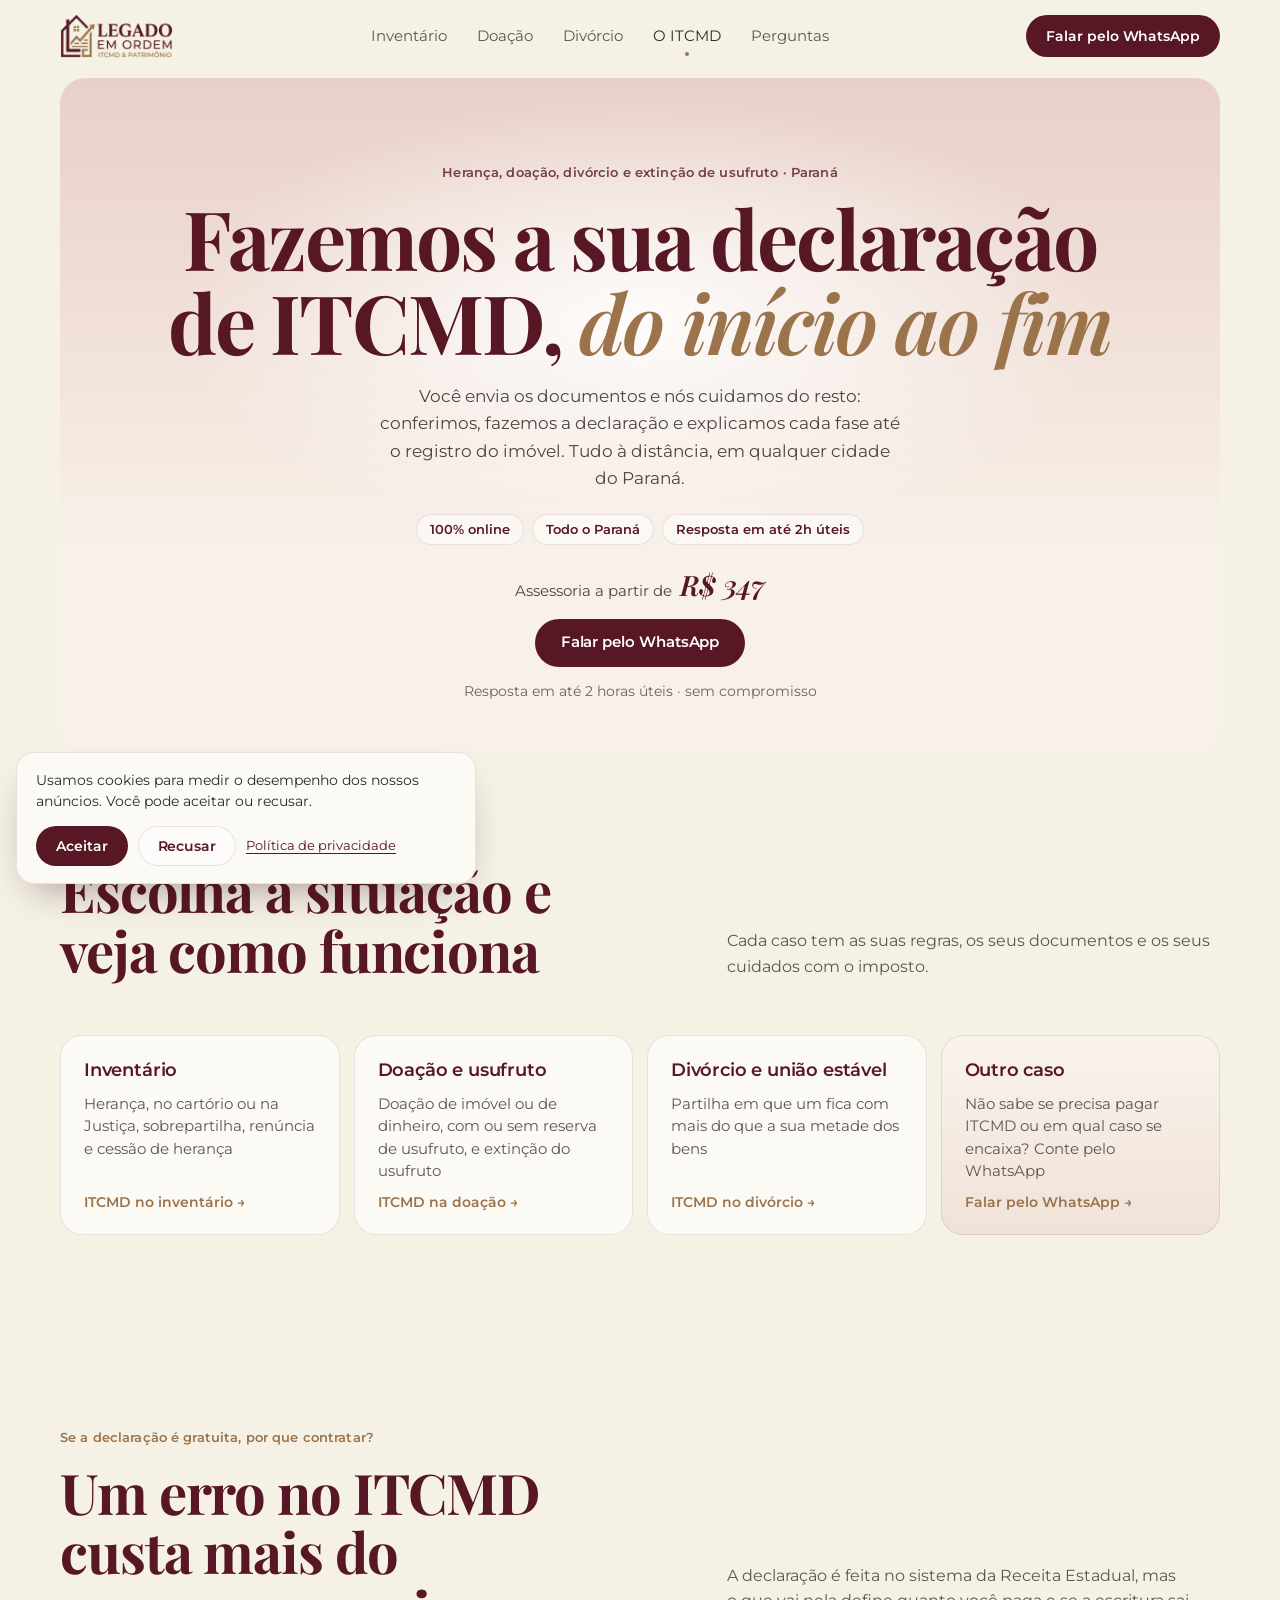
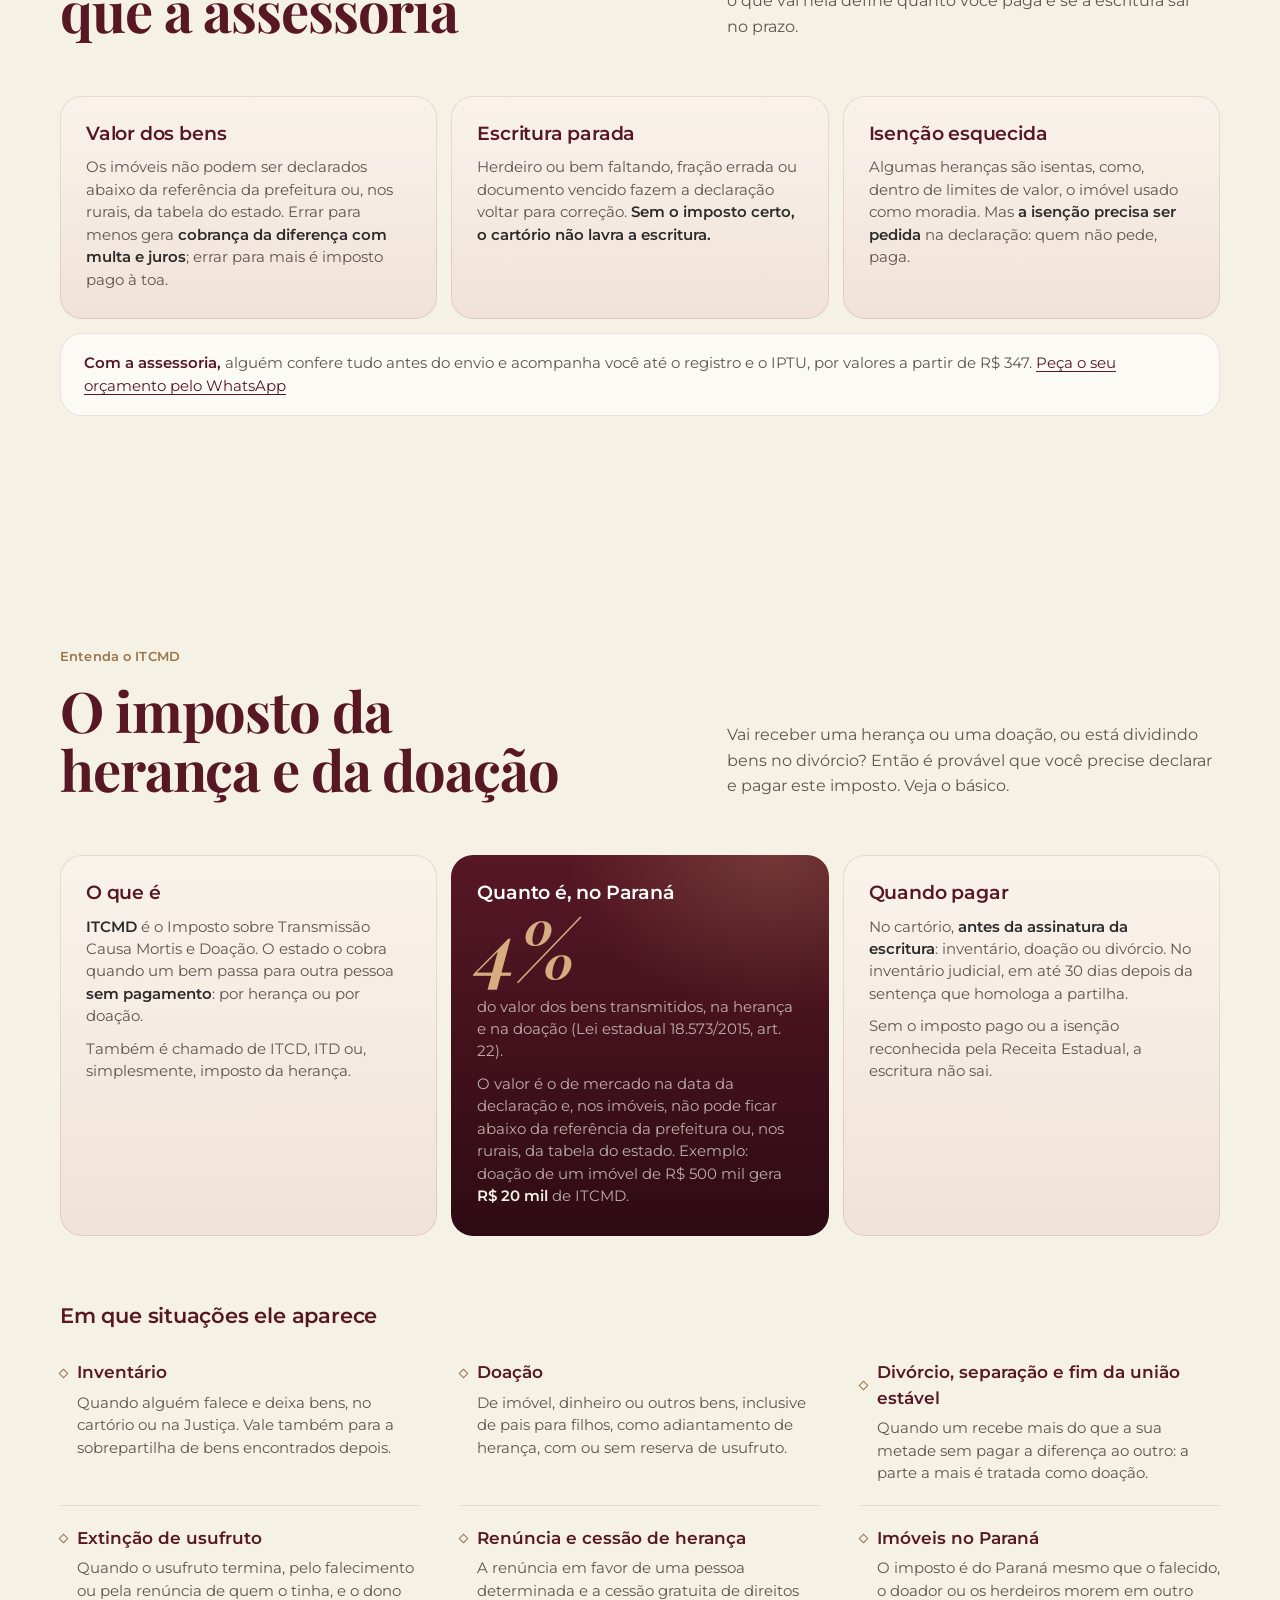
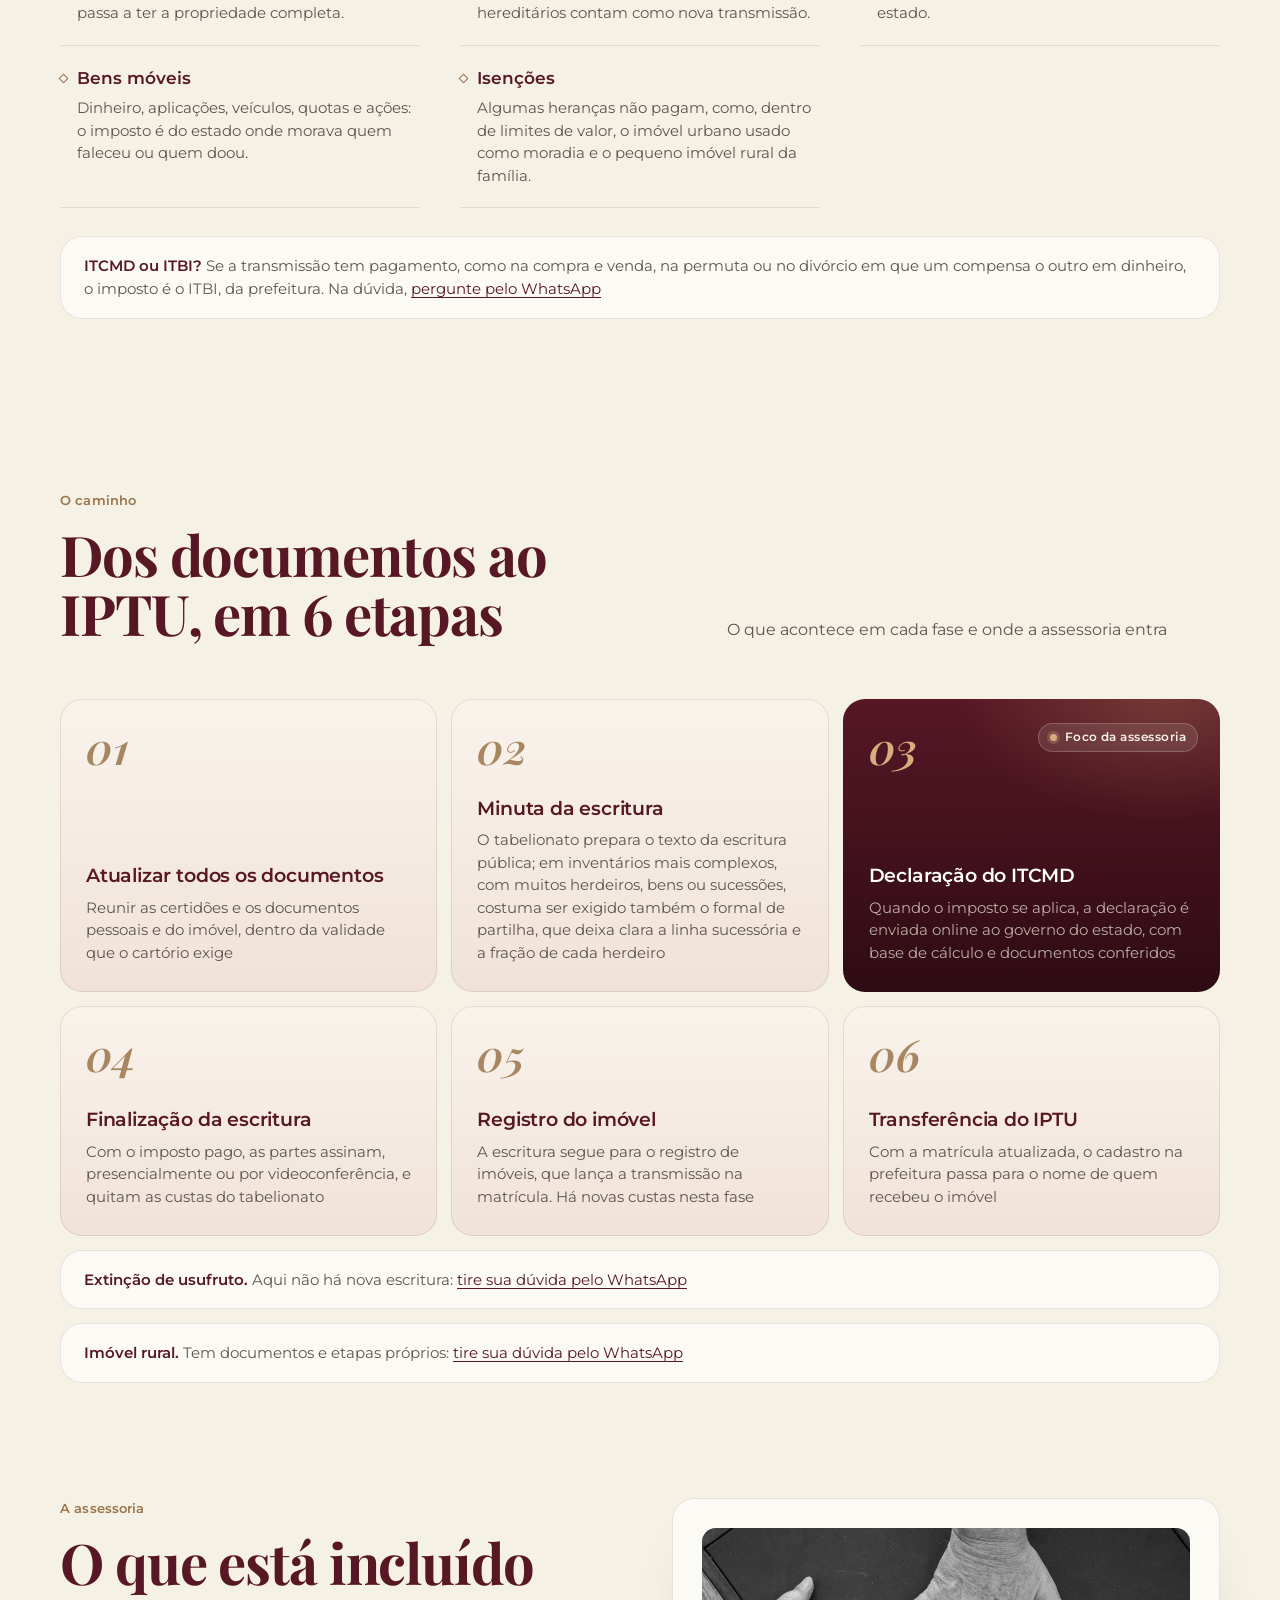
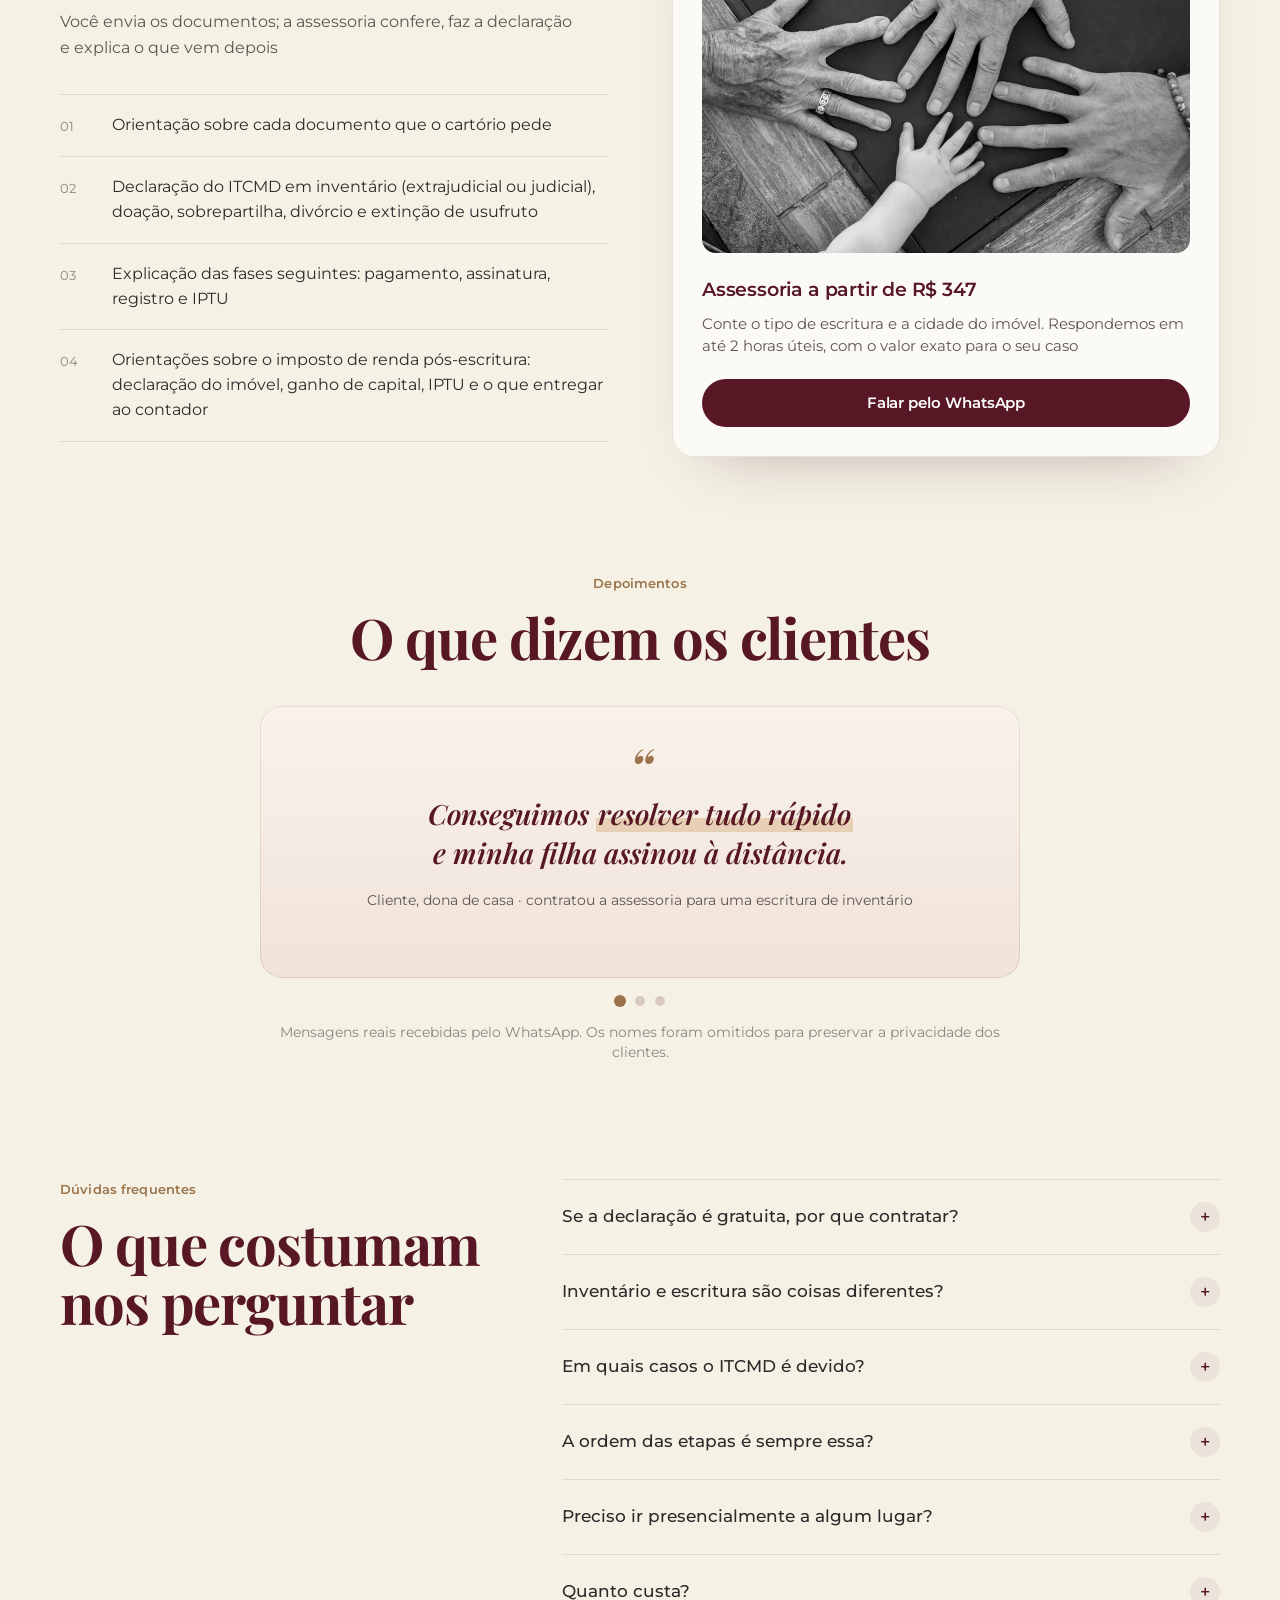
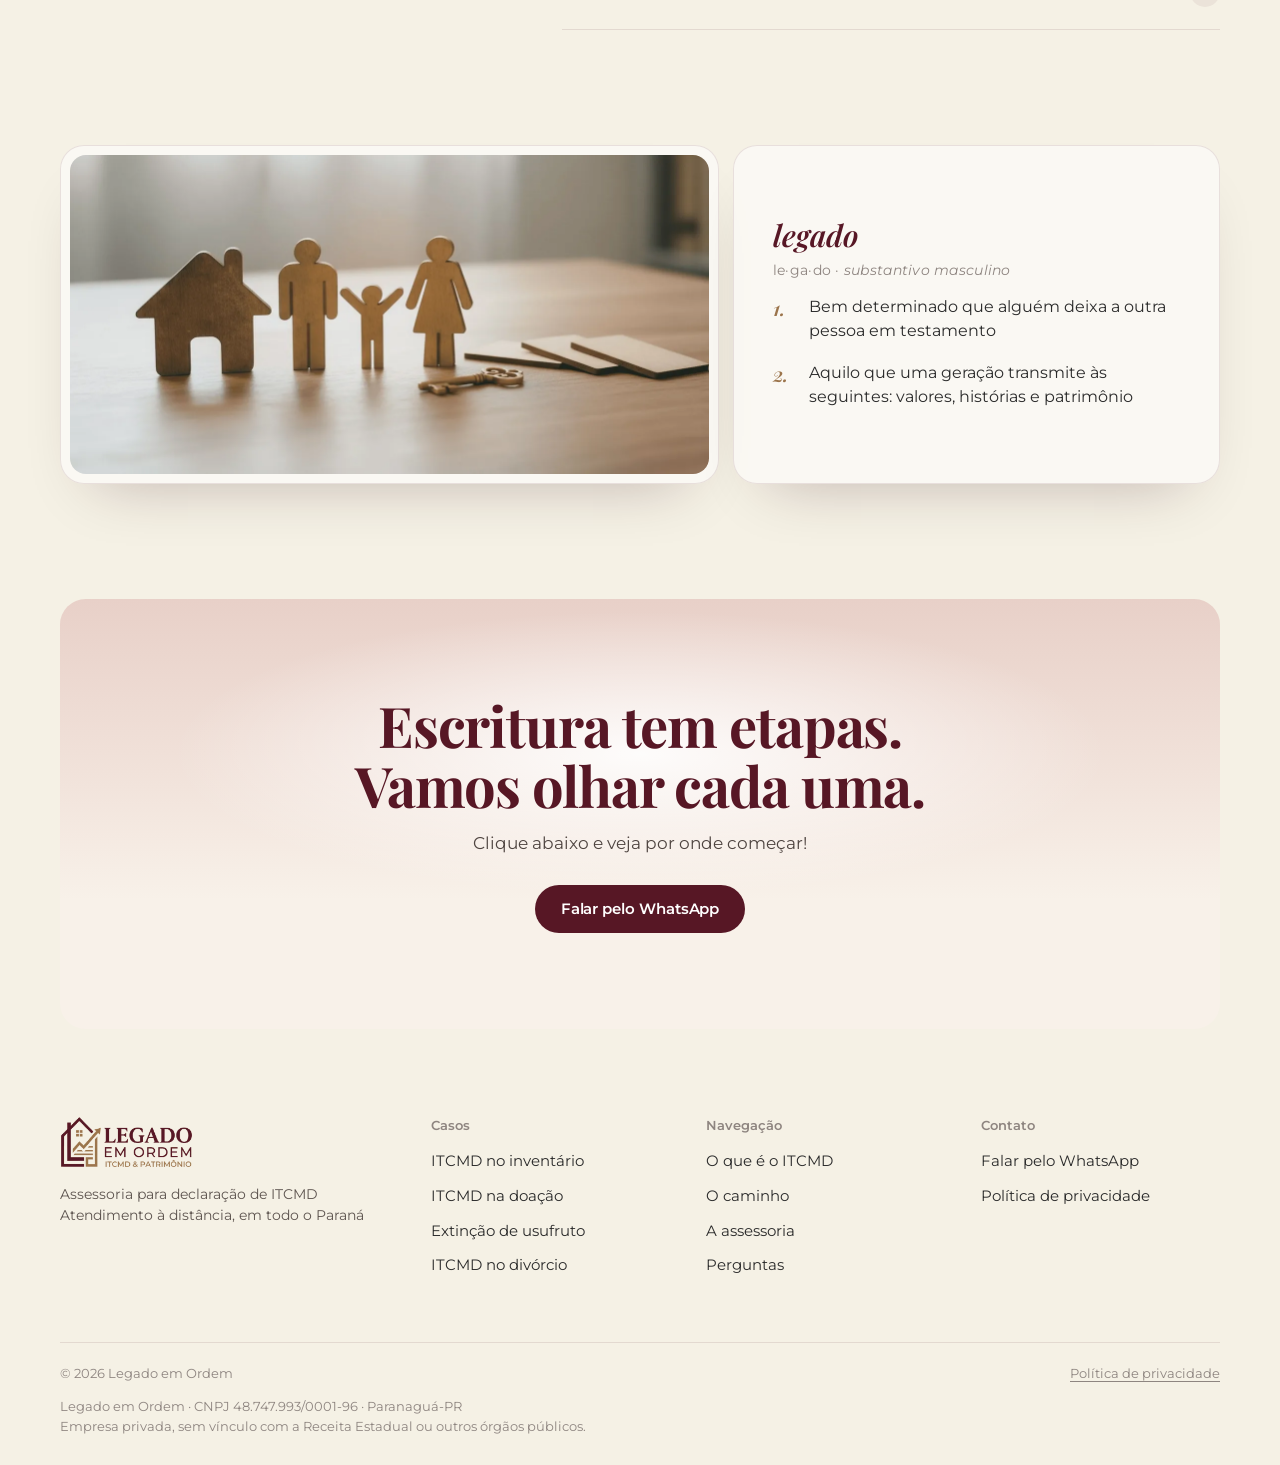
<file: index.html>
<!doctype html>
<!-- Legado em Ordem · site v4 · design system inspirado em "Lilac Meadow / rose", vestido com a marca · 2026-10-26 -->
<html lang="pt-BR">
<head>
<meta charset="utf-8">
<meta name="viewport" content="width=device-width, initial-scale=1, viewport-fit=cover">
<title>Legado em Ordem — Declaração de ITCMD no Paraná</title>
<meta name="description" content="Fazemos a sua declaração de ITCMD no Paraná: inventário, doação, extinção de usufruto e divórcio, à distância. Assessoria a partir de R$ 347, resposta em até 2h úteis.">
<link rel="canonical" href="https://legadoemordem.com.br/">
<meta property="og:title" content="Legado em Ordem — ITCMD & Patrimônio">
<meta property="og:description" content="Assessoria para declaração de ITCMD no Paraná.">
<meta name="theme-color" content="#F5F1E5">
<link rel="icon" type="image/png" sizes="32x32" href="/favicon-32.png">
<link rel="apple-touch-icon" sizes="180x180" href="/apple-touch-icon.png">
<link rel="preconnect" href="https://fonts.googleapis.com">
<link rel="preconnect" href="https://fonts.gstatic.com" crossorigin>
<link href="https://fonts.googleapis.com/css2?family=Montserrat:wght@400;500;600;700&family=Playfair+Display:ital,wght@0,600;0,700;1,600&display=swap" rel="stylesheet">
<link rel="stylesheet" href="estilo.css">
</head>
<body>
<header class="nav" id="nav"><div class="wrap navin">
  <a class="marca" href="#inicio" aria-label="Legado em Ordem, início"><img src="img/logo.webp" alt="Legado em Ordem · ITCMD &amp; Patrimônio" width="480" height="187"></a>
  <nav class="links" aria-label="Menu principal">
    <a class="link" href="inventario/">Inventário</a><a class="link" href="doacao/">Doação</a><a class="link" href="divorcio/">Divórcio</a><a class="link" href="#itcmd">O ITCMD</a><a class="link" href="#perguntas">Perguntas</a>
  </nav>
  <a class="btn" href="https://wa.me/legado.em.ordem?text=Ol%C3%A1%21%20Vim%20pelo%20site%20Legado%20em%20Ordem%20e%20gostaria%20de%20um%20or%C3%A7amento%20para%20a%20declara%C3%A7%C3%A3o%20de%20ITCMD." target="_blank" rel="noopener" data-whatsapp>Falar pelo WhatsApp</a>
  <details class="menu-m"><summary aria-label="Abrir menu"><span></span></summary>
    <nav aria-label="Menu"><a href="inventario/">ITCMD no inventário</a><a href="doacao/">ITCMD na doação</a><a href="divorcio/">ITCMD no divórcio</a><a href="#itcmd">O que é o ITCMD</a><a href="#caminho">O caminho</a><a href="#perguntas">Perguntas</a></nav>
  </details>
</div></header>

<main id="inicio">
<section class="hero"><div class="wrap"><div class="stage topo">
  <p class="kicker rv">Herança, doação, divórcio e extinção de usufruto · Paraná</p>
  <h1 class="rv">Fazemos a sua declaração de ITCMD, <em>do início ao fim</em></h1>
  <p class="lede rv">Você envia os documentos e nós cuidamos do resto: conferimos, fazemos a declaração e explicamos cada fase até o registro do imóvel. Tudo à distância, em qualquer cidade do Paraná.</p>
  <ul class="selos rv"><li>100% online</li><li>Todo o Paraná</li><li>Resposta em até 2h úteis</li></ul>
  <p class="preco rv">Assessoria a partir de <b>R$&nbsp;347</b></p>
  <div class="acoes rv">
    <a class="btn" href="https://wa.me/legado.em.ordem?text=Ol%C3%A1%21%20Vim%20pelo%20site%20Legado%20em%20Ordem%20e%20gostaria%20de%20um%20or%C3%A7amento%20para%20a%20declara%C3%A7%C3%A3o%20de%20ITCMD." target="_blank" rel="noopener" data-whatsapp>Falar pelo WhatsApp</a>
  </div>
  <p class="micro rv">Resposta em até 2 horas úteis · sem compromisso</p>
</div></div></section>

<section class="sec curta" id="casos"><div class="wrap">
  <div class="intro rv">
    <div><p class="kicker">Qual é o seu caso?</p><h2 class="h2">Escolha a situação e veja como funciona</h2></div>
    <p class="lede">Cada caso tem as suas regras, os seus documentos e os seus cuidados com o imposto.</p>
  </div>
  <ul class="casos">
    <li class="rv"><a href="inventario/"><h3>Inventário</h3><p>Herança, no cartório ou na Justiça, sobrepartilha, renúncia e cessão de herança</p><span class="ir">ITCMD no inventário</span></a></li>
    <li class="rv"><a href="doacao/"><h3>Doação e usufruto</h3><p>Doação de imóvel ou de dinheiro, com ou sem reserva de usufruto, e extinção do usufruto</p><span class="ir">ITCMD na doação</span></a></li>
    <li class="rv"><a href="divorcio/"><h3>Divórcio e união estável</h3><p>Partilha em que um fica com mais do que a sua metade dos bens</p><span class="ir">ITCMD no divórcio</span></a></li>
    <li class="rv outro"><a href="https://wa.me/legado.em.ordem?text=Ol%C3%A1%21%20Vim%20pelo%20site%20Legado%20em%20Ordem%20e%20gostaria%20de%20um%20or%C3%A7amento%20para%20a%20declara%C3%A7%C3%A3o%20de%20ITCMD." target="_blank" rel="noopener" data-whatsapp><h3>Outro caso</h3><p>Não sabe se precisa pagar ITCMD ou em qual caso se encaixa? Conte pelo WhatsApp</p><span class="ir">Falar pelo WhatsApp</span></a></li>
  </ul>
</div></section>

<section class="sec curta" id="por-que"><div class="wrap">
  <div class="intro rv">
    <div><p class="kicker">Se a declaração é gratuita, por que contratar?</p><h2 class="h2">Um erro no ITCMD custa mais do que a assessoria</h2></div>
    <p class="lede">A declaração é feita no sistema da Receita Estadual, mas o que vai nela define quanto você paga e se a escritura sai no prazo.</p>
  </div>
  <ul class="itc-base">
    <li class="rv"><h3>Valor dos bens</h3><p>Os imóveis não podem ser declarados abaixo da referência da prefeitura ou, nos rurais, da tabela do estado. Errar para menos gera <b>cobrança da diferença com multa e juros</b>; errar para mais é imposto pago à toa.</p></li>
    <li class="rv"><h3>Escritura parada</h3><p>Herdeiro ou bem faltando, fração errada ou documento vencido fazem a declaração voltar para correção. <b>Sem o imposto certo, o cartório não lavra a escritura.</b></p></li>
    <li class="rv"><h3>Isenção esquecida</h3><p>Algumas heranças são isentas, como, dentro de limites de valor, o imóvel usado como moradia. Mas <b>a isenção precisa ser pedida</b> na declaração: quem não pede, paga.</p></li>
  </ul>
  <p class="bento-nota rv"><b>Com a assessoria,</b> alguém confere tudo antes do envio e acompanha você até o registro e o IPTU, por valores a partir de R$&nbsp;347. <a href="https://wa.me/legado.em.ordem?text=Ol%C3%A1%21%20Vim%20pelo%20site%20Legado%20em%20Ordem%20e%20gostaria%20de%20um%20or%C3%A7amento%20para%20a%20declara%C3%A7%C3%A3o%20de%20ITCMD." target="_blank" rel="noopener" data-whatsapp style="color:var(--marsala);text-decoration:underline;text-underline-offset:3px">Peça o seu orçamento pelo WhatsApp</a></p>
</div></section>

<section class="sec itc" id="itcmd"><div class="wrap">
  <div class="intro rv">
    <div><p class="kicker">Entenda o ITCMD</p><h2 class="h2">O imposto da herança e da doação</h2></div>
    <p class="lede">Vai receber uma herança ou uma doação, ou está dividindo bens no divórcio? Então é provável que você precise declarar e pagar este imposto. Veja o básico.</p>
  </div>
  <ul class="itc-base">
    <li class="rv"><h3>O que é</h3><p><b>ITCMD</b> é o Imposto sobre Transmissão Causa Mortis e Doação. O estado o cobra quando um bem passa para outra pessoa <b>sem pagamento</b>: por herança ou por doação.</p><p>Também é chamado de ITCD, ITD ou, simplesmente, imposto da herança.</p></li>
    <li class="rv foco"><h3>Quanto é, no Paraná</h3><span class="itc-num">4%</span><p>do valor dos bens transmitidos, na herança e na doação (Lei estadual 18.573/2015, art. 22).</p><p>O valor é o de mercado na data da declaração e, nos imóveis, não pode ficar abaixo da referência da prefeitura ou, nos rurais, da tabela do estado. Exemplo: doação de um imóvel de R$&nbsp;500&nbsp;mil gera <b>R$&nbsp;20&nbsp;mil</b> de ITCMD.</p></li>
    <li class="rv"><h3>Quando pagar</h3><p>No cartório, <b>antes da assinatura da escritura</b>: inventário, doação ou divórcio. No inventário judicial, em até 30 dias depois da sentença que homologa a partilha.</p><p>Sem o imposto pago ou a isenção reconhecida pela Receita Estadual, a escritura não sai.</p></li>
  </ul>

  <h3 class="itc-sub rv">Em que situações ele aparece</h3>
  <ul class="itc-casos rv">
    <li><h4>Inventário</h4><p>Quando alguém falece e deixa bens, no cartório ou na Justiça. Vale também para a sobrepartilha de bens encontrados depois.</p></li>
    <li><h4>Doação</h4><p>De imóvel, dinheiro ou outros bens, inclusive de pais para filhos, como adiantamento de herança, com ou sem reserva de usufruto.</p></li>
    <li><h4>Divórcio, separação e fim da união estável</h4><p>Quando um recebe mais do que a sua metade sem pagar a diferença ao outro: a parte a mais é tratada como doação.</p></li>
    <li><h4>Extinção de usufruto</h4><p>Quando o usufruto termina, pelo falecimento ou pela renúncia de quem o tinha, e o dono passa a ter a propriedade completa.</p></li>
    <li><h4>Renúncia e cessão de herança</h4><p>A renúncia em favor de uma pessoa determinada e a cessão gratuita de direitos hereditários contam como nova transmissão.</p></li>
    <li><h4>Imóveis no Paraná</h4><p>O imposto é do Paraná mesmo que o falecido, o doador ou os herdeiros morem em outro estado.</p></li>
    <li><h4>Bens móveis</h4><p>Dinheiro, aplicações, veículos, quotas e ações: o imposto é do estado onde morava quem faleceu ou quem doou.</p></li>
    <li><h4>Isenções</h4><p>Algumas heranças não pagam, como, dentro de limites de valor, o imóvel urbano usado como moradia e o pequeno imóvel rural da família.</p></li>
  </ul>

  <p class="bento-nota rv"><b>ITCMD ou ITBI?</b> Se a transmissão tem pagamento, como na compra e venda, na permuta ou no divórcio em que um compensa o outro em dinheiro, o imposto é o ITBI, da prefeitura. Na dúvida, <a href="https://wa.me/legado.em.ordem?text=Ol%C3%A1%21%20Vim%20pelo%20site%20Legado%20em%20Ordem%20e%20gostaria%20de%20um%20or%C3%A7amento%20para%20a%20declara%C3%A7%C3%A3o%20de%20ITCMD." target="_blank" rel="noopener" data-whatsapp style="color:var(--marsala);text-decoration:underline;text-underline-offset:3px">pergunte pelo WhatsApp</a></p>
  <p class="micro rv">Regras do Paraná em vigor em novembro de 2026. A reforma tributária (Lei Complementar 227/2026) exige que os estados passem a cobrar alíquotas progressivas, então o percentual do Paraná pode mudar.</p>
</div></section>

<section class="sec" id="caminho" style="padding-top:0"><div class="wrap">
  <div class="intro rv">
    <div><p class="kicker">O caminho</p><h2 class="h2">Dos documentos ao IPTU, em 6 etapas</h2></div>
    <p class="lede">O que acontece em cada fase e onde a assessoria entra</p>
  </div>
  <ol class="bento">
    <li class="rv"><div><h3>Atualizar todos os documentos</h3><p>Reunir as certidões e os documentos pessoais e do imóvel, dentro da validade que o cartório exige</p></div></li>
    <li class="rv"><div><h3>Minuta da escritura</h3><p>O tabelionato prepara o texto da escritura pública; em inventários mais complexos, com muitos herdeiros, bens ou sucessões, costuma ser exigido também o formal de partilha, que deixa clara a linha sucessória e a fração de cada herdeiro</p></div></li>
    <li class="rv foco"><span class="pilula">Foco da assessoria</span><div><h3>Declaração do ITCMD</h3><p>Quando o imposto se aplica, a declaração é enviada online ao governo do estado, com base de cálculo e documentos conferidos</p></div></li>
    <li class="rv"><div><h3>Finalização da escritura</h3><p>Com o imposto pago, as partes assinam, presencialmente ou por videoconferência, e quitam as custas do tabelionato</p></div></li>
    <li class="rv"><div><h3>Registro do imóvel</h3><p>A escritura segue para o registro de imóveis, que lança a transmissão na matrícula. Há novas custas nesta fase</p></div></li>
    <li class="rv"><div><h3>Transferência do IPTU</h3><p>Com a matrícula atualizada, o cadastro na prefeitura passa para o nome de quem recebeu o imóvel</p></div></li>
  </ol>
  <p class="bento-nota rv"><b>Extinção de usufruto.</b> Aqui não há nova escritura: <a href="https://wa.me/legado.em.ordem?text=Ol%C3%A1%21%20Vim%20pelo%20site%20Legado%20em%20Ordem%20e%20gostaria%20de%20um%20or%C3%A7amento%20para%20a%20declara%C3%A7%C3%A3o%20de%20ITCMD." target="_blank" rel="noopener" data-whatsapp style="color:var(--marsala);text-decoration:underline;text-underline-offset:3px">tire sua dúvida pelo WhatsApp</a></p>
  <p class="bento-nota rv"><b>Imóvel rural.</b> Tem documentos e etapas próprios: <a href="https://wa.me/legado.em.ordem?text=Ol%C3%A1%21%20Vim%20pelo%20site%20Legado%20em%20Ordem%20e%20gostaria%20de%20um%20or%C3%A7amento%20para%20a%20declara%C3%A7%C3%A3o%20de%20ITCMD." target="_blank" rel="noopener" data-whatsapp style="color:var(--marsala);text-decoration:underline;text-underline-offset:3px">tire sua dúvida pelo WhatsApp</a></p>
</div></section>

<section class="sec" id="assessoria" style="padding-top:0"><div class="wrap duas">
  <div class="rv">
    <p class="kicker">A assessoria</p>
    <h2 class="h2">O que está incluído</h2>
    <p class="lede" style="margin-top:18px">Você envia os documentos; a assessoria confere, faz a declaração e explica o que vem depois</p>
    <ol class="lista">
      <li>Orientação sobre cada documento que o cartório pede</li>
      <li>Declaração do ITCMD em inventário (extrajudicial ou judicial), doação, sobrepartilha, divórcio e extinção de usufruto</li>
      <li>Explicação das fases seguintes: pagamento, assinatura, registro e IPTU</li>
      <li>Orientações sobre o imposto de renda pós-escritura: declaração do imóvel, ganho de capital, IPTU e o que entregar ao contador</li>
    </ol>
  </div>
  <aside class="cartao rv">
    <img src="img/maos-geracoes.webp" alt="Mãos de quatro gerações de uma família, da mais idosa à de um bebê, lado a lado sobre uma mesa" width="900" height="600">
    <h3>Assessoria a partir de R$&nbsp;347</h3>
    <p>Conte o tipo de escritura e a cidade do imóvel. Respondemos em até 2 horas úteis, com o valor exato para o seu caso</p>
    <a class="btn" href="https://wa.me/legado.em.ordem?text=Ol%C3%A1%21%20Vim%20pelo%20site%20Legado%20em%20Ordem%20e%20gostaria%20de%20um%20or%C3%A7amento%20para%20a%20declara%C3%A7%C3%A3o%20de%20ITCMD." target="_blank" rel="noopener" data-whatsapp>Falar pelo WhatsApp</a>
  </aside>
</div></section>

<section class="sec" id="calculadora" style="padding-top:0" hidden><div class="wrap"><div class="escuro rv">
  <div>
    <p class="kicker">Calculadora gratuita</p>
    <h2 class="h2">Em breve: simule o ITCMD e as custas do seu caso</h2>
    <p class="lede">Estamos preparando uma calculadora para você estimar o imposto e as custas do cartório.</p>
  </div>
  <div class="em-breve">
    <p>Enquanto isso, conte o seu caso pelo WhatsApp: o tipo de escritura e a cidade do imóvel.</p>
    <a class="btn ouro" href="https://wa.me/legado.em.ordem?text=Ol%C3%A1%21%20Vim%20pelo%20site%20Legado%20em%20Ordem%20e%20gostaria%20de%20um%20or%C3%A7amento%20para%20a%20declara%C3%A7%C3%A3o%20de%20ITCMD." target="_blank" rel="noopener" data-whatsapp>Falar pelo WhatsApp</a>
  </div>
</div></div></section>

<section class="sec" id="artigos" style="padding-top:0" hidden><div class="wrap">
  <div class="intro rv">
    <div><p class="kicker">Artigos</p><h2 class="h2">Para ler com calma</h2></div>
  </div>
  <ul class="artigos">
    <li class="rv"><img src="img/artigo-assinatura.webp" alt="Duas pessoas assinando documentos sobre uma mesa" width="640" height="427"><div class="txt"><h3>Inventário, doação, sobrepartilha e divórcio: o que muda em cada escritura</h3><span class="breve">Em breve</span></div></li>
    <li class="rv"><img src="img/artigo-araucaria.webp" alt="Araucária recortada contra o pôr do sol" width="640" height="427"><div class="txt"><h3>Herdou um imóvel no Paraná? Os primeiros passos</h3><span class="breve">Em breve</span></div></li>
    <li class="rv"><img src="img/artigo-calculadora.webp" alt="Miniatura de casa ao lado de uma calculadora e de uma caneta" width="640" height="427"><div class="txt"><h3>Vão aumentar o ITCMD no Paraná?</h3><span class="breve">Em breve</span></div></li>
    <li class="rv"><img src="img/artigo-caneta.webp" alt="Caneta-tinteiro sobre uma folha escrita à mão" width="640" height="427"><div class="txt"><h3>Depois da escritura: o registro no cartório de imóveis</h3><span class="breve">Em breve</span></div></li>
  </ul>
</div></section>

<section class="sec" id="depoimentos" style="padding-top:0"><div class="wrap"><div class="depo rv">
  <p class="kicker">Depoimentos</p>
  <h2 class="h2">O que dizem os clientes</h2>
  <ul class="depo-trilho" id="depo-trilho" aria-label="Depoimentos de clientes">
    <li><figure><blockquote><p>Conseguimos <mark>resolver tudo rápido</mark> e minha filha assinou à distância.</p></blockquote><figcaption>Cliente, dona de casa · contratou a assessoria para uma escritura de inventário</figcaption></figure></li>
    <li><figure><blockquote><p>Você é <mark>a melhor</mark>! Muito obrigado pelos teus serviços.</p></blockquote><figcaption>Cliente, advogado · contratou a assessoria para uma escritura de permuta</figcaption></figure></li>
    <li><figure><blockquote><p>Parabéns… você é <mark>super diligente e competente</mark>. Vou precisar agendar uma outra missão.</p></blockquote><figcaption>Cliente, advogado · contratou a assessoria para uma escritura de cessão de direitos hereditários</figcaption></figure></li>
  </ul>
  <div class="depo-pontos" id="depo-pontos"></div>
  <p class="micro">Mensagens reais recebidas pelo WhatsApp. Os nomes foram omitidos para preservar a privacidade dos clientes.</p>
</div></div></section>

<section class="sec" id="perguntas" style="padding-top:0"><div class="wrap faq-grid">
  <div class="rv"><p class="kicker">Dúvidas frequentes</p><h2 class="h2">O que costumam nos perguntar</h2></div>
  <div class="perguntas rv">
    <details><summary>Se a declaração é gratuita, por que contratar?</summary><p>A assessoria existe para quem precisa transmitir um imóvel, mas não sabe por onde começar e quer ter a segurança de estar fazendo tudo certo, desde o imposto até o registro.</p></details>
    <details><summary>Inventário e escritura são coisas diferentes?</summary><p>No cartório, o inventário é formalizado por escritura pública, o mesmo instrumento usado na doação, na sobrepartilha, no divórcio e na nomeação de inventariante.</p></details>
    <details><summary>Em quais casos o ITCMD é devido?</summary><p>Na doação, na herança, na extinção de usufruto e no divórcio em que um dos cônjuges recebe mais do que a sua metade sem compensação, entre outras situações.</p></details>
    <details><summary>A ordem das etapas é sempre essa?</summary><p>É a sequência mais comum, mas cada tabelionato tem a sua rotina e pode inverter alguma fase.</p></details>
    <details><summary>Preciso ir presencialmente a algum lugar?</summary><p>A assessoria é toda à distância. A assinatura da escritura pode ser realizada pessoalmente ou por videoconferência, nos cartórios que trabalham com o sistema do e-Notariado.</p></details>
    <details><summary>Quanto custa?</summary><p>A assessoria começa em R$&nbsp;347. O valor final depende do número de envolvidos, da quantidade de bens e do que você precisa (caso ainda não tenha todos os documentos, por exemplo). Conte o seu caso pelo WhatsApp e receba o orçamento em até 2 horas úteis.</p></details>
  </div>
</div></section>

<section class="sec" id="legado" style="padding-top:0"><div class="wrap legado-par">
  <figure class="legado-foto rv"><img src="img/hero-casa-familia.webp" alt="Miniaturas de madeira de uma casa e de uma família, ao lado de uma chave antiga" width="1280" height="640" loading="lazy"></figure>
  <div class="verbete-caixa rv">
      <div><p class="palavra">legado</p><p class="verbete">le·ga·do · <i>substantivo masculino</i></p></div>
      <ol class="sentidos">
        <li>Bem determinado que alguém deixa a outra pessoa em testamento</li>
        <li>Aquilo que uma geração transmite às seguintes: valores, histórias e patrimônio</li>
      </ol>
</div></div></section>

<section class="sec" style="padding-top:0;padding-bottom:clamp(24px,3vw,40px)"><div class="wrap"><div class="stage cta rv">
  <h2 class="h2">Escritura tem etapas. Vamos olhar cada uma.</h2>
  <p class="lede">Clique abaixo e veja por onde começar!</p>
  <div class="acoes">
    <a class="btn" href="https://wa.me/legado.em.ordem?text=Ol%C3%A1%21%20Vim%20pelo%20site%20Legado%20em%20Ordem%20e%20gostaria%20de%20um%20or%C3%A7amento%20para%20a%20declara%C3%A7%C3%A3o%20de%20ITCMD." target="_blank" rel="noopener" data-whatsapp>Falar pelo WhatsApp</a>
  </div>
</div></div></section>
</main>

<footer class="rodape"><div class="wrap">
  <div class="rod-topo quatro">
    <div>
      <a class="marca" href="#inicio" aria-label="Legado em Ordem, início"><img src="img/logo.webp" alt="Legado em Ordem" width="480" height="187"></a>
      <p class="rod-txt">Assessoria para declaração de ITCMD<br>Atendimento à distância, em todo o Paraná</p>
    </div>
    <div><h4>Casos</h4><ul><li><a href="inventario/">ITCMD no inventário</a></li><li><a href="doacao/">ITCMD na doação</a></li><li><a href="doacao/#usufruto">Extinção de usufruto</a></li><li><a href="divorcio/">ITCMD no divórcio</a></li></ul></div>
    <div><h4>Navegação</h4><ul><li><a href="#itcmd">O que é o ITCMD</a></li><li><a href="#caminho">O caminho</a></li><li><a href="#assessoria">A assessoria</a></li><li><a href="#perguntas">Perguntas</a></li></ul></div>
    <div><h4>Contato</h4><ul><li><a href="https://wa.me/legado.em.ordem?text=Ol%C3%A1%21%20Vim%20pelo%20site%20Legado%20em%20Ordem%20e%20gostaria%20de%20um%20or%C3%A7amento%20para%20a%20declara%C3%A7%C3%A3o%20de%20ITCMD." target="_blank" rel="noopener" data-whatsapp>Falar pelo WhatsApp</a></li><li><button type="button" class="linkbtn" data-politica>Política de privacidade</button></li></ul></div>
  </div>
  <div class="rod-base"><span>© 2026 Legado em Ordem</span><button type="button" class="linkbtn" data-politica>Política de privacidade</button></div>
  <p class="rod-legal">Legado em Ordem · CNPJ 48.747.993/0001-96 · Paranaguá-PR<br>Empresa privada, sem vínculo com a Receita Estadual ou outros órgãos públicos.</p>
</div></footer>

<div class="fixo"><a class="btn" href="https://wa.me/legado.em.ordem?text=Ol%C3%A1%21%20Vim%20pelo%20site%20Legado%20em%20Ordem%20e%20gostaria%20de%20um%20or%C3%A7amento%20para%20a%20declara%C3%A7%C3%A3o%20de%20ITCMD." target="_blank" rel="noopener" data-whatsapp>Falar pelo WhatsApp</a></div>

<dialog id="politica" aria-labelledby="pol-titulo"><div class="pol">
  <h2 id="pol-titulo">Política de privacidade</h2>
  <p>Como a Legado em Ordem trata os seus dados.</p>
  <h3>Responsável</h3><p>Legado em Ordem, CNPJ 48.747.993/0001-96, Paranaguá-PR.</p>
  <h3>Dados tratados</h3><p>As informações e os documentos que você nos envia ao entrar em contato pelo WhatsApp e dados de navegação coletados pela ferramenta de medição de anúncios do Google: com cookies, se você aceitá-los; sem cookies e sem identificar você, se você recusar ou não responder ao aviso (por exemplo, a página visitada e o clique no botão do WhatsApp).</p>
  <h3>Finalidade</h3><p>Responder ao seu contato, prestar o serviço contratado e medir o desempenho dos anúncios.</p>
  <h3>Base legal</h3><p>Procedimentos preliminares e execução de contrato (Lei 13.709/2018 (LGPD), art. 7º, V), para o atendimento e o serviço; consentimento (art. 7º, I), para os cookies de medição, que você pode recusar no aviso exibido no site; legítimo interesse (art. 7º, IX), para a medição sem cookies dos anúncios.</p>
  <h3>Compartilhamento</h3><p>Os dados não são vendidos nem cedidos para fins comerciais. Quando necessário ao serviço, são compartilhados com a Receita Estadual, o cartório e o registro de imóveis. A ferramenta de medição (Google) trata dados de navegação: com cookies, de quem os aceita; sem cookies, dos demais visitantes.</p>
  <h3>Prazo</h3><p>Os dados são mantidos pelo tempo necessário à finalidade ou ao cumprimento de obrigações legais.</p>
  <h3>Direitos do titular</h3>
  <ul><li>Confirmar se há tratamento e acessar os dados</li><li>Corrigir dados incompletos ou desatualizados</li><li>Pedir a exclusão dos dados, ressalvado o que a lei obriga a guardar</li><li>Revogar o consentimento dado aos cookies</li></ul>
  <p>Pedidos pelo WhatsApp <a href="https://wa.me/legado.em.ordem" target="_blank" rel="noopener">(41) 9 9153-1196</a>.</p>
  <p>Atualizada em 03/11/2026.</p>
  <form method="dialog"><button class="btn sec">Fechar</button></form>
</div></dialog>

<div class="cookies" id="cookies" role="dialog" aria-live="polite" aria-label="Aviso de cookies" hidden>
  <p>Usamos cookies para medir o desempenho dos nossos anúncios. Você pode aceitar ou recusar.</p>
  <div class="acoes-c">
    <button type="button" class="btn" data-cookies="aceito">Aceitar</button>
    <button type="button" class="btn sec" data-cookies="recusado">Recusar</button>
    <button type="button" class="linkbtn" data-politica>Política de privacidade</button>
  </div>
</div>



<script src="site.js"></script>
</body>
</html>
</file>
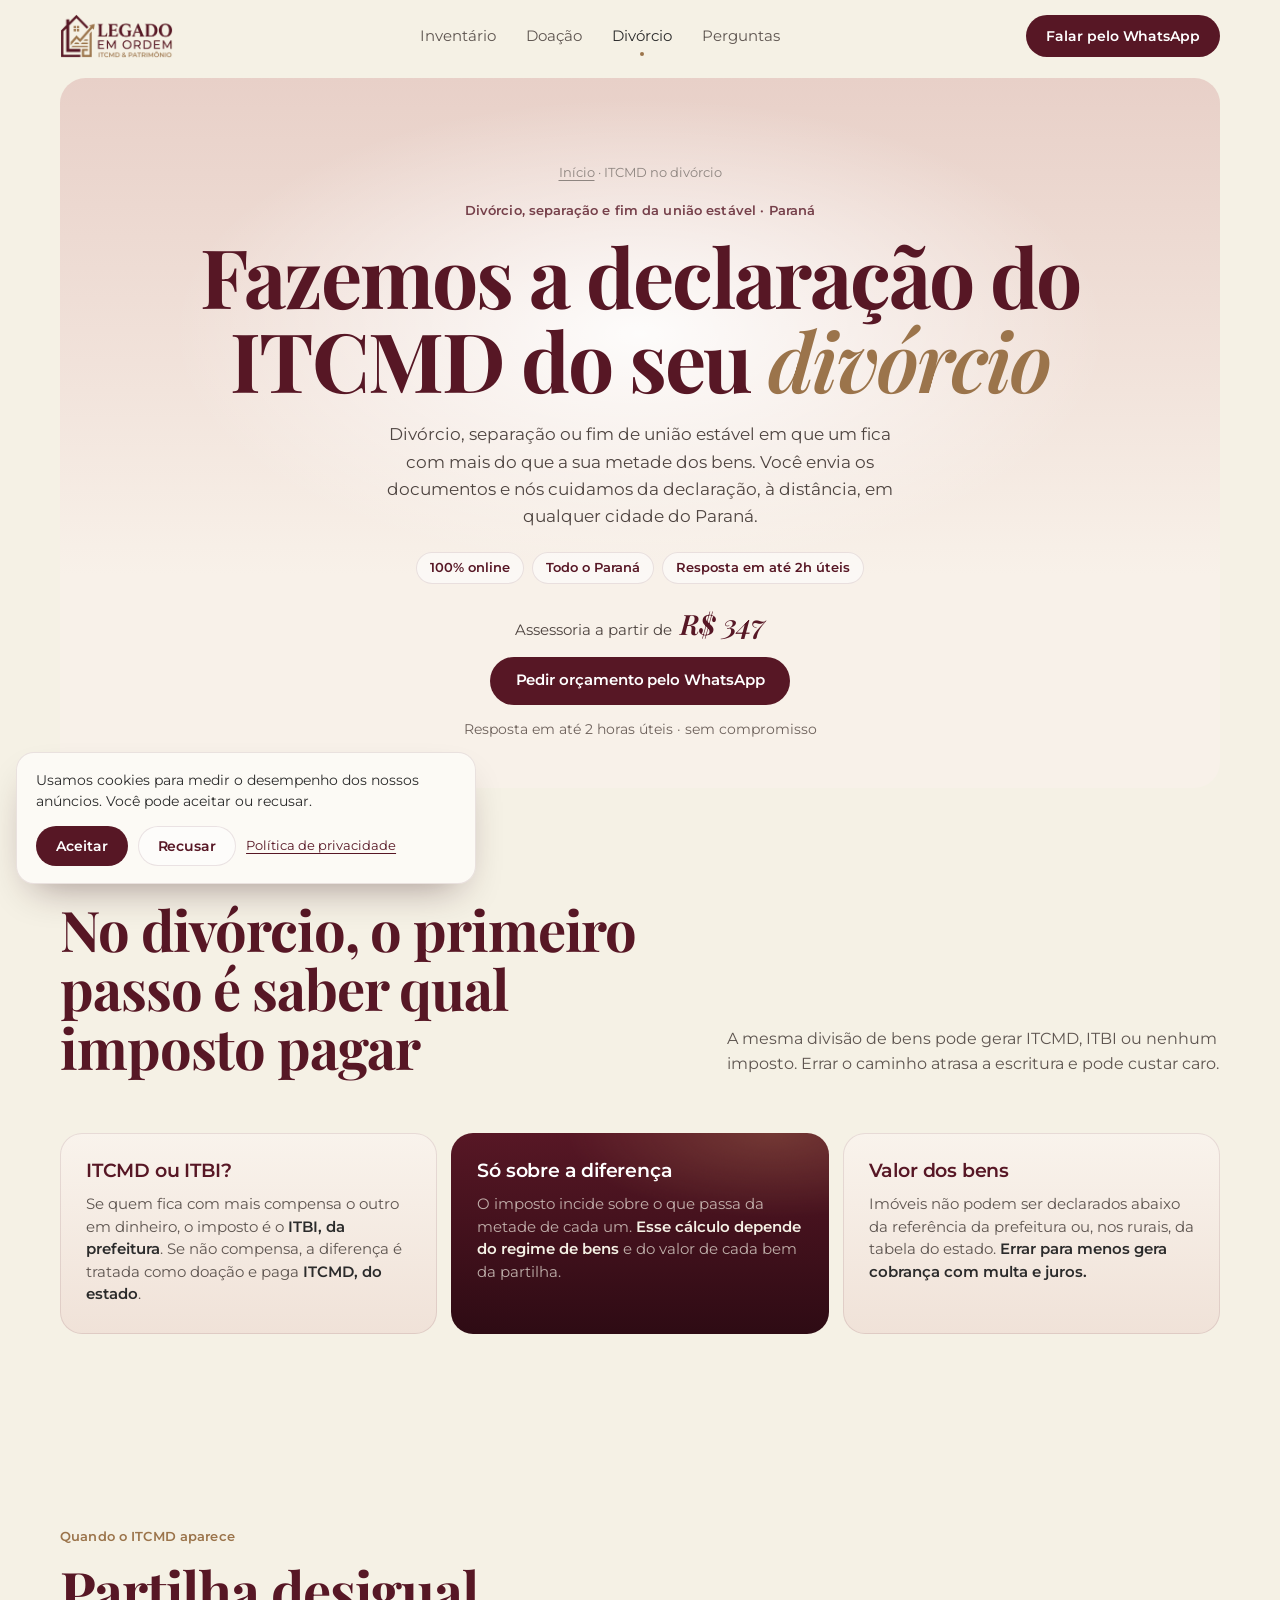
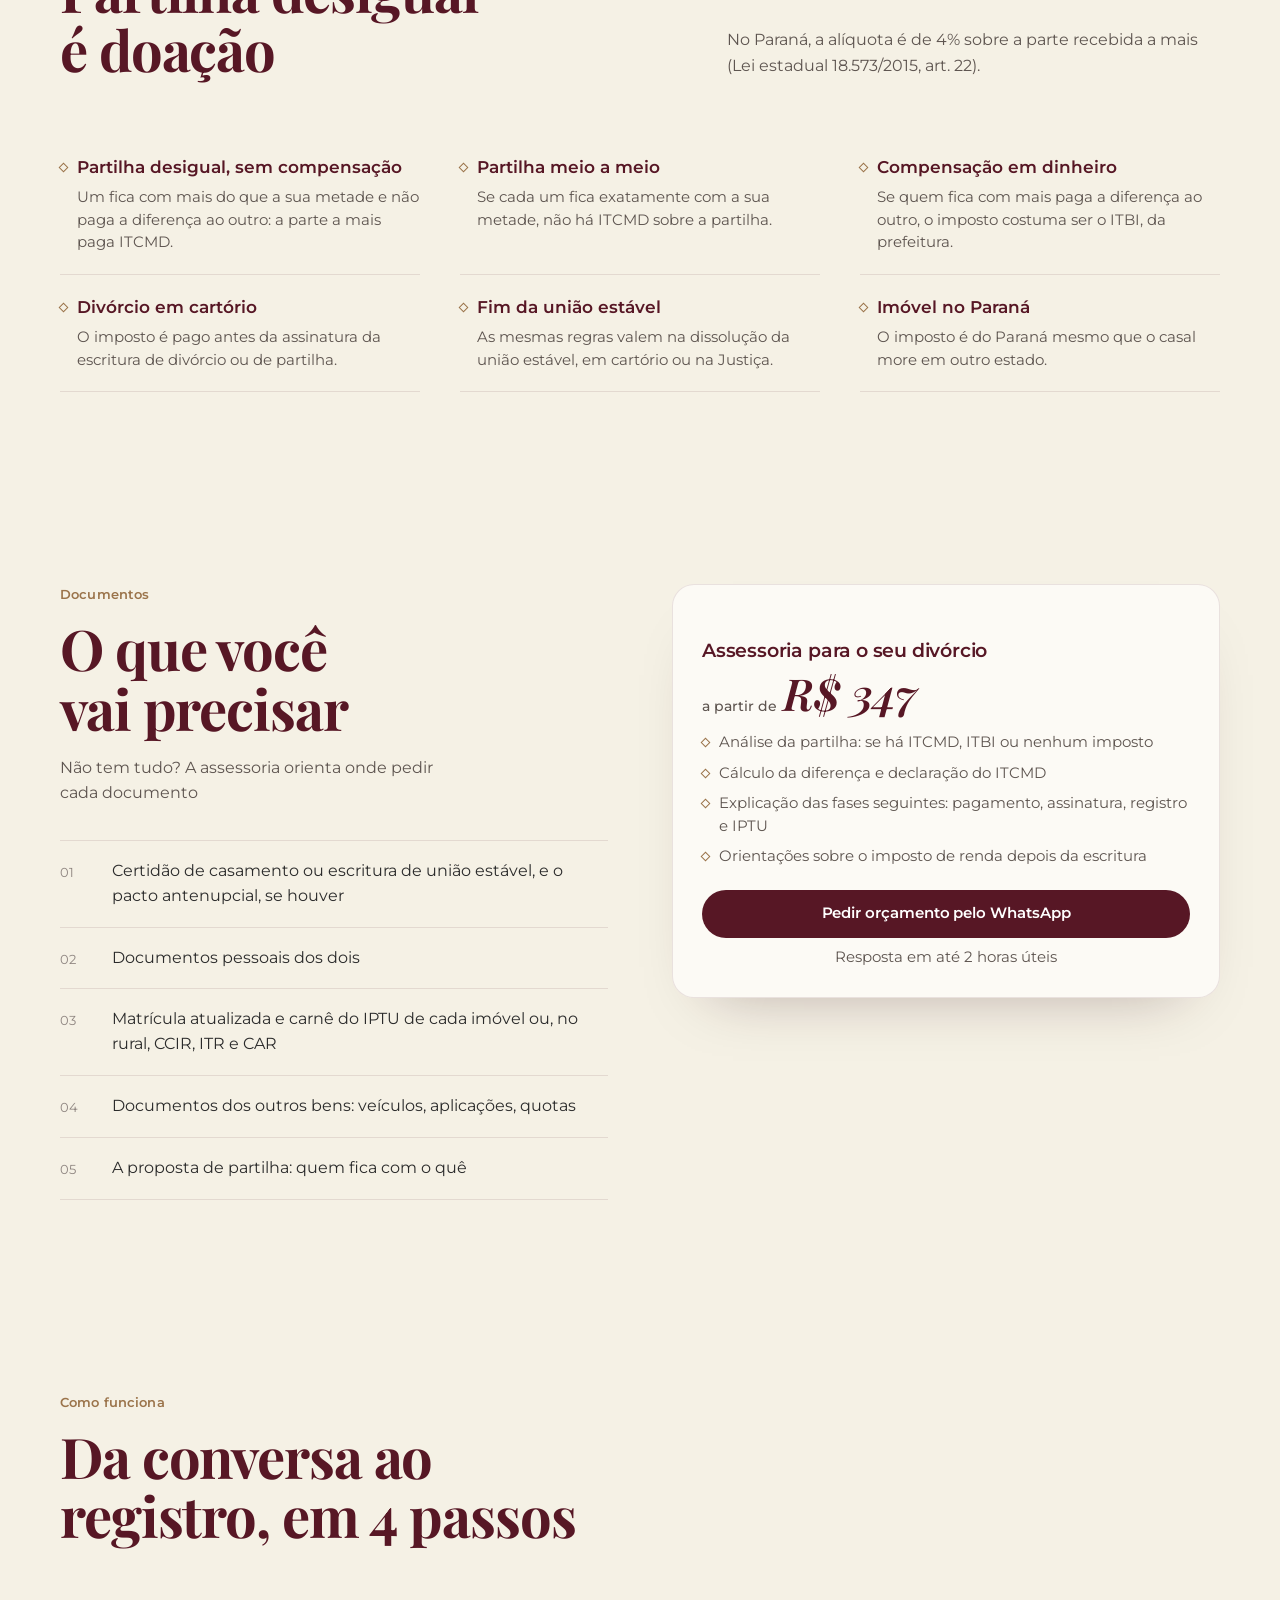
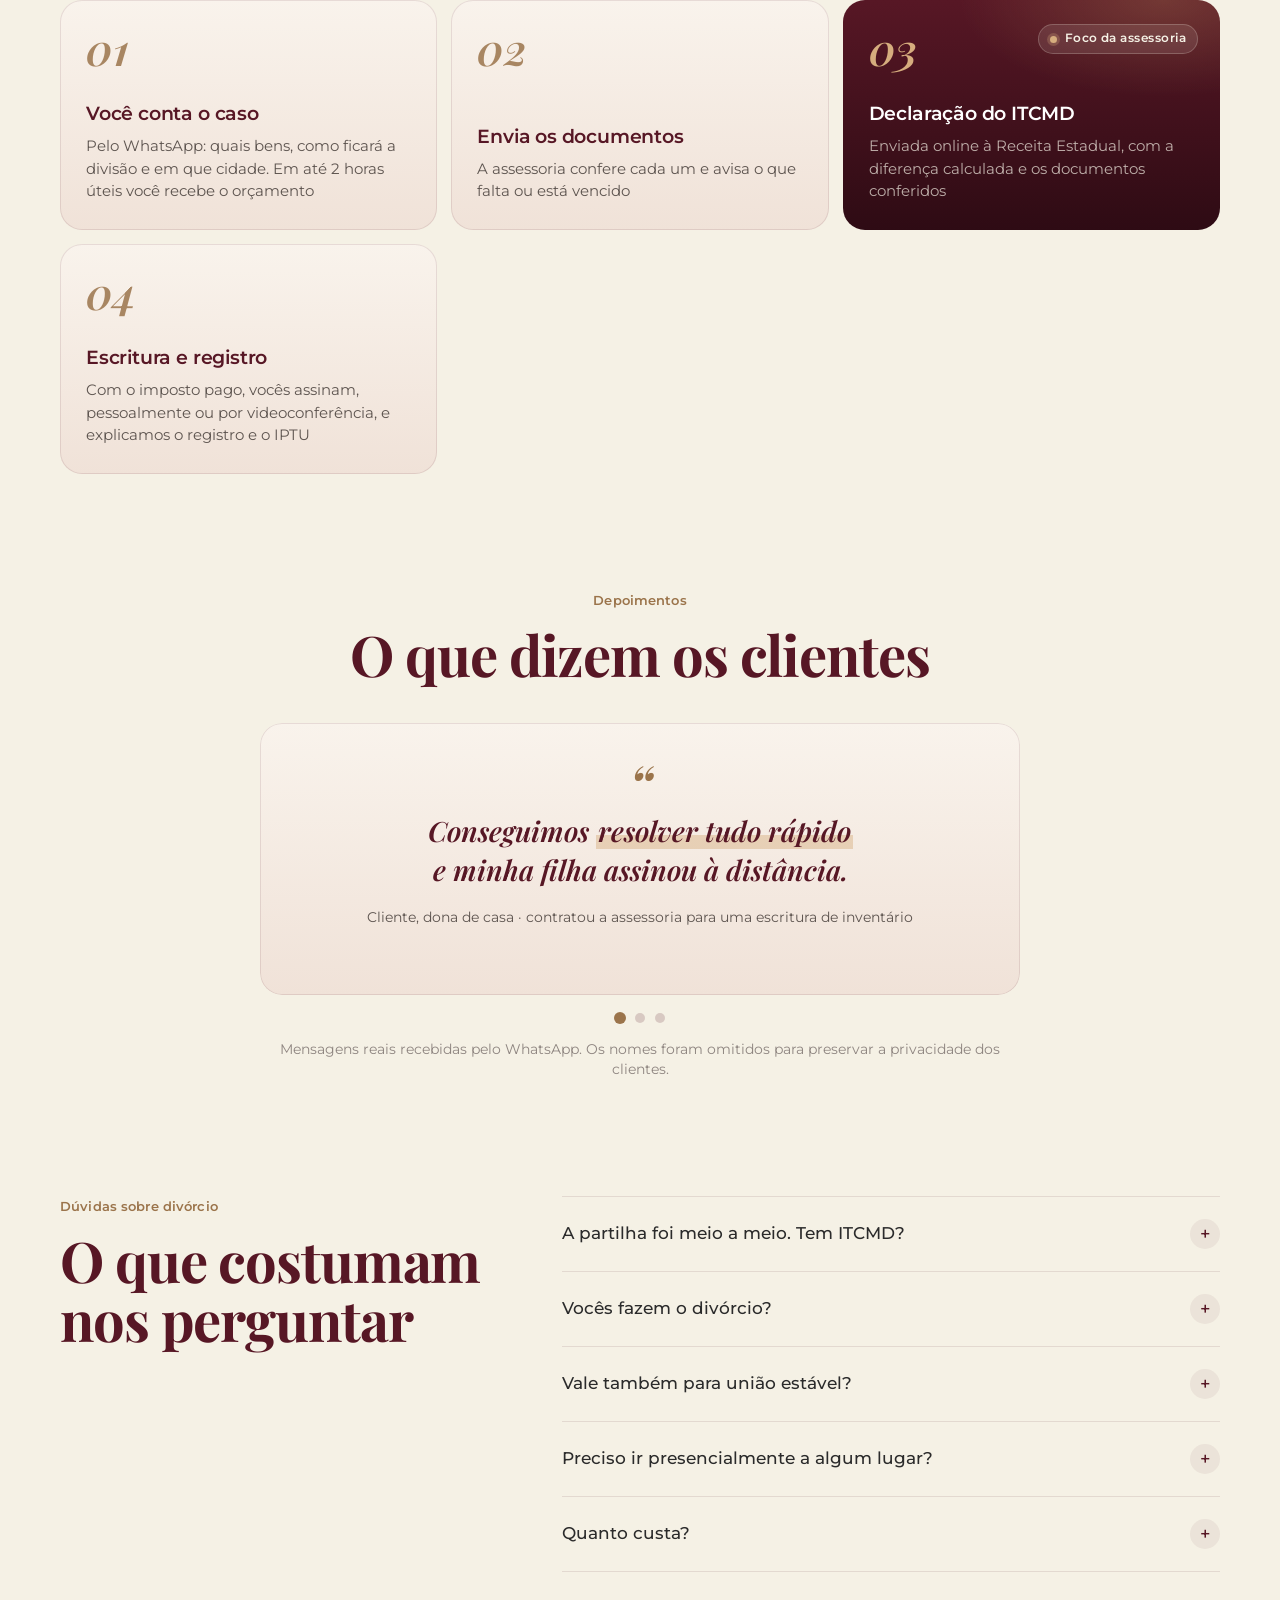
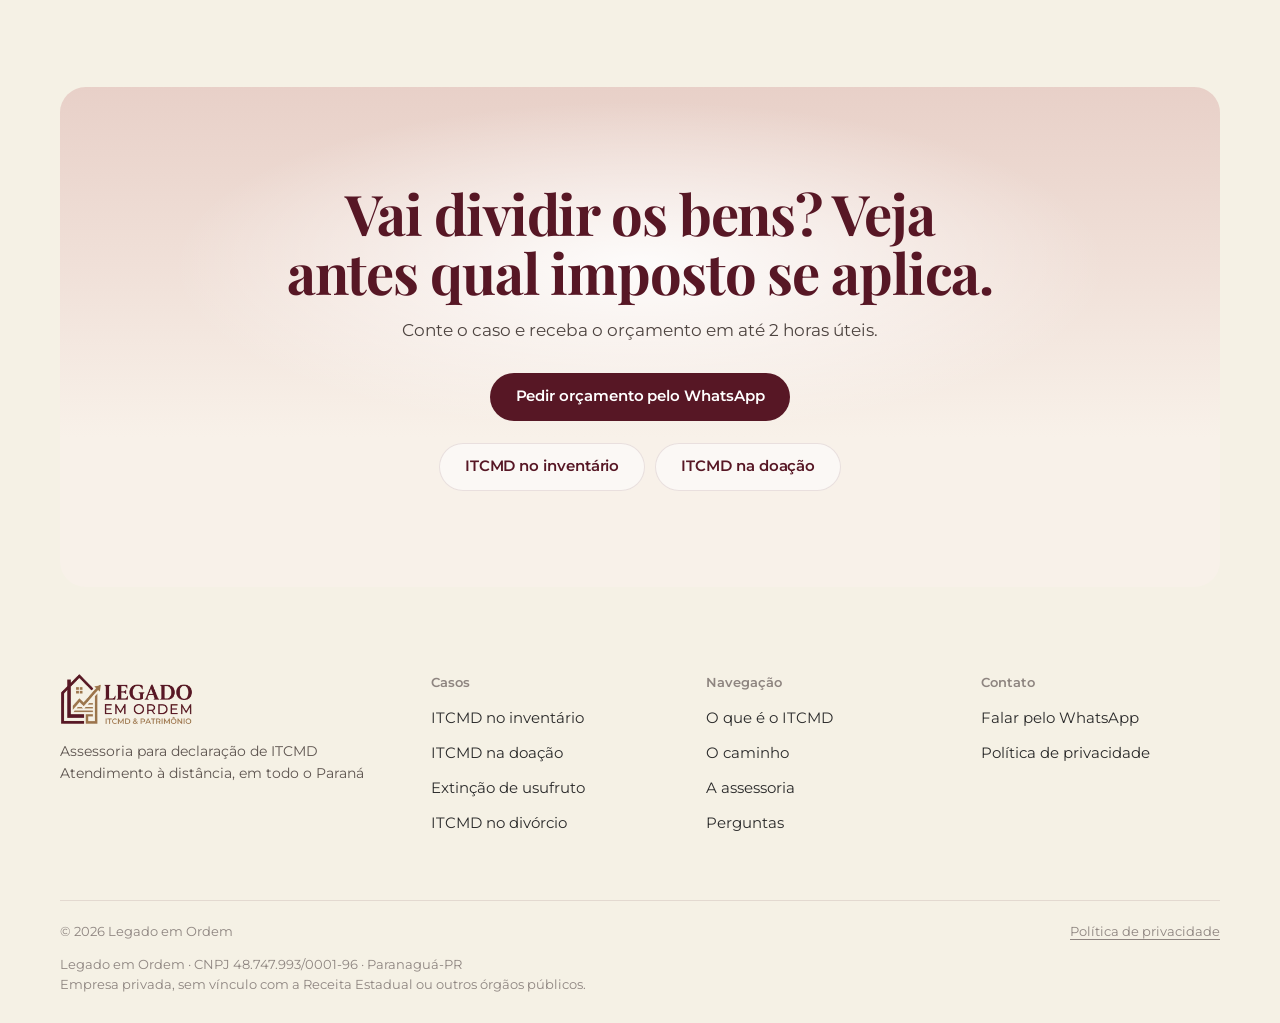
<file: divorcio/index.html>
<!doctype html>
<!-- Legado em Ordem · página divórcio · gerada a partir da página inicial · 2026-11-08 -->
<html lang="pt-BR">
<head>
<meta charset="utf-8">
<meta name="viewport" content="width=device-width, initial-scale=1, viewport-fit=cover">
<title>ITCMD no divórcio e na união estável no Paraná — Legado em Ordem</title>
<meta name="description" content="Fazemos a declaração do ITCMD no divórcio e no fim da união estável com partilha desigual, no Paraná. À distância, a partir de R$ 347, resposta em até 2h úteis.">
<link rel="canonical" href="https://legadoemordem.com.br/divorcio/">
<meta property="og:title" content="ITCMD no divórcio e na união estável no Paraná — Legado em Ordem">
<meta property="og:description" content="Fazemos a declaração do ITCMD no divórcio e no fim da união estável com partilha desigual, no Paraná. À distância, a partir de R$ 347, resposta em até 2h úteis.">
<meta name="theme-color" content="#F5F1E5">
<link rel="icon" type="image/png" sizes="32x32" href="/favicon-32.png">
<link rel="apple-touch-icon" sizes="180x180" href="/apple-touch-icon.png">
<link rel="preconnect" href="https://fonts.googleapis.com">
<link rel="preconnect" href="https://fonts.gstatic.com" crossorigin>
<link href="https://fonts.googleapis.com/css2?family=Montserrat:wght@400;500;600;700&family=Playfair+Display:ital,wght@0,600;0,700;1,600&display=swap" rel="stylesheet">
<link rel="stylesheet" href="../estilo.css">
</head>
<body>
<header class="nav" id="nav"><div class="wrap navin">
  <a class="marca" href="../" aria-label="Legado em Ordem, início"><img src="../img/logo.webp" alt="Legado em Ordem · ITCMD &amp; Patrimônio" width="480" height="187"></a>
  <nav class="links" aria-label="Menu principal">
    <a class="link" href="../inventario/">Inventário</a><a class="link" href="../doacao/">Doação</a><a class="link" href="../divorcio/" aria-current="true">Divórcio</a><a class="link" href="#perguntas">Perguntas</a>
  </nav>
  <a class="btn" href="https://wa.me/legado.em.ordem?text=Ol%C3%A1%21%20Vim%20pelo%20site%20Legado%20em%20Ordem%20e%20gostaria%20de%20um%20or%C3%A7amento%20para%20a%20declara%C3%A7%C3%A3o%20de%20ITCMD%20de%20um%20div%C3%B3rcio%20ou%20fim%20de%20uni%C3%A3o%20est%C3%A1vel." target="_blank" rel="noopener" data-whatsapp>Falar pelo WhatsApp</a>
  <details class="menu-m"><summary aria-label="Abrir menu"><span></span></summary>
    <nav aria-label="Menu"><a href="../">Início</a><a href="../inventario/">ITCMD no inventário</a><a href="../doacao/">ITCMD na doação</a><a href="../divorcio/">ITCMD no divórcio</a><a href="#perguntas">Perguntas</a></nav>
  </details>
</div></header>

<main id="inicio">
<section class="hero"><div class="wrap"><div class="stage topo">
  <p class="trilha rv"><a href="../">Início</a> · ITCMD no divórcio</p>
  <p class="kicker rv">Divórcio, separação e fim da união estável · Paraná</p>
  <h1 class="rv">Fazemos a declaração do ITCMD do seu <em>divórcio</em></h1>
  <p class="lede rv">Divórcio, separação ou fim de união estável em que um fica com mais do que a sua metade dos bens. Você envia os documentos e nós cuidamos da declaração, à distância, em qualquer cidade do Paraná.</p>
  <ul class="selos rv"><li>100% online</li><li>Todo o Paraná</li><li>Resposta em até 2h úteis</li></ul>
  <p class="preco rv">Assessoria a partir de <b>R$&nbsp;347</b></p>
  <div class="acoes rv">
    <a class="btn" href="https://wa.me/legado.em.ordem?text=Ol%C3%A1%21%20Vim%20pelo%20site%20Legado%20em%20Ordem%20e%20gostaria%20de%20um%20or%C3%A7amento%20para%20a%20declara%C3%A7%C3%A3o%20de%20ITCMD%20de%20um%20div%C3%B3rcio%20ou%20fim%20de%20uni%C3%A3o%20est%C3%A1vel." target="_blank" rel="noopener" data-whatsapp>Pedir orçamento pelo WhatsApp</a>
  </div>
  <p class="micro rv">Resposta em até 2 horas úteis · sem compromisso</p>
</div></div></section>

<section class="sec curta" id="por-que"><div class="wrap">
  <div class="intro rv">
    <div><p class="kicker">Se a declaração é gratuita, por que contratar?</p><h2 class="h2">No divórcio, o primeiro passo é saber qual imposto pagar</h2></div>
    <p class="lede">A mesma divisão de bens pode gerar ITCMD, ITBI ou nenhum imposto. Errar o caminho atrasa a escritura e pode custar caro.</p>
  </div>
  <ul class="itc-base">
    <li class="rv"><h3>ITCMD ou ITBI?</h3><p>Se quem fica com mais compensa o outro em dinheiro, o imposto é o <b>ITBI, da prefeitura</b>. Se não compensa, a diferença é tratada como doação e paga <b>ITCMD, do estado</b>.</p></li>
    <li class="rv foco"><h3>Só sobre a diferença</h3><p>O imposto incide sobre o que passa da metade de cada um. <b>Esse cálculo depende do regime de bens</b> e do valor de cada bem da partilha.</p></li>
    <li class="rv"><h3>Valor dos bens</h3><p>Imóveis não podem ser declarados abaixo da referência da prefeitura ou, nos rurais, da tabela do estado. <b>Errar para menos gera cobrança com multa e juros.</b></p></li>
  </ul>
</div></section>

<section class="sec curta itc" id="quando"><div class="wrap">
  <div class="intro rv">
    <div><p class="kicker">Quando o ITCMD aparece</p><h2 class="h2">Partilha desigual é doação</h2></div>
    <p class="lede">No Paraná, a alíquota é de 4% sobre a parte recebida a mais (Lei estadual 18.573/2015, art. 22).</p>
  </div>
  <ul class="itc-casos rv">
    <li><h4>Partilha desigual, sem compensação</h4><p>Um fica com mais do que a sua metade e não paga a diferença ao outro: a parte a mais paga ITCMD.</p></li>
    <li><h4>Partilha meio a meio</h4><p>Se cada um fica exatamente com a sua metade, não há ITCMD sobre a partilha.</p></li>
    <li><h4>Compensação em dinheiro</h4><p>Se quem fica com mais paga a diferença ao outro, o imposto costuma ser o ITBI, da prefeitura.</p></li>
    <li><h4>Divórcio em cartório</h4><p>O imposto é pago antes da assinatura da escritura de divórcio ou de partilha.</p></li>
    <li><h4>Fim da união estável</h4><p>As mesmas regras valem na dissolução da união estável, em cartório ou na Justiça.</p></li>
    <li><h4>Imóvel no Paraná</h4><p>O imposto é do Paraná mesmo que o casal more em outro estado.</p></li>
  </ul>
</div></section>

<section class="sec curta" id="assessoria"><div class="wrap duas">
  <div class="rv">
    <p class="kicker">Documentos</p>
    <h2 class="h2">O que você vai precisar</h2>
    <p class="lede" style="margin-top:18px">Não tem tudo? A assessoria orienta onde pedir cada documento</p>
    <ol class="lista">
      <li>Certidão de casamento ou escritura de união estável, e o pacto antenupcial, se houver</li>
      <li>Documentos pessoais dos dois</li>
      <li>Matrícula atualizada e carnê do IPTU de cada imóvel ou, no rural, CCIR, ITR e CAR</li>
      <li>Documentos dos outros bens: veículos, aplicações, quotas</li>
      <li>A proposta de partilha: quem fica com o quê</li>
    </ol>
  </div>
  <aside class="cartao rv">
    <h3>Assessoria para o seu divórcio</h3>
    <p class="preco-grande"><small>a partir de</small>R$&nbsp;347</p>
    <ul>
      <li>Análise da partilha: se há ITCMD, ITBI ou nenhum imposto</li>
      <li>Cálculo da diferença e declaração do ITCMD</li>
      <li>Explicação das fases seguintes: pagamento, assinatura, registro e IPTU</li>
      <li>Orientações sobre o imposto de renda depois da escritura</li>
    </ul>
    <a class="btn" href="https://wa.me/legado.em.ordem?text=Ol%C3%A1%21%20Vim%20pelo%20site%20Legado%20em%20Ordem%20e%20gostaria%20de%20um%20or%C3%A7amento%20para%20a%20declara%C3%A7%C3%A3o%20de%20ITCMD%20de%20um%20div%C3%B3rcio%20ou%20fim%20de%20uni%C3%A3o%20est%C3%A1vel." target="_blank" rel="noopener" data-whatsapp>Pedir orçamento pelo WhatsApp</a>
    <p class="micro" style="text-align:center">Resposta em até 2 horas úteis</p>
  </aside>
</div></section>

<section class="sec curta" id="caminho"><div class="wrap">
  <div class="intro rv">
    <div><p class="kicker">Como funciona</p><h2 class="h2">Da conversa ao registro, em 4 passos</h2></div>
  </div>
  <ol class="bento">
    <li class="rv"><div><h3>Você conta o caso</h3><p>Pelo WhatsApp: quais bens, como ficará a divisão e em que cidade. Em até 2 horas úteis você recebe o orçamento</p></div></li>
    <li class="rv"><div><h3>Envia os documentos</h3><p>A assessoria confere cada um e avisa o que falta ou está vencido</p></div></li>
    <li class="rv foco"><span class="pilula">Foco da assessoria</span><div><h3>Declaração do ITCMD</h3><p>Enviada online à Receita Estadual, com a diferença calculada e os documentos conferidos</p></div></li>
    <li class="rv"><div><h3>Escritura e registro</h3><p>Com o imposto pago, vocês assinam, pessoalmente ou por videoconferência, e explicamos o registro e o IPTU</p></div></li>
  </ol>
</div></section>

<section class="sec" id="depoimentos" style="padding-top:0"><div class="wrap"><div class="depo rv">
  <p class="kicker">Depoimentos</p>
  <h2 class="h2">O que dizem os clientes</h2>
  <ul class="depo-trilho" id="depo-trilho" aria-label="Depoimentos de clientes">
    <li><figure><blockquote><p>Conseguimos <mark>resolver tudo rápido</mark> e minha filha assinou à distância.</p></blockquote><figcaption>Cliente, dona de casa · contratou a assessoria para uma escritura de inventário</figcaption></figure></li>
    <li><figure><blockquote><p>Você é <mark>a melhor</mark>! Muito obrigado pelos teus serviços.</p></blockquote><figcaption>Cliente, advogado · contratou a assessoria para uma escritura de permuta</figcaption></figure></li>
    <li><figure><blockquote><p>Parabéns… você é <mark>super diligente e competente</mark>. Vou precisar agendar uma outra missão.</p></blockquote><figcaption>Cliente, advogado · contratou a assessoria para uma escritura de cessão de direitos hereditários</figcaption></figure></li>
  </ul>
  <div class="depo-pontos" id="depo-pontos"></div>
  <p class="micro">Mensagens reais recebidas pelo WhatsApp. Os nomes foram omitidos para preservar a privacidade dos clientes.</p>
</div></div></section>

<section class="sec" id="perguntas" style="padding-top:0"><div class="wrap faq-grid">
  <div class="rv"><p class="kicker">Dúvidas sobre divórcio</p><h2 class="h2">O que costumam nos perguntar</h2></div>
  <div class="perguntas rv">
    <details><summary>A partilha foi meio a meio. Tem ITCMD?</summary><p>Não. Se cada um fica exatamente com a sua metade, não há ITCMD sobre a partilha.</p></details>
    <details><summary>Vocês fazem o divórcio?</summary><p>A assessoria cuida da declaração do ITCMD e explica cada fase. O divórcio é feito pelo advogado do casal, no cartório ou na Justiça.</p></details>
    <details><summary>Vale também para união estável?</summary><p>Sim. Na dissolução da união estável, a partilha desigual sem compensação também paga ITCMD.</p></details>
    <details><summary>Preciso ir presencialmente a algum lugar?</summary><p>A assessoria é toda à distância. A escritura pode ser assinada pessoalmente ou por videoconferência, nos cartórios que trabalham com o e-Notariado.</p></details>
    <details><summary>Quanto custa?</summary><p>A assessoria começa em R$&nbsp;347. O valor final depende da quantidade de bens e dos documentos que faltam. Conte o seu caso pelo WhatsApp e receba o orçamento em até 2 horas úteis.</p></details>
  </div>
</div></section>

<section class="sec" style="padding-top:0;padding-bottom:clamp(24px,3vw,40px)"><div class="wrap"><div class="stage cta rv">
  <h2 class="h2">Vai dividir os bens? Veja antes qual imposto se aplica.</h2>
  <p class="lede">Conte o caso e receba o orçamento em até 2 horas úteis.</p>
  <div class="acoes">
    <a class="btn" href="https://wa.me/legado.em.ordem?text=Ol%C3%A1%21%20Vim%20pelo%20site%20Legado%20em%20Ordem%20e%20gostaria%20de%20um%20or%C3%A7amento%20para%20a%20declara%C3%A7%C3%A3o%20de%20ITCMD%20de%20um%20div%C3%B3rcio%20ou%20fim%20de%20uni%C3%A3o%20est%C3%A1vel." target="_blank" rel="noopener" data-whatsapp>Pedir orçamento pelo WhatsApp</a>
  </div>
  <div class="outros"><a class="btn sec" href="../inventario/">ITCMD no inventário</a><a class="btn sec" href="../doacao/">ITCMD na doação</a></div>
</div></div></section>
</main>

<footer class="rodape"><div class="wrap">
  <div class="rod-topo quatro">
    <div>
      <a class="marca" href="../#inicio" aria-label="Legado em Ordem, início"><img src="../img/logo.webp" alt="Legado em Ordem" width="480" height="187"></a>
      <p class="rod-txt">Assessoria para declaração de ITCMD<br>Atendimento à distância, em todo o Paraná</p>
    </div>
    <div><h4>Casos</h4><ul><li><a href="../inventario/">ITCMD no inventário</a></li><li><a href="../doacao/">ITCMD na doação</a></li><li><a href="../doacao/#usufruto">Extinção de usufruto</a></li><li><a href="../divorcio/">ITCMD no divórcio</a></li></ul></div>
    <div><h4>Navegação</h4><ul><li><a href="../#itcmd">O que é o ITCMD</a></li><li><a href="../#caminho">O caminho</a></li><li><a href="../#assessoria">A assessoria</a></li><li><a href="../#perguntas">Perguntas</a></li></ul></div>
    <div><h4>Contato</h4><ul><li><a href="https://wa.me/legado.em.ordem?text=Ol%C3%A1%21%20Vim%20pelo%20site%20Legado%20em%20Ordem%20e%20gostaria%20de%20um%20or%C3%A7amento%20para%20a%20declara%C3%A7%C3%A3o%20de%20ITCMD%20de%20um%20div%C3%B3rcio%20ou%20fim%20de%20uni%C3%A3o%20est%C3%A1vel." target="_blank" rel="noopener" data-whatsapp>Falar pelo WhatsApp</a></li><li><button type="button" class="linkbtn" data-politica>Política de privacidade</button></li></ul></div>
  </div>
  <div class="rod-base"><span>© 2026 Legado em Ordem</span><button type="button" class="linkbtn" data-politica>Política de privacidade</button></div>
  <p class="rod-legal">Legado em Ordem · CNPJ 48.747.993/0001-96 · Paranaguá-PR<br>Empresa privada, sem vínculo com a Receita Estadual ou outros órgãos públicos.</p>
</div></footer>

<div class="fixo"><a class="btn" href="https://wa.me/legado.em.ordem?text=Ol%C3%A1%21%20Vim%20pelo%20site%20Legado%20em%20Ordem%20e%20gostaria%20de%20um%20or%C3%A7amento%20para%20a%20declara%C3%A7%C3%A3o%20de%20ITCMD%20de%20um%20div%C3%B3rcio%20ou%20fim%20de%20uni%C3%A3o%20est%C3%A1vel." target="_blank" rel="noopener" data-whatsapp>Falar pelo WhatsApp</a></div>

<dialog id="politica" aria-labelledby="pol-titulo"><div class="pol">
  <h2 id="pol-titulo">Política de privacidade</h2>
  <p>Como a Legado em Ordem trata os seus dados.</p>
  <h3>Responsável</h3><p>Legado em Ordem, CNPJ 48.747.993/0001-96, Paranaguá-PR.</p>
  <h3>Dados tratados</h3><p>As informações e os documentos que você nos envia ao entrar em contato pelo WhatsApp e dados de navegação coletados pela ferramenta de medição de anúncios do Google: com cookies, se você aceitá-los; sem cookies e sem identificar você, se você recusar ou não responder ao aviso (por exemplo, a página visitada e o clique no botão do WhatsApp).</p>
  <h3>Finalidade</h3><p>Responder ao seu contato, prestar o serviço contratado e medir o desempenho dos anúncios.</p>
  <h3>Base legal</h3><p>Procedimentos preliminares e execução de contrato (Lei 13.709/2018 (LGPD), art. 7º, V), para o atendimento e o serviço; consentimento (art. 7º, I), para os cookies de medição, que você pode recusar no aviso exibido no site; legítimo interesse (art. 7º, IX), para a medição sem cookies dos anúncios.</p>
  <h3>Compartilhamento</h3><p>Os dados não são vendidos nem cedidos para fins comerciais. Quando necessário ao serviço, são compartilhados com a Receita Estadual, o cartório e o registro de imóveis. A ferramenta de medição (Google) trata dados de navegação: com cookies, de quem os aceita; sem cookies, dos demais visitantes.</p>
  <h3>Prazo</h3><p>Os dados são mantidos pelo tempo necessário à finalidade ou ao cumprimento de obrigações legais.</p>
  <h3>Direitos do titular</h3>
  <ul><li>Confirmar se há tratamento e acessar os dados</li><li>Corrigir dados incompletos ou desatualizados</li><li>Pedir a exclusão dos dados, ressalvado o que a lei obriga a guardar</li><li>Revogar o consentimento dado aos cookies</li></ul>
  <p>Pedidos pelo WhatsApp <a href="https://wa.me/legado.em.ordem" target="_blank" rel="noopener">(41) 9 9153-1196</a>.</p>
  <p>Atualizada em 03/11/2026.</p>
  <form method="dialog"><button class="btn sec">Fechar</button></form>
</div></dialog>

<div class="cookies" id="cookies" role="dialog" aria-live="polite" aria-label="Aviso de cookies" hidden>
  <p>Usamos cookies para medir o desempenho dos nossos anúncios. Você pode aceitar ou recusar.</p>
  <div class="acoes-c">
    <button type="button" class="btn" data-cookies="aceito">Aceitar</button>
    <button type="button" class="btn sec" data-cookies="recusado">Recusar</button>
    <button type="button" class="linkbtn" data-politica>Política de privacidade</button>
  </div>
</div>



<script src="../site.js"></script>
</body>
</html>
</file>
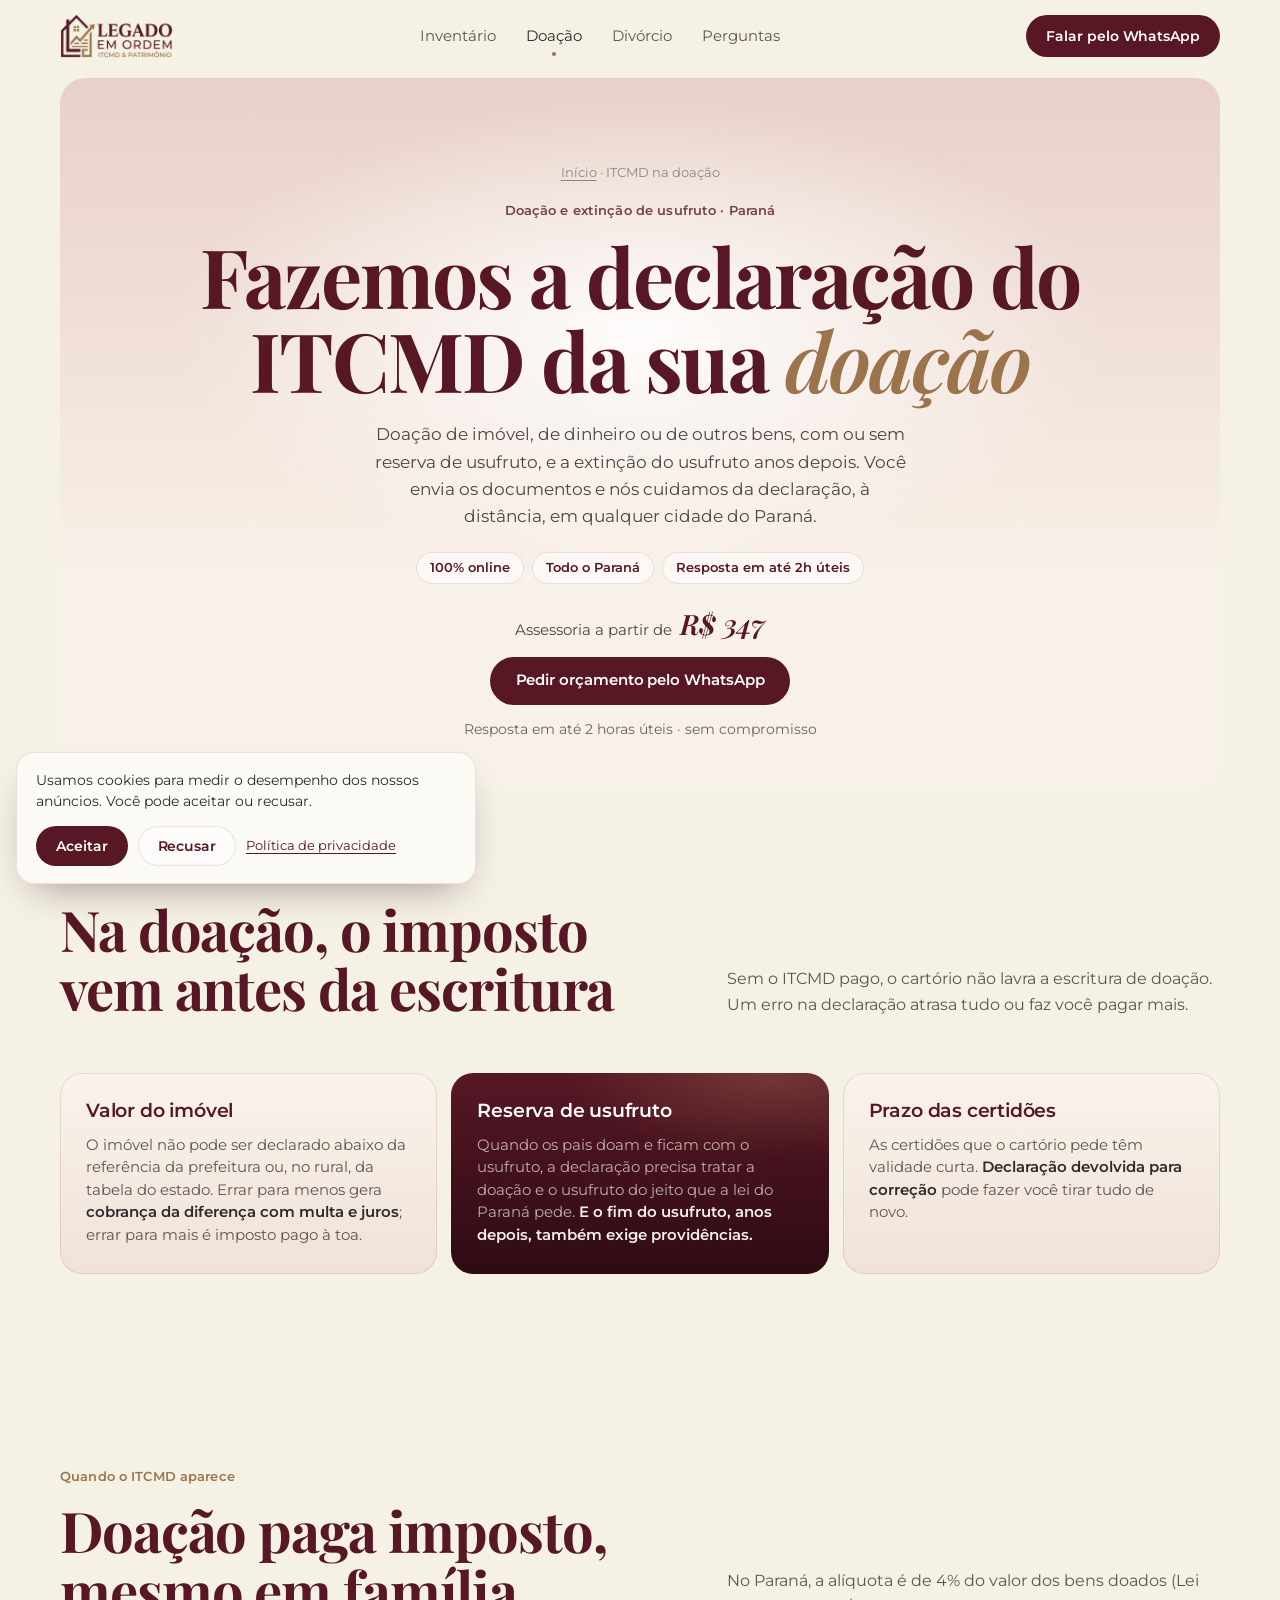
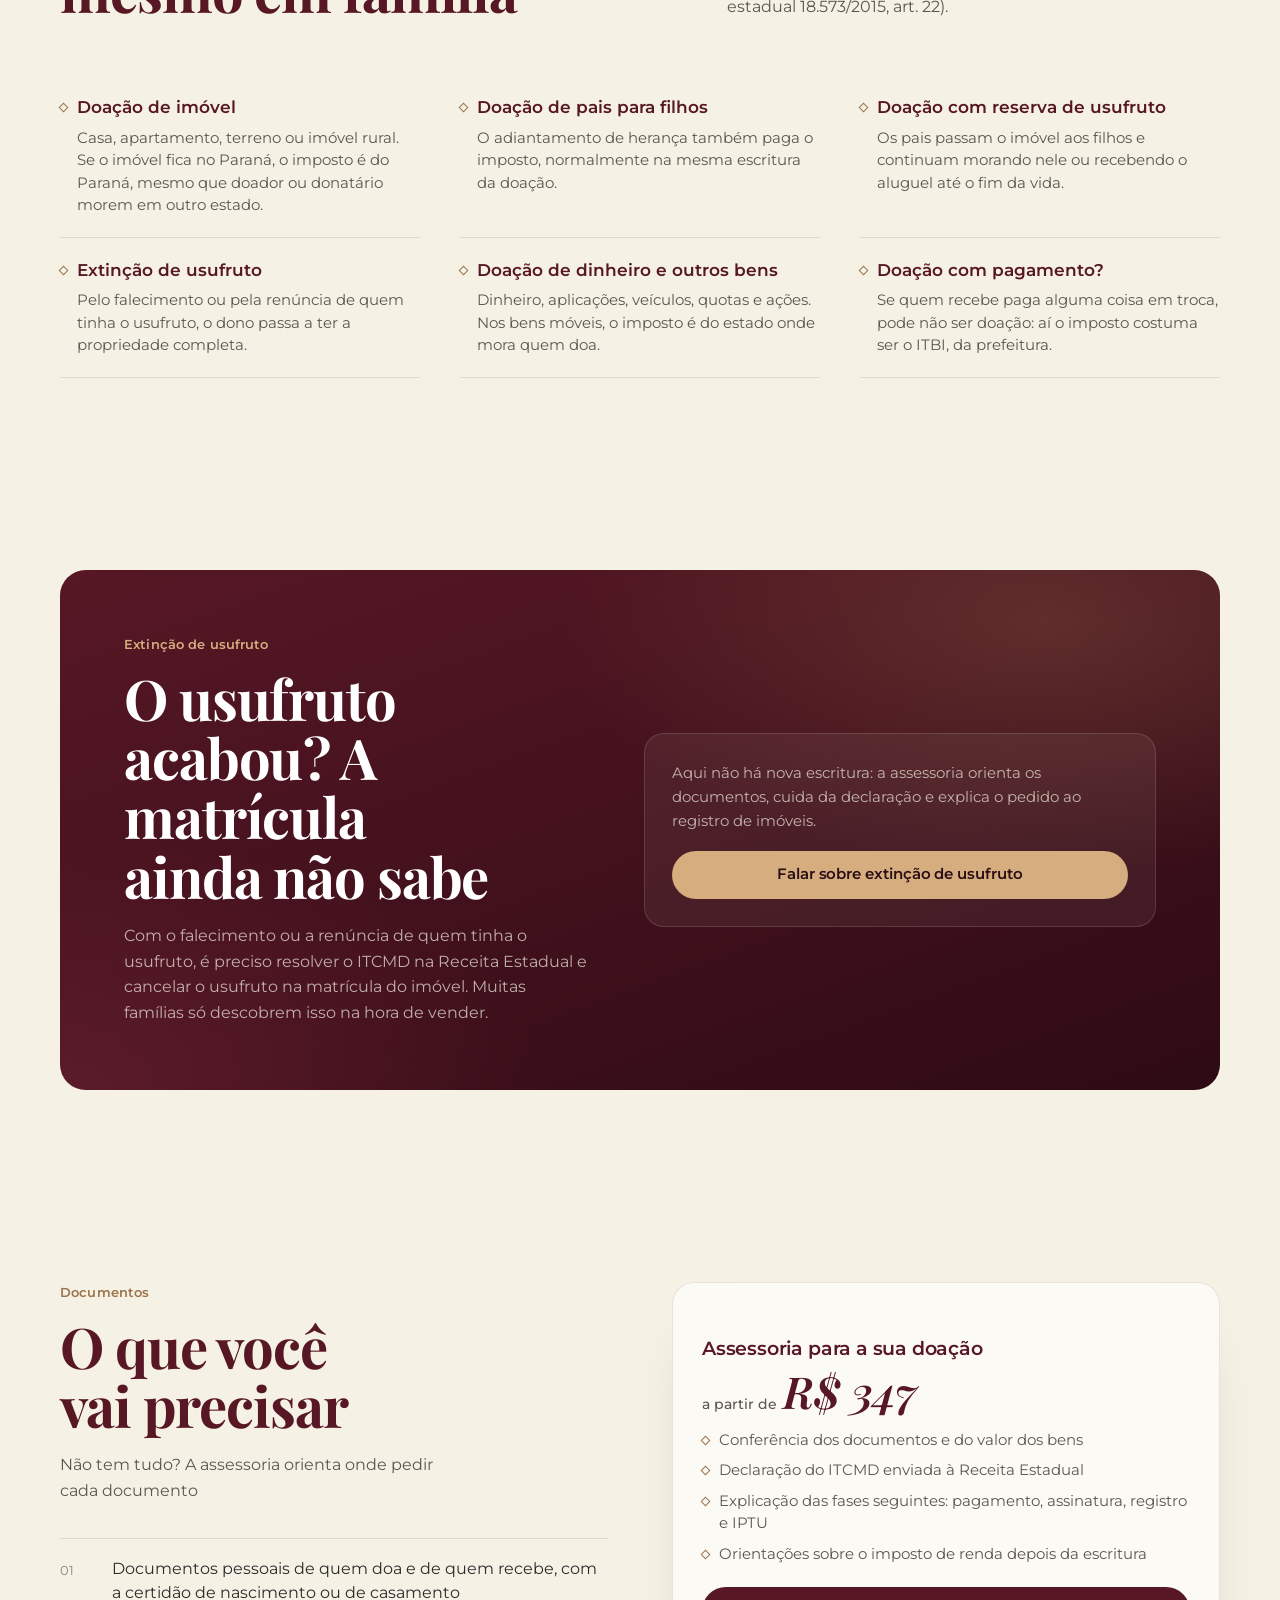
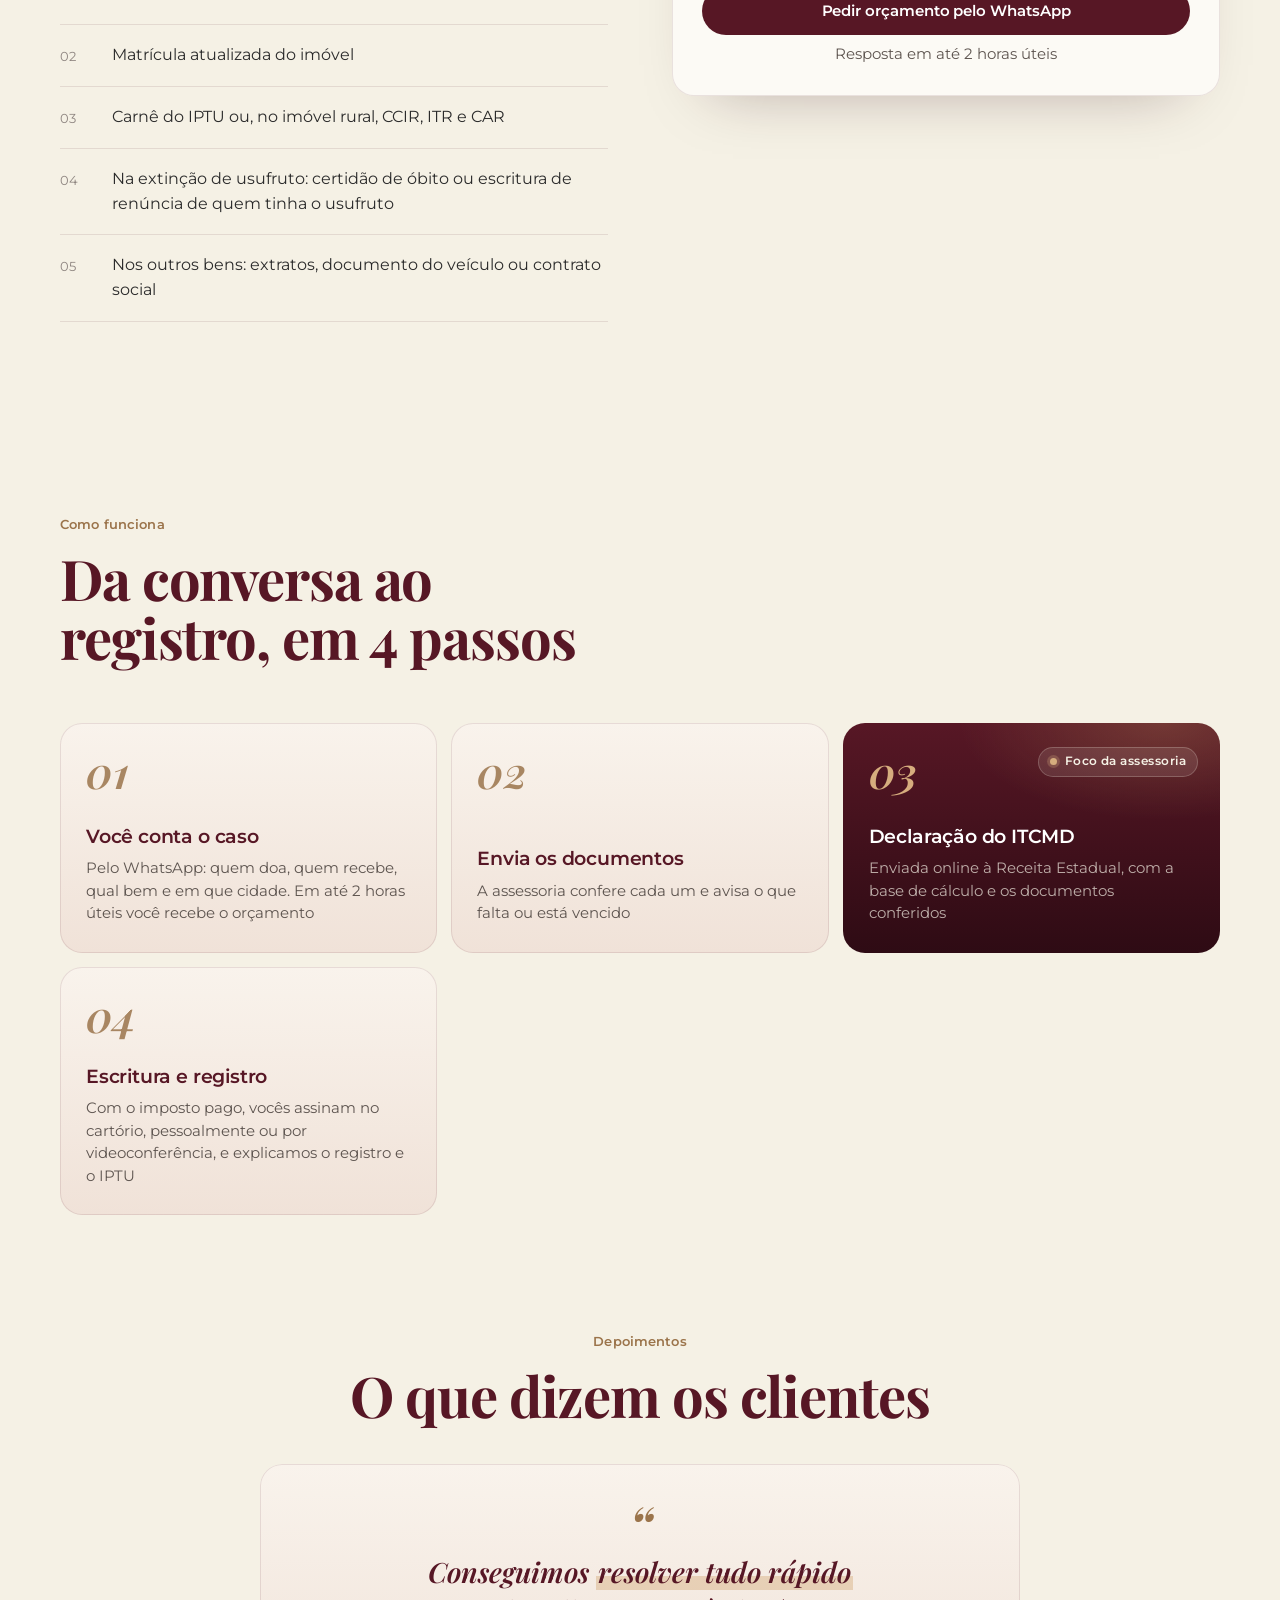
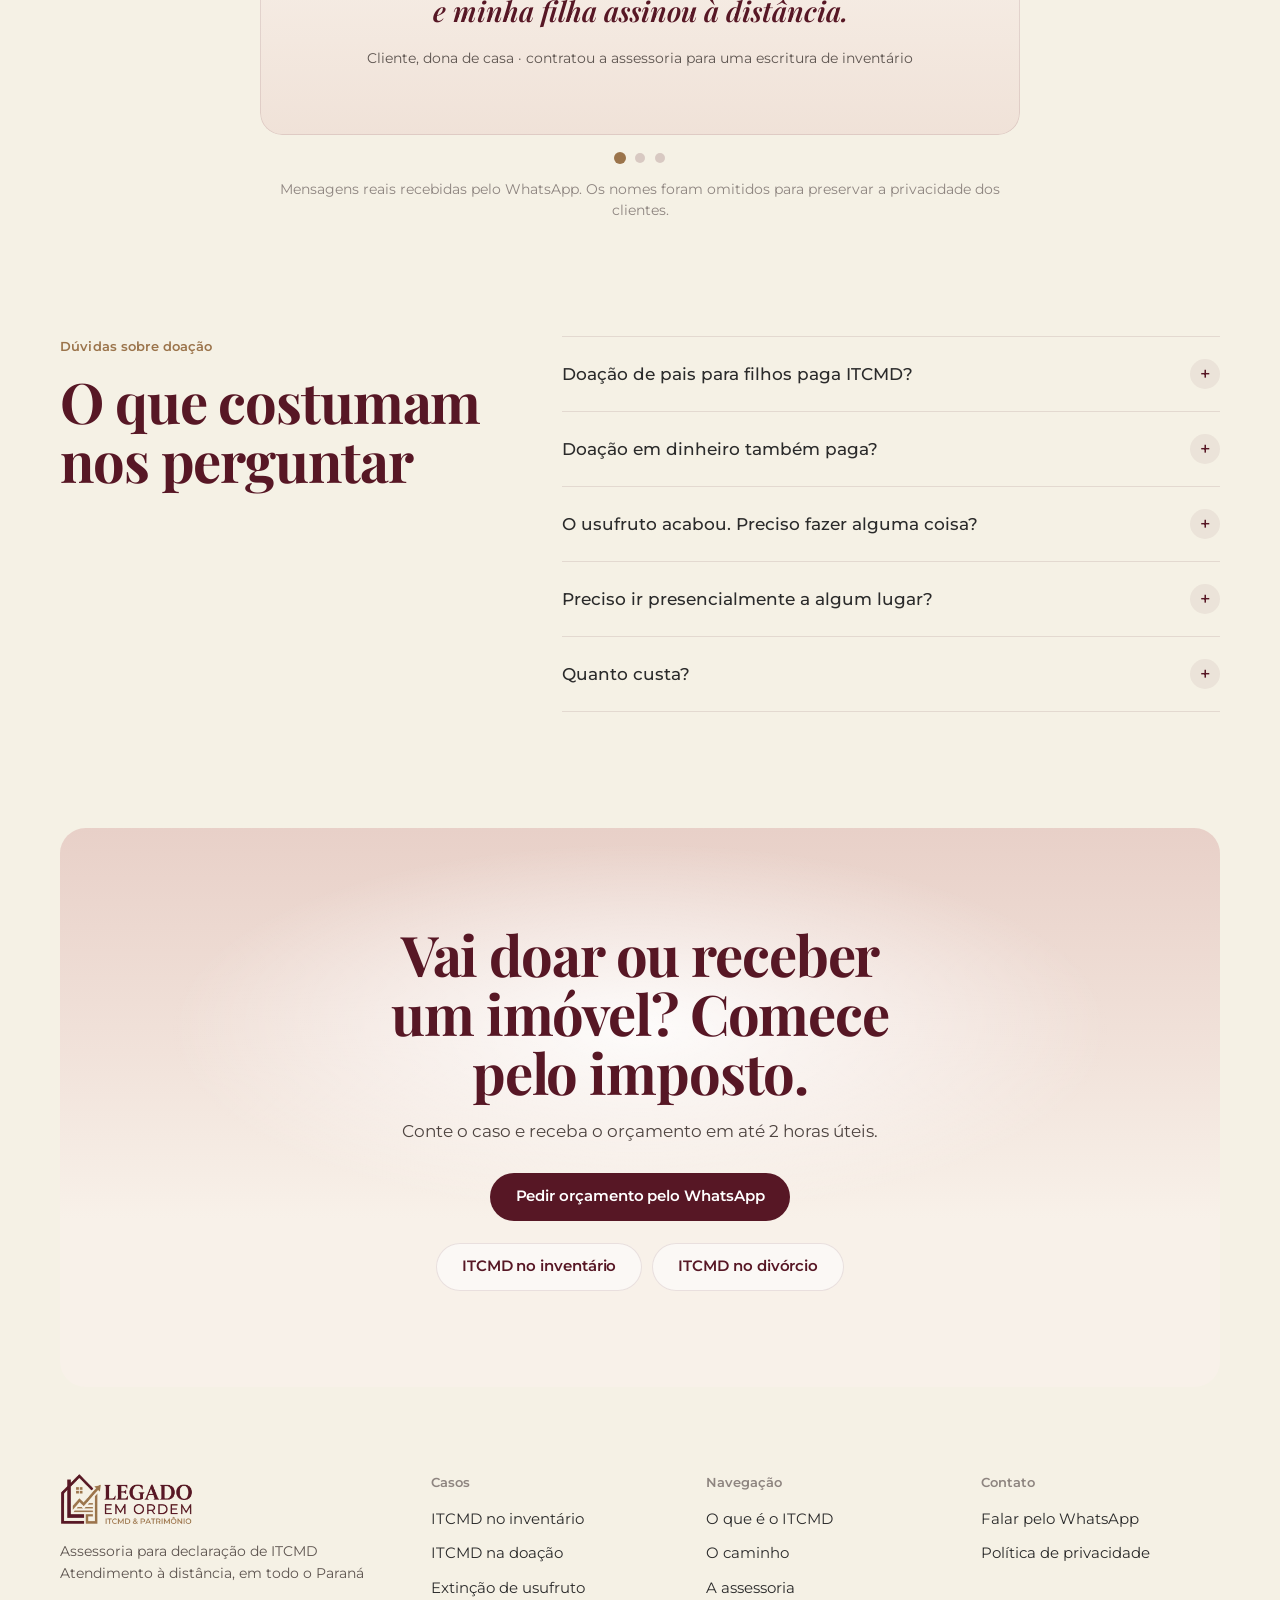
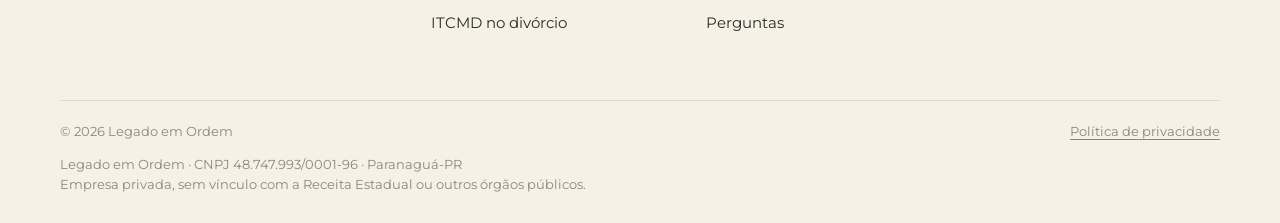
<file: doacao/index.html>
<!doctype html>
<!-- Legado em Ordem · página doação · gerada a partir da página inicial · 2026-11-08 -->
<html lang="pt-BR">
<head>
<meta charset="utf-8">
<meta name="viewport" content="width=device-width, initial-scale=1, viewport-fit=cover">
<title>ITCMD na doação e na extinção de usufruto no Paraná — Legado em Ordem</title>
<meta name="description" content="Fazemos a declaração do ITCMD da doação de imóvel ou dinheiro, com reserva de usufruto, e da extinção do usufruto no Paraná. A partir de R$ 347, resposta em até 2h úteis.">
<link rel="canonical" href="https://legadoemordem.com.br/doacao/">
<meta property="og:title" content="ITCMD na doação e na extinção de usufruto no Paraná — Legado em Ordem">
<meta property="og:description" content="Fazemos a declaração do ITCMD da doação de imóvel ou dinheiro, com reserva de usufruto, e da extinção do usufruto no Paraná. A partir de R$ 347, resposta em até 2h úteis.">
<meta name="theme-color" content="#F5F1E5">
<link rel="icon" type="image/png" sizes="32x32" href="/favicon-32.png">
<link rel="apple-touch-icon" sizes="180x180" href="/apple-touch-icon.png">
<link rel="preconnect" href="https://fonts.googleapis.com">
<link rel="preconnect" href="https://fonts.gstatic.com" crossorigin>
<link href="https://fonts.googleapis.com/css2?family=Montserrat:wght@400;500;600;700&family=Playfair+Display:ital,wght@0,600;0,700;1,600&display=swap" rel="stylesheet">
<link rel="stylesheet" href="../estilo.css">
</head>
<body>
<header class="nav" id="nav"><div class="wrap navin">
  <a class="marca" href="../" aria-label="Legado em Ordem, início"><img src="../img/logo.webp" alt="Legado em Ordem · ITCMD &amp; Patrimônio" width="480" height="187"></a>
  <nav class="links" aria-label="Menu principal">
    <a class="link" href="../inventario/">Inventário</a><a class="link" href="../doacao/" aria-current="true">Doação</a><a class="link" href="../divorcio/">Divórcio</a><a class="link" href="#perguntas">Perguntas</a>
  </nav>
  <a class="btn" href="https://wa.me/legado.em.ordem?text=Ol%C3%A1%21%20Vim%20pelo%20site%20Legado%20em%20Ordem%20e%20gostaria%20de%20um%20or%C3%A7amento%20para%20a%20declara%C3%A7%C3%A3o%20de%20ITCMD%20de%20uma%20doa%C3%A7%C3%A3o." target="_blank" rel="noopener" data-whatsapp>Falar pelo WhatsApp</a>
  <details class="menu-m"><summary aria-label="Abrir menu"><span></span></summary>
    <nav aria-label="Menu"><a href="../">Início</a><a href="../inventario/">ITCMD no inventário</a><a href="../doacao/">ITCMD na doação</a><a href="../divorcio/">ITCMD no divórcio</a><a href="#perguntas">Perguntas</a></nav>
  </details>
</div></header>

<main id="inicio">
<section class="hero"><div class="wrap"><div class="stage topo">
  <p class="trilha rv"><a href="../">Início</a> · ITCMD na doação</p>
  <p class="kicker rv">Doação e extinção de usufruto · Paraná</p>
  <h1 class="rv">Fazemos a declaração do ITCMD da sua <em>doação</em></h1>
  <p class="lede rv">Doação de imóvel, de dinheiro ou de outros bens, com ou sem reserva de usufruto, e a extinção do usufruto anos depois. Você envia os documentos e nós cuidamos da declaração, à distância, em qualquer cidade do Paraná.</p>
  <ul class="selos rv"><li>100% online</li><li>Todo o Paraná</li><li>Resposta em até 2h úteis</li></ul>
  <p class="preco rv">Assessoria a partir de <b>R$&nbsp;347</b></p>
  <div class="acoes rv">
    <a class="btn" href="https://wa.me/legado.em.ordem?text=Ol%C3%A1%21%20Vim%20pelo%20site%20Legado%20em%20Ordem%20e%20gostaria%20de%20um%20or%C3%A7amento%20para%20a%20declara%C3%A7%C3%A3o%20de%20ITCMD%20de%20uma%20doa%C3%A7%C3%A3o." target="_blank" rel="noopener" data-whatsapp>Pedir orçamento pelo WhatsApp</a>
  </div>
  <p class="micro rv">Resposta em até 2 horas úteis · sem compromisso</p>
</div></div></section>

<section class="sec curta" id="por-que"><div class="wrap">
  <div class="intro rv">
    <div><p class="kicker">Se a declaração é gratuita, por que contratar?</p><h2 class="h2">Na doação, o imposto vem antes da escritura</h2></div>
    <p class="lede">Sem o ITCMD pago, o cartório não lavra a escritura de doação. Um erro na declaração atrasa tudo ou faz você pagar mais.</p>
  </div>
  <ul class="itc-base">
    <li class="rv"><h3>Valor do imóvel</h3><p>O imóvel não pode ser declarado abaixo da referência da prefeitura ou, no rural, da tabela do estado. Errar para menos gera <b>cobrança da diferença com multa e juros</b>; errar para mais é imposto pago à toa.</p></li>
    <li class="rv foco"><h3>Reserva de usufruto</h3><p>Quando os pais doam e ficam com o usufruto, a declaração precisa tratar a doação e o usufruto do jeito que a lei do Paraná pede. <b>E o fim do usufruto, anos depois, também exige providências.</b></p></li>
    <li class="rv"><h3>Prazo das certidões</h3><p>As certidões que o cartório pede têm validade curta. <b>Declaração devolvida para correção</b> pode fazer você tirar tudo de novo.</p></li>
  </ul>
</div></section>

<section class="sec curta itc" id="quando"><div class="wrap">
  <div class="intro rv">
    <div><p class="kicker">Quando o ITCMD aparece</p><h2 class="h2">Doação paga imposto, mesmo em família</h2></div>
    <p class="lede">No Paraná, a alíquota é de 4% do valor dos bens doados (Lei estadual 18.573/2015, art. 22).</p>
  </div>
  <ul class="itc-casos rv">
    <li><h4>Doação de imóvel</h4><p>Casa, apartamento, terreno ou imóvel rural. Se o imóvel fica no Paraná, o imposto é do Paraná, mesmo que doador ou donatário morem em outro estado.</p></li>
    <li><h4>Doação de pais para filhos</h4><p>O adiantamento de herança também paga o imposto, normalmente na mesma escritura da doação.</p></li>
    <li><h4>Doação com reserva de usufruto</h4><p>Os pais passam o imóvel aos filhos e continuam morando nele ou recebendo o aluguel até o fim da vida.</p></li>
    <li><h4>Extinção de usufruto</h4><p>Pelo falecimento ou pela renúncia de quem tinha o usufruto, o dono passa a ter a propriedade completa.</p></li>
    <li><h4>Doação de dinheiro e outros bens</h4><p>Dinheiro, aplicações, veículos, quotas e ações. Nos bens móveis, o imposto é do estado onde mora quem doa.</p></li>
    <li><h4>Doação com pagamento?</h4><p>Se quem recebe paga alguma coisa em troca, pode não ser doação: aí o imposto costuma ser o ITBI, da prefeitura.</p></li>
  </ul>
</div></section>

<section class="sec curta" id="usufruto"><div class="wrap">
  <div class="escuro rv">
    <div>
      <p class="kicker">Extinção de usufruto</p>
      <h2 class="h2">O usufruto acabou? A matrícula ainda não sabe</h2>
      <p class="lede">Com o falecimento ou a renúncia de quem tinha o usufruto, é preciso resolver o ITCMD na Receita Estadual e cancelar o usufruto na matrícula do imóvel. Muitas famílias só descobrem isso na hora de vender.</p>
    </div>
    <div class="em-breve">
      <p>Aqui não há nova escritura: a assessoria orienta os documentos, cuida da declaração e explica o pedido ao registro de imóveis.</p>
      <a class="btn ouro" href="https://wa.me/legado.em.ordem?text=Ol%C3%A1%21%20Vim%20pelo%20site%20Legado%20em%20Ordem%20e%20gostaria%20de%20um%20or%C3%A7amento%20para%20a%20declara%C3%A7%C3%A3o%20de%20ITCMD%20de%20uma%20extin%C3%A7%C3%A3o%20de%20usufruto." target="_blank" rel="noopener" data-whatsapp>Falar sobre extinção de usufruto</a>
    </div>
  </div>
</div></section>

<section class="sec curta" id="assessoria"><div class="wrap duas">
  <div class="rv">
    <p class="kicker">Documentos</p>
    <h2 class="h2">O que você vai precisar</h2>
    <p class="lede" style="margin-top:18px">Não tem tudo? A assessoria orienta onde pedir cada documento</p>
    <ol class="lista">
      <li>Documentos pessoais de quem doa e de quem recebe, com a certidão de nascimento ou de casamento</li>
      <li>Matrícula atualizada do imóvel</li>
      <li>Carnê do IPTU ou, no imóvel rural, CCIR, ITR e CAR</li>
      <li>Na extinção de usufruto: certidão de óbito ou escritura de renúncia de quem tinha o usufruto</li>
      <li>Nos outros bens: extratos, documento do veículo ou contrato social</li>
    </ol>
  </div>
  <aside class="cartao rv">
    <h3>Assessoria para a sua doação</h3>
    <p class="preco-grande"><small>a partir de</small>R$&nbsp;347</p>
    <ul>
      <li>Conferência dos documentos e do valor dos bens</li>
      <li>Declaração do ITCMD enviada à Receita Estadual</li>
      <li>Explicação das fases seguintes: pagamento, assinatura, registro e IPTU</li>
      <li>Orientações sobre o imposto de renda depois da escritura</li>
    </ul>
    <a class="btn" href="https://wa.me/legado.em.ordem?text=Ol%C3%A1%21%20Vim%20pelo%20site%20Legado%20em%20Ordem%20e%20gostaria%20de%20um%20or%C3%A7amento%20para%20a%20declara%C3%A7%C3%A3o%20de%20ITCMD%20de%20uma%20doa%C3%A7%C3%A3o." target="_blank" rel="noopener" data-whatsapp>Pedir orçamento pelo WhatsApp</a>
    <p class="micro" style="text-align:center">Resposta em até 2 horas úteis</p>
  </aside>
</div></section>

<section class="sec curta" id="caminho"><div class="wrap">
  <div class="intro rv">
    <div><p class="kicker">Como funciona</p><h2 class="h2">Da conversa ao registro, em 4 passos</h2></div>
  </div>
  <ol class="bento">
    <li class="rv"><div><h3>Você conta o caso</h3><p>Pelo WhatsApp: quem doa, quem recebe, qual bem e em que cidade. Em até 2 horas úteis você recebe o orçamento</p></div></li>
    <li class="rv"><div><h3>Envia os documentos</h3><p>A assessoria confere cada um e avisa o que falta ou está vencido</p></div></li>
    <li class="rv foco"><span class="pilula">Foco da assessoria</span><div><h3>Declaração do ITCMD</h3><p>Enviada online à Receita Estadual, com a base de cálculo e os documentos conferidos</p></div></li>
    <li class="rv"><div><h3>Escritura e registro</h3><p>Com o imposto pago, vocês assinam no cartório, pessoalmente ou por videoconferência, e explicamos o registro e o IPTU</p></div></li>
  </ol>
</div></section>

<section class="sec" id="depoimentos" style="padding-top:0"><div class="wrap"><div class="depo rv">
  <p class="kicker">Depoimentos</p>
  <h2 class="h2">O que dizem os clientes</h2>
  <ul class="depo-trilho" id="depo-trilho" aria-label="Depoimentos de clientes">
    <li><figure><blockquote><p>Conseguimos <mark>resolver tudo rápido</mark> e minha filha assinou à distância.</p></blockquote><figcaption>Cliente, dona de casa · contratou a assessoria para uma escritura de inventário</figcaption></figure></li>
    <li><figure><blockquote><p>Você é <mark>a melhor</mark>! Muito obrigado pelos teus serviços.</p></blockquote><figcaption>Cliente, advogado · contratou a assessoria para uma escritura de permuta</figcaption></figure></li>
    <li><figure><blockquote><p>Parabéns… você é <mark>super diligente e competente</mark>. Vou precisar agendar uma outra missão.</p></blockquote><figcaption>Cliente, advogado · contratou a assessoria para uma escritura de cessão de direitos hereditários</figcaption></figure></li>
  </ul>
  <div class="depo-pontos" id="depo-pontos"></div>
  <p class="micro">Mensagens reais recebidas pelo WhatsApp. Os nomes foram omitidos para preservar a privacidade dos clientes.</p>
</div></div></section>

<section class="sec" id="perguntas" style="padding-top:0"><div class="wrap faq-grid">
  <div class="rv"><p class="kicker">Dúvidas sobre doação</p><h2 class="h2">O que costumam nos perguntar</h2></div>
  <div class="perguntas rv">
    <details><summary>Doação de pais para filhos paga ITCMD?</summary><p>Sim. A doação de pais para filhos, inclusive como adiantamento de herança, paga o imposto normalmente, antes da assinatura da escritura.</p></details>
    <details><summary>Doação em dinheiro também paga?</summary><p>Sim. Dinheiro, aplicações e outros bens móveis também pagam ITCMD, ao estado onde mora quem doa.</p></details>
    <details><summary>O usufruto acabou. Preciso fazer alguma coisa?</summary><p>Sim. Com o falecimento ou a renúncia de quem tinha o usufruto, é preciso resolver o ITCMD na Receita Estadual e cancelar o usufruto na matrícula. Sem isso, o imóvel continua com o usufruto registrado e a venda fica travada.</p></details>
    <details><summary>Preciso ir presencialmente a algum lugar?</summary><p>A assessoria é toda à distância. A escritura pode ser assinada pessoalmente ou por videoconferência, nos cartórios que trabalham com o e-Notariado.</p></details>
    <details><summary>Quanto custa?</summary><p>A assessoria começa em R$&nbsp;347. O valor final depende do número de pessoas, da quantidade de bens e dos documentos que faltam. Conte o seu caso pelo WhatsApp e receba o orçamento em até 2 horas úteis.</p></details>
  </div>
</div></section>

<section class="sec" style="padding-top:0;padding-bottom:clamp(24px,3vw,40px)"><div class="wrap"><div class="stage cta rv">
  <h2 class="h2">Vai doar ou receber um imóvel? Comece pelo imposto.</h2>
  <p class="lede">Conte o caso e receba o orçamento em até 2 horas úteis.</p>
  <div class="acoes">
    <a class="btn" href="https://wa.me/legado.em.ordem?text=Ol%C3%A1%21%20Vim%20pelo%20site%20Legado%20em%20Ordem%20e%20gostaria%20de%20um%20or%C3%A7amento%20para%20a%20declara%C3%A7%C3%A3o%20de%20ITCMD%20de%20uma%20doa%C3%A7%C3%A3o." target="_blank" rel="noopener" data-whatsapp>Pedir orçamento pelo WhatsApp</a>
  </div>
  <div class="outros"><a class="btn sec" href="../inventario/">ITCMD no inventário</a><a class="btn sec" href="../divorcio/">ITCMD no divórcio</a></div>
</div></div></section>
</main>

<footer class="rodape"><div class="wrap">
  <div class="rod-topo quatro">
    <div>
      <a class="marca" href="../#inicio" aria-label="Legado em Ordem, início"><img src="../img/logo.webp" alt="Legado em Ordem" width="480" height="187"></a>
      <p class="rod-txt">Assessoria para declaração de ITCMD<br>Atendimento à distância, em todo o Paraná</p>
    </div>
    <div><h4>Casos</h4><ul><li><a href="../inventario/">ITCMD no inventário</a></li><li><a href="../doacao/">ITCMD na doação</a></li><li><a href="../doacao/#usufruto">Extinção de usufruto</a></li><li><a href="../divorcio/">ITCMD no divórcio</a></li></ul></div>
    <div><h4>Navegação</h4><ul><li><a href="../#itcmd">O que é o ITCMD</a></li><li><a href="../#caminho">O caminho</a></li><li><a href="../#assessoria">A assessoria</a></li><li><a href="../#perguntas">Perguntas</a></li></ul></div>
    <div><h4>Contato</h4><ul><li><a href="https://wa.me/legado.em.ordem?text=Ol%C3%A1%21%20Vim%20pelo%20site%20Legado%20em%20Ordem%20e%20gostaria%20de%20um%20or%C3%A7amento%20para%20a%20declara%C3%A7%C3%A3o%20de%20ITCMD%20de%20uma%20doa%C3%A7%C3%A3o." target="_blank" rel="noopener" data-whatsapp>Falar pelo WhatsApp</a></li><li><button type="button" class="linkbtn" data-politica>Política de privacidade</button></li></ul></div>
  </div>
  <div class="rod-base"><span>© 2026 Legado em Ordem</span><button type="button" class="linkbtn" data-politica>Política de privacidade</button></div>
  <p class="rod-legal">Legado em Ordem · CNPJ 48.747.993/0001-96 · Paranaguá-PR<br>Empresa privada, sem vínculo com a Receita Estadual ou outros órgãos públicos.</p>
</div></footer>

<div class="fixo"><a class="btn" href="https://wa.me/legado.em.ordem?text=Ol%C3%A1%21%20Vim%20pelo%20site%20Legado%20em%20Ordem%20e%20gostaria%20de%20um%20or%C3%A7amento%20para%20a%20declara%C3%A7%C3%A3o%20de%20ITCMD%20de%20uma%20doa%C3%A7%C3%A3o." target="_blank" rel="noopener" data-whatsapp>Falar pelo WhatsApp</a></div>

<dialog id="politica" aria-labelledby="pol-titulo"><div class="pol">
  <h2 id="pol-titulo">Política de privacidade</h2>
  <p>Como a Legado em Ordem trata os seus dados.</p>
  <h3>Responsável</h3><p>Legado em Ordem, CNPJ 48.747.993/0001-96, Paranaguá-PR.</p>
  <h3>Dados tratados</h3><p>As informações e os documentos que você nos envia ao entrar em contato pelo WhatsApp e dados de navegação coletados pela ferramenta de medição de anúncios do Google: com cookies, se você aceitá-los; sem cookies e sem identificar você, se você recusar ou não responder ao aviso (por exemplo, a página visitada e o clique no botão do WhatsApp).</p>
  <h3>Finalidade</h3><p>Responder ao seu contato, prestar o serviço contratado e medir o desempenho dos anúncios.</p>
  <h3>Base legal</h3><p>Procedimentos preliminares e execução de contrato (Lei 13.709/2018 (LGPD), art. 7º, V), para o atendimento e o serviço; consentimento (art. 7º, I), para os cookies de medição, que você pode recusar no aviso exibido no site; legítimo interesse (art. 7º, IX), para a medição sem cookies dos anúncios.</p>
  <h3>Compartilhamento</h3><p>Os dados não são vendidos nem cedidos para fins comerciais. Quando necessário ao serviço, são compartilhados com a Receita Estadual, o cartório e o registro de imóveis. A ferramenta de medição (Google) trata dados de navegação: com cookies, de quem os aceita; sem cookies, dos demais visitantes.</p>
  <h3>Prazo</h3><p>Os dados são mantidos pelo tempo necessário à finalidade ou ao cumprimento de obrigações legais.</p>
  <h3>Direitos do titular</h3>
  <ul><li>Confirmar se há tratamento e acessar os dados</li><li>Corrigir dados incompletos ou desatualizados</li><li>Pedir a exclusão dos dados, ressalvado o que a lei obriga a guardar</li><li>Revogar o consentimento dado aos cookies</li></ul>
  <p>Pedidos pelo WhatsApp <a href="https://wa.me/legado.em.ordem" target="_blank" rel="noopener">(41) 9 9153-1196</a>.</p>
  <p>Atualizada em 03/11/2026.</p>
  <form method="dialog"><button class="btn sec">Fechar</button></form>
</div></dialog>

<div class="cookies" id="cookies" role="dialog" aria-live="polite" aria-label="Aviso de cookies" hidden>
  <p>Usamos cookies para medir o desempenho dos nossos anúncios. Você pode aceitar ou recusar.</p>
  <div class="acoes-c">
    <button type="button" class="btn" data-cookies="aceito">Aceitar</button>
    <button type="button" class="btn sec" data-cookies="recusado">Recusar</button>
    <button type="button" class="linkbtn" data-politica>Política de privacidade</button>
  </div>
</div>



<script src="../site.js"></script>
</body>
</html>
</file>
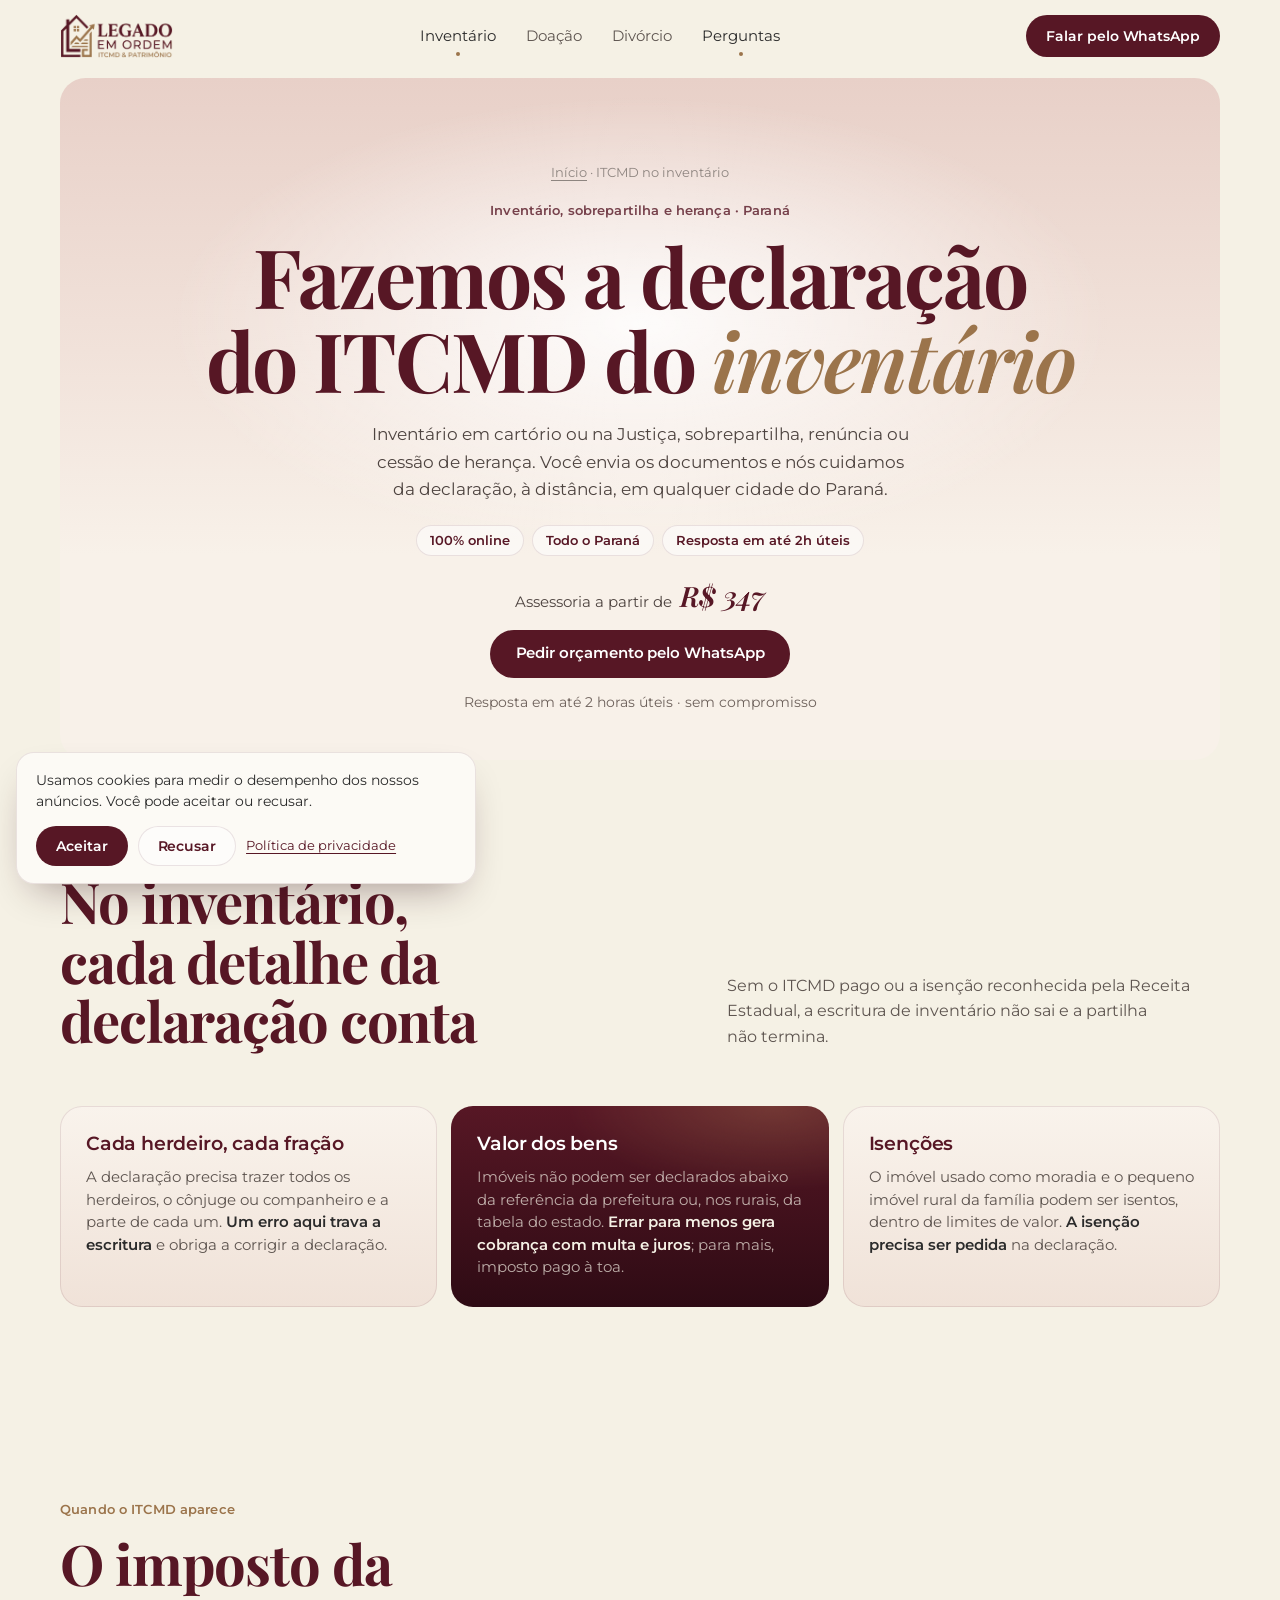
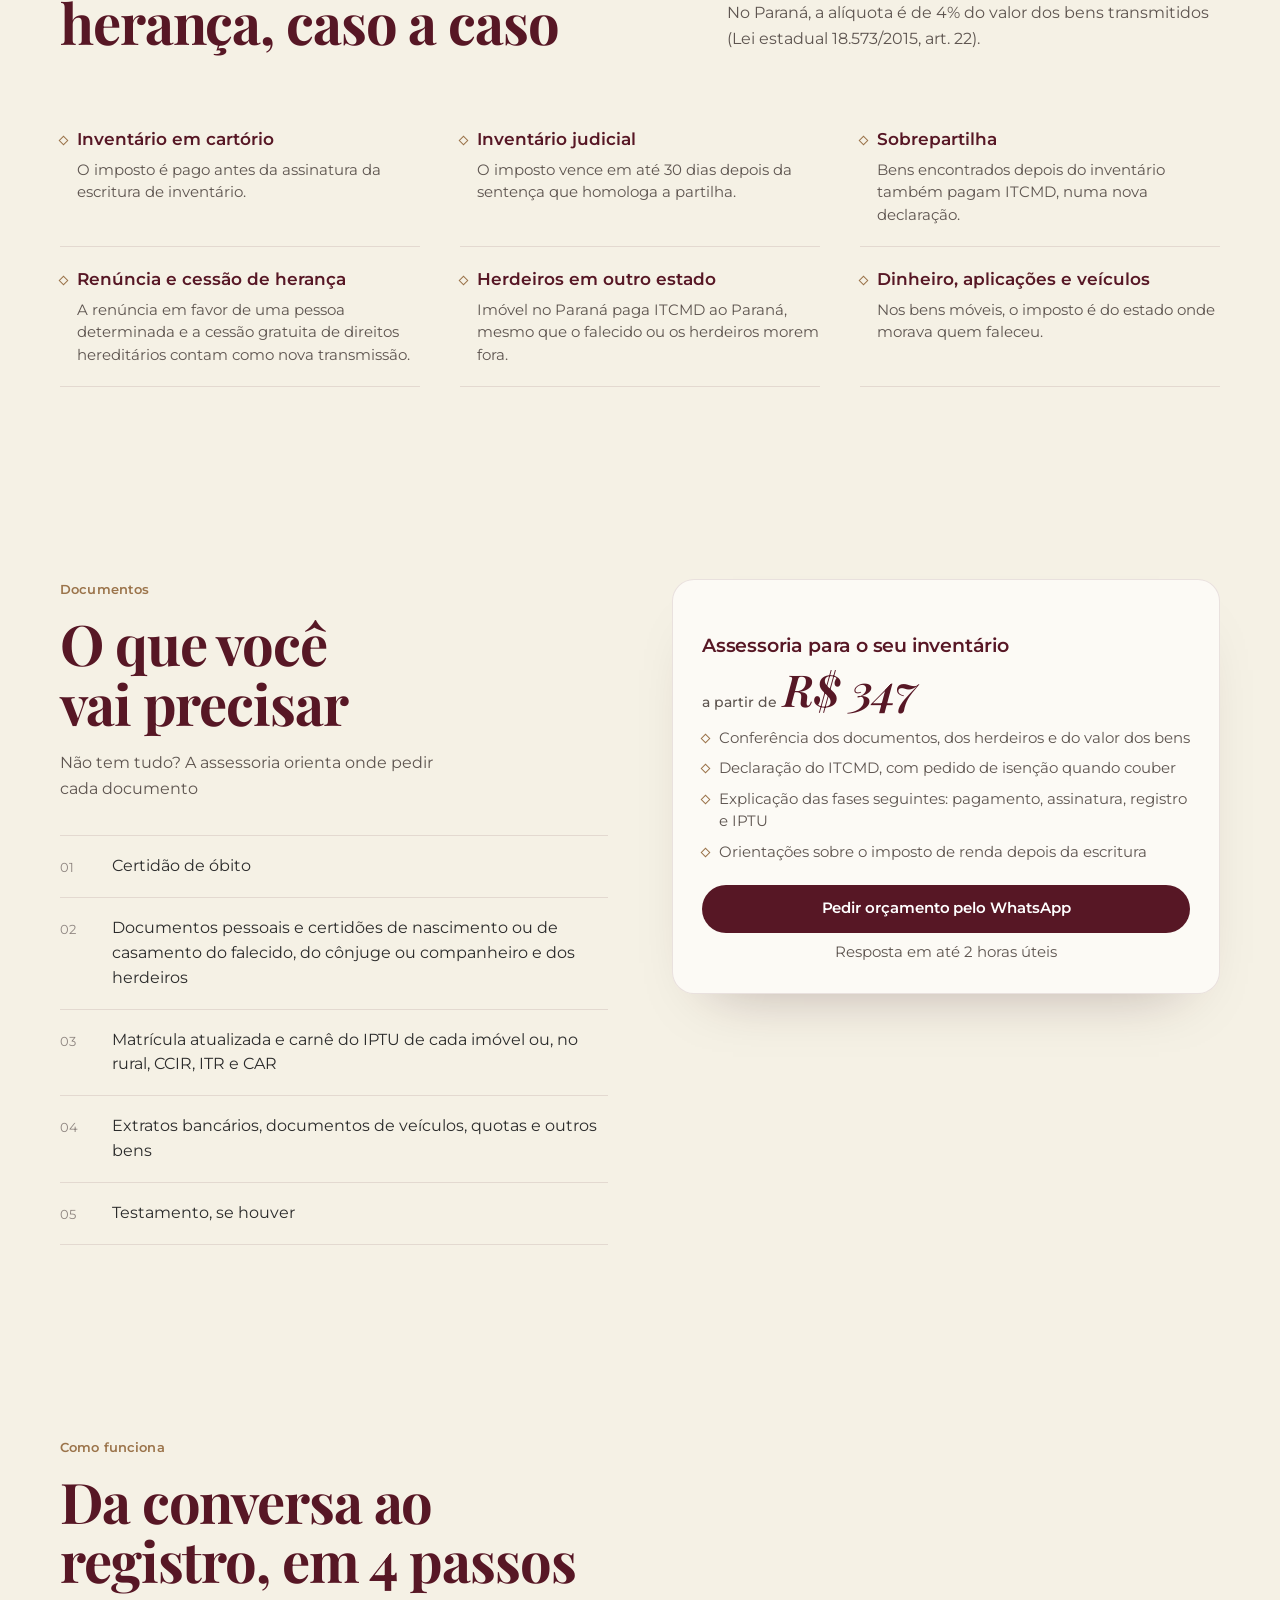
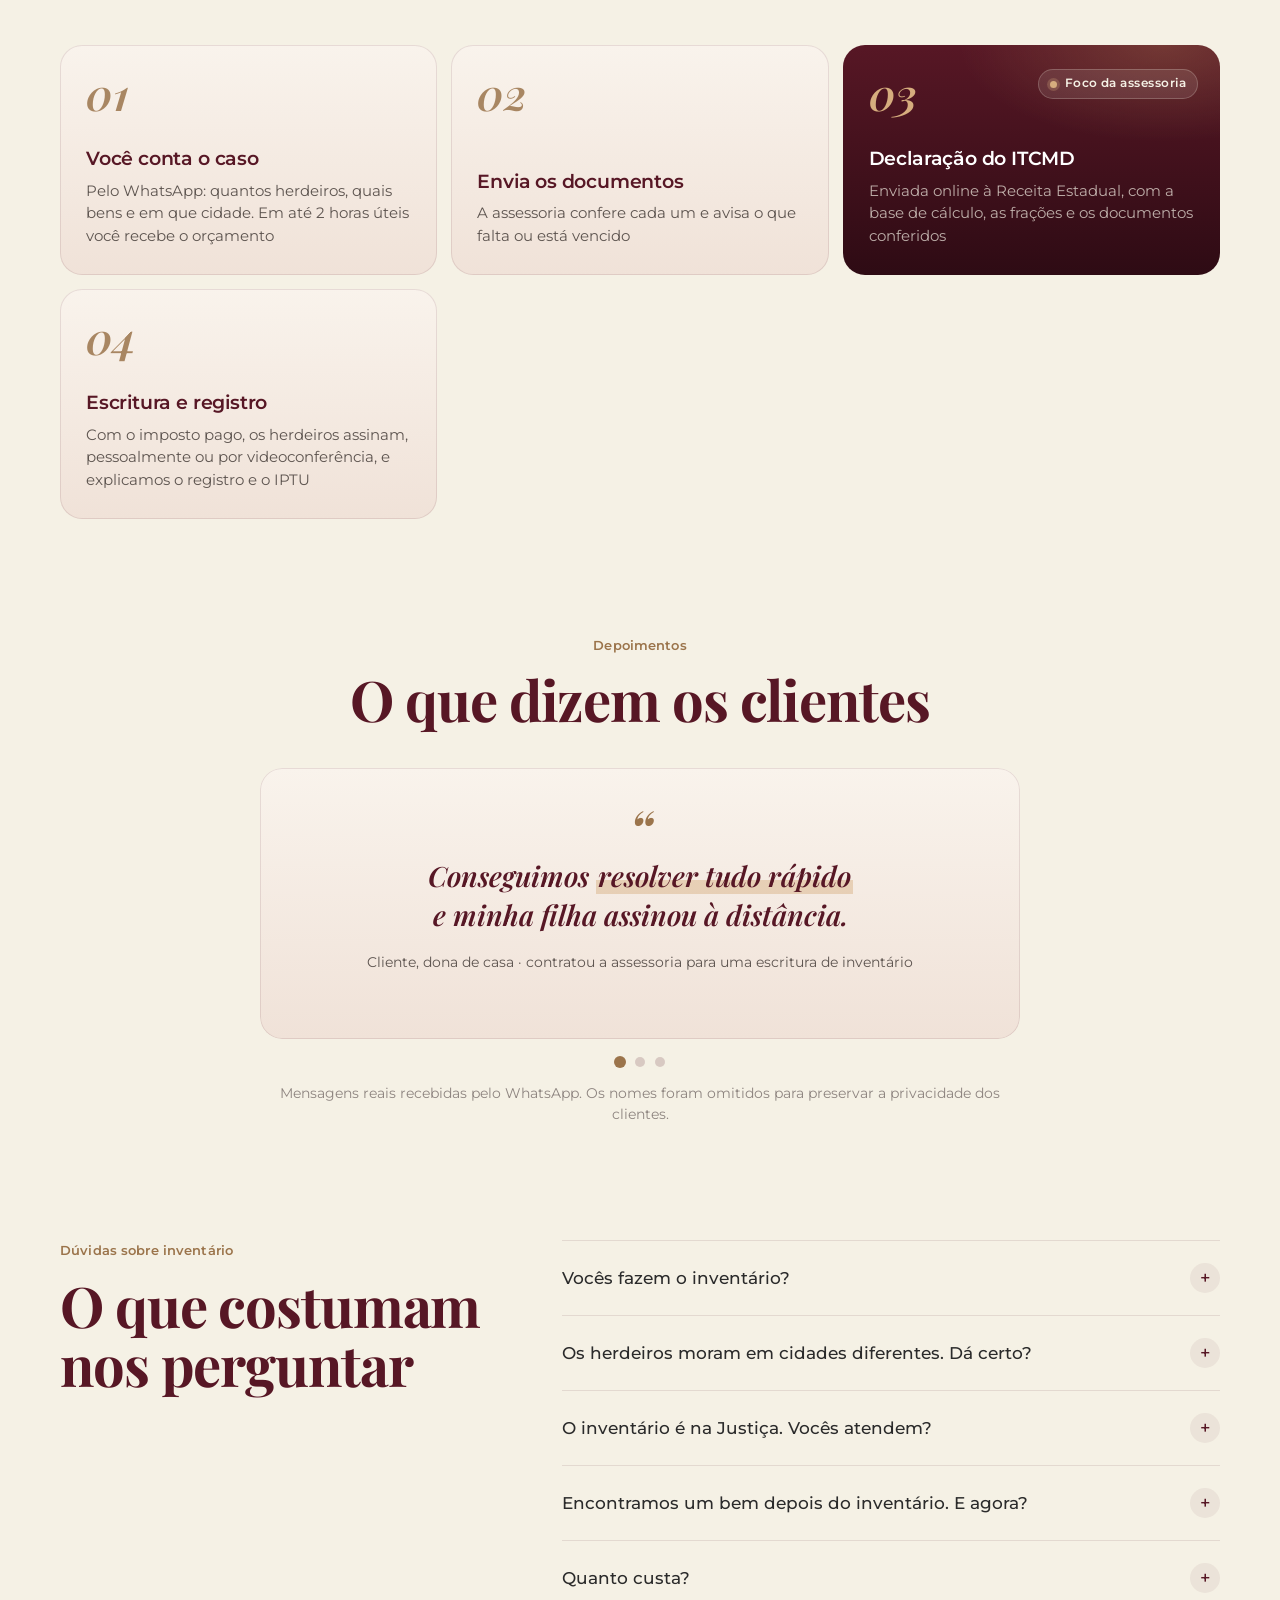
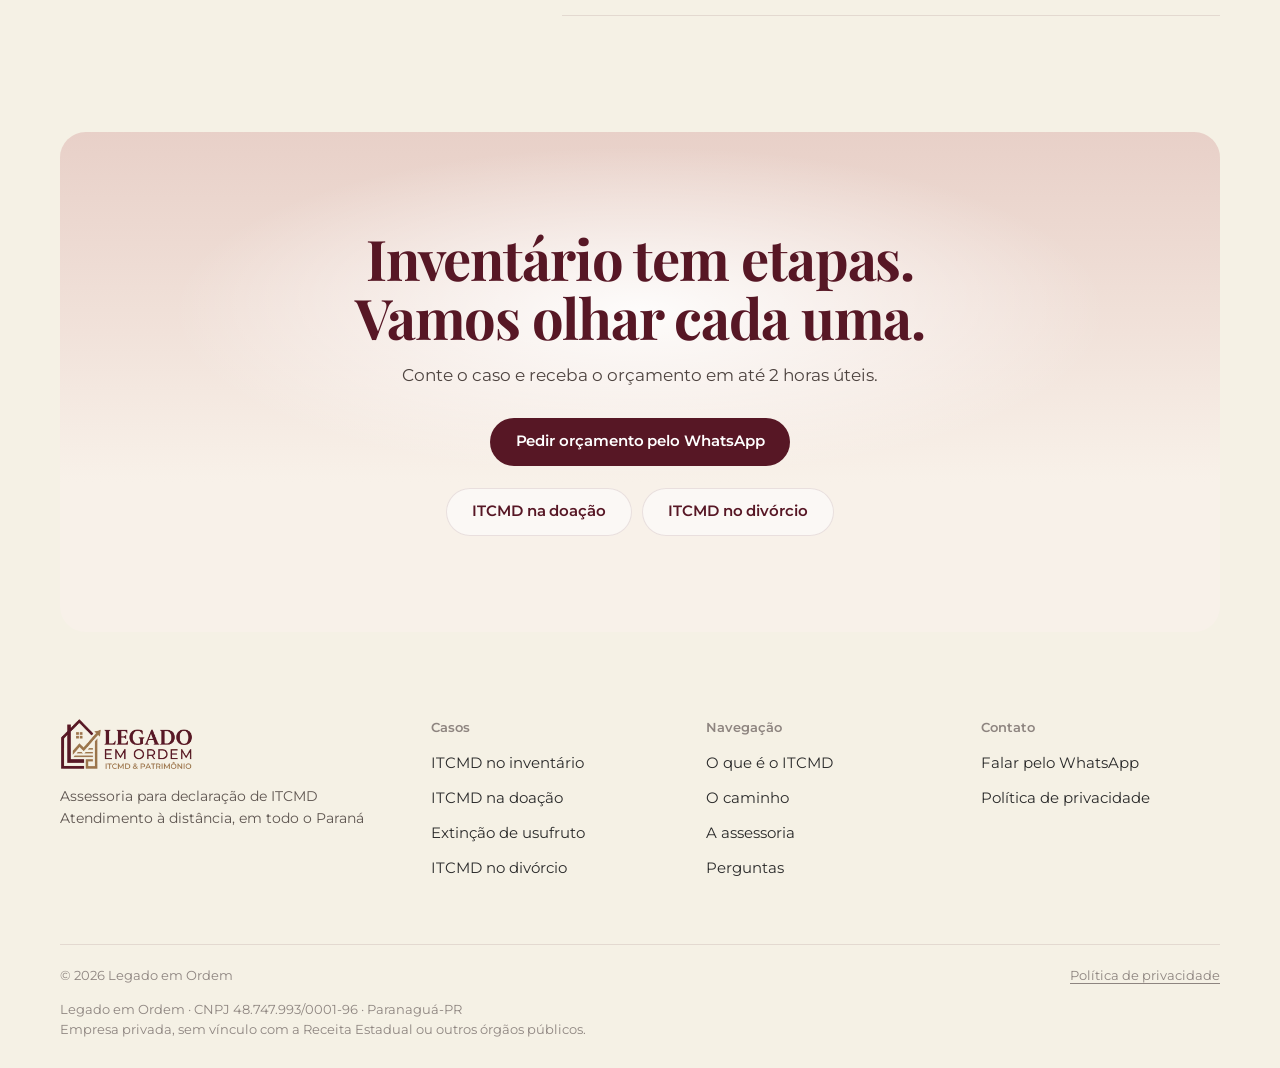
<file: inventario/index.html>
<!doctype html>
<!-- Legado em Ordem · página inventário · gerada a partir da página inicial · 2026-11-08 -->
<html lang="pt-BR">
<head>
<meta charset="utf-8">
<meta name="viewport" content="width=device-width, initial-scale=1, viewport-fit=cover">
<title>ITCMD no inventário no Paraná — Legado em Ordem</title>
<meta name="description" content="Fazemos a declaração do ITCMD do inventário no Paraná, em cartório ou na Justiça, sobrepartilha e cessão de herança. À distância, a partir de R$ 347, resposta em até 2h úteis.">
<link rel="canonical" href="https://legadoemordem.com.br/inventario/">
<meta property="og:title" content="ITCMD no inventário no Paraná — Legado em Ordem">
<meta property="og:description" content="Fazemos a declaração do ITCMD do inventário no Paraná, em cartório ou na Justiça, sobrepartilha e cessão de herança. À distância, a partir de R$ 347, resposta em até 2h úteis.">
<meta name="theme-color" content="#F5F1E5">
<link rel="icon" type="image/png" sizes="32x32" href="/favicon-32.png">
<link rel="apple-touch-icon" sizes="180x180" href="/apple-touch-icon.png">
<link rel="preconnect" href="https://fonts.googleapis.com">
<link rel="preconnect" href="https://fonts.gstatic.com" crossorigin>
<link href="https://fonts.googleapis.com/css2?family=Montserrat:wght@400;500;600;700&family=Playfair+Display:ital,wght@0,600;0,700;1,600&display=swap" rel="stylesheet">
<link rel="stylesheet" href="../estilo.css">
</head>
<body>
<header class="nav" id="nav"><div class="wrap navin">
  <a class="marca" href="../" aria-label="Legado em Ordem, início"><img src="../img/logo.webp" alt="Legado em Ordem · ITCMD &amp; Patrimônio" width="480" height="187"></a>
  <nav class="links" aria-label="Menu principal">
    <a class="link" href="../inventario/" aria-current="true">Inventário</a><a class="link" href="../doacao/">Doação</a><a class="link" href="../divorcio/">Divórcio</a><a class="link" href="#perguntas">Perguntas</a>
  </nav>
  <a class="btn" href="https://wa.me/legado.em.ordem?text=Ol%C3%A1%21%20Vim%20pelo%20site%20Legado%20em%20Ordem%20e%20gostaria%20de%20um%20or%C3%A7amento%20para%20a%20declara%C3%A7%C3%A3o%20de%20ITCMD%20de%20um%20invent%C3%A1rio." target="_blank" rel="noopener" data-whatsapp>Falar pelo WhatsApp</a>
  <details class="menu-m"><summary aria-label="Abrir menu"><span></span></summary>
    <nav aria-label="Menu"><a href="../">Início</a><a href="../inventario/">ITCMD no inventário</a><a href="../doacao/">ITCMD na doação</a><a href="../divorcio/">ITCMD no divórcio</a><a href="#perguntas">Perguntas</a></nav>
  </details>
</div></header>

<main id="inicio">
<section class="hero"><div class="wrap"><div class="stage topo">
  <p class="trilha rv"><a href="../">Início</a> · ITCMD no inventário</p>
  <p class="kicker rv">Inventário, sobrepartilha e herança · Paraná</p>
  <h1 class="rv">Fazemos a declaração do ITCMD do <em>inventário</em></h1>
  <p class="lede rv">Inventário em cartório ou na Justiça, sobrepartilha, renúncia ou cessão de herança. Você envia os documentos e nós cuidamos da declaração, à distância, em qualquer cidade do Paraná.</p>
  <ul class="selos rv"><li>100% online</li><li>Todo o Paraná</li><li>Resposta em até 2h úteis</li></ul>
  <p class="preco rv">Assessoria a partir de <b>R$&nbsp;347</b></p>
  <div class="acoes rv">
    <a class="btn" href="https://wa.me/legado.em.ordem?text=Ol%C3%A1%21%20Vim%20pelo%20site%20Legado%20em%20Ordem%20e%20gostaria%20de%20um%20or%C3%A7amento%20para%20a%20declara%C3%A7%C3%A3o%20de%20ITCMD%20de%20um%20invent%C3%A1rio." target="_blank" rel="noopener" data-whatsapp>Pedir orçamento pelo WhatsApp</a>
  </div>
  <p class="micro rv">Resposta em até 2 horas úteis · sem compromisso</p>
</div></div></section>

<section class="sec curta" id="por-que"><div class="wrap">
  <div class="intro rv">
    <div><p class="kicker">Se a declaração é gratuita, por que contratar?</p><h2 class="h2">No inventário, cada detalhe da declaração conta</h2></div>
    <p class="lede">Sem o ITCMD pago ou a isenção reconhecida pela Receita Estadual, a escritura de inventário não sai e a partilha não termina.</p>
  </div>
  <ul class="itc-base">
    <li class="rv"><h3>Cada herdeiro, cada fração</h3><p>A declaração precisa trazer todos os herdeiros, o cônjuge ou companheiro e a parte de cada um. <b>Um erro aqui trava a escritura</b> e obriga a corrigir a declaração.</p></li>
    <li class="rv foco"><h3>Valor dos bens</h3><p>Imóveis não podem ser declarados abaixo da referência da prefeitura ou, nos rurais, da tabela do estado. <b>Errar para menos gera cobrança com multa e juros</b>; para mais, imposto pago à toa.</p></li>
    <li class="rv"><h3>Isenções</h3><p>O imóvel usado como moradia e o pequeno imóvel rural da família podem ser isentos, dentro de limites de valor. <b>A isenção precisa ser pedida</b> na declaração.</p></li>
  </ul>
</div></section>

<section class="sec curta itc" id="quando"><div class="wrap">
  <div class="intro rv">
    <div><p class="kicker">Quando o ITCMD aparece</p><h2 class="h2">O imposto da herança, caso a caso</h2></div>
    <p class="lede">No Paraná, a alíquota é de 4% do valor dos bens transmitidos (Lei estadual 18.573/2015, art. 22).</p>
  </div>
  <ul class="itc-casos rv">
    <li><h4>Inventário em cartório</h4><p>O imposto é pago antes da assinatura da escritura de inventário.</p></li>
    <li><h4>Inventário judicial</h4><p>O imposto vence em até 30 dias depois da sentença que homologa a partilha.</p></li>
    <li><h4>Sobrepartilha</h4><p>Bens encontrados depois do inventário também pagam ITCMD, numa nova declaração.</p></li>
    <li><h4>Renúncia e cessão de herança</h4><p>A renúncia em favor de uma pessoa determinada e a cessão gratuita de direitos hereditários contam como nova transmissão.</p></li>
    <li><h4>Herdeiros em outro estado</h4><p>Imóvel no Paraná paga ITCMD ao Paraná, mesmo que o falecido ou os herdeiros morem fora.</p></li>
    <li><h4>Dinheiro, aplicações e veículos</h4><p>Nos bens móveis, o imposto é do estado onde morava quem faleceu.</p></li>
  </ul>
</div></section>

<section class="sec curta" id="assessoria"><div class="wrap duas">
  <div class="rv">
    <p class="kicker">Documentos</p>
    <h2 class="h2">O que você vai precisar</h2>
    <p class="lede" style="margin-top:18px">Não tem tudo? A assessoria orienta onde pedir cada documento</p>
    <ol class="lista">
      <li>Certidão de óbito</li>
      <li>Documentos pessoais e certidões de nascimento ou de casamento do falecido, do cônjuge ou companheiro e dos herdeiros</li>
      <li>Matrícula atualizada e carnê do IPTU de cada imóvel ou, no rural, CCIR, ITR e CAR</li>
      <li>Extratos bancários, documentos de veículos, quotas e outros bens</li>
      <li>Testamento, se houver</li>
    </ol>
  </div>
  <aside class="cartao rv">
    <h3>Assessoria para o seu inventário</h3>
    <p class="preco-grande"><small>a partir de</small>R$&nbsp;347</p>
    <ul>
      <li>Conferência dos documentos, dos herdeiros e do valor dos bens</li>
      <li>Declaração do ITCMD, com pedido de isenção quando couber</li>
      <li>Explicação das fases seguintes: pagamento, assinatura, registro e IPTU</li>
      <li>Orientações sobre o imposto de renda depois da escritura</li>
    </ul>
    <a class="btn" href="https://wa.me/legado.em.ordem?text=Ol%C3%A1%21%20Vim%20pelo%20site%20Legado%20em%20Ordem%20e%20gostaria%20de%20um%20or%C3%A7amento%20para%20a%20declara%C3%A7%C3%A3o%20de%20ITCMD%20de%20um%20invent%C3%A1rio." target="_blank" rel="noopener" data-whatsapp>Pedir orçamento pelo WhatsApp</a>
    <p class="micro" style="text-align:center">Resposta em até 2 horas úteis</p>
  </aside>
</div></section>

<section class="sec curta" id="caminho"><div class="wrap">
  <div class="intro rv">
    <div><p class="kicker">Como funciona</p><h2 class="h2">Da conversa ao registro, em 4 passos</h2></div>
  </div>
  <ol class="bento">
    <li class="rv"><div><h3>Você conta o caso</h3><p>Pelo WhatsApp: quantos herdeiros, quais bens e em que cidade. Em até 2 horas úteis você recebe o orçamento</p></div></li>
    <li class="rv"><div><h3>Envia os documentos</h3><p>A assessoria confere cada um e avisa o que falta ou está vencido</p></div></li>
    <li class="rv foco"><span class="pilula">Foco da assessoria</span><div><h3>Declaração do ITCMD</h3><p>Enviada online à Receita Estadual, com a base de cálculo, as frações e os documentos conferidos</p></div></li>
    <li class="rv"><div><h3>Escritura e registro</h3><p>Com o imposto pago, os herdeiros assinam, pessoalmente ou por videoconferência, e explicamos o registro e o IPTU</p></div></li>
  </ol>
</div></section>

<section class="sec" id="depoimentos" style="padding-top:0"><div class="wrap"><div class="depo rv">
  <p class="kicker">Depoimentos</p>
  <h2 class="h2">O que dizem os clientes</h2>
  <ul class="depo-trilho" id="depo-trilho" aria-label="Depoimentos de clientes">
    <li><figure><blockquote><p>Conseguimos <mark>resolver tudo rápido</mark> e minha filha assinou à distância.</p></blockquote><figcaption>Cliente, dona de casa · contratou a assessoria para uma escritura de inventário</figcaption></figure></li>
    <li><figure><blockquote><p>Você é <mark>a melhor</mark>! Muito obrigado pelos teus serviços.</p></blockquote><figcaption>Cliente, advogado · contratou a assessoria para uma escritura de permuta</figcaption></figure></li>
    <li><figure><blockquote><p>Parabéns… você é <mark>super diligente e competente</mark>. Vou precisar agendar uma outra missão.</p></blockquote><figcaption>Cliente, advogado · contratou a assessoria para uma escritura de cessão de direitos hereditários</figcaption></figure></li>
  </ul>
  <div class="depo-pontos" id="depo-pontos"></div>
  <p class="micro">Mensagens reais recebidas pelo WhatsApp. Os nomes foram omitidos para preservar a privacidade dos clientes.</p>
</div></div></section>

<section class="sec" id="perguntas" style="padding-top:0"><div class="wrap faq-grid">
  <div class="rv"><p class="kicker">Dúvidas sobre inventário</p><h2 class="h2">O que costumam nos perguntar</h2></div>
  <div class="perguntas rv">
    <details><summary>Vocês fazem o inventário?</summary><p>A assessoria cuida da declaração do ITCMD e explica cada fase. A escritura de inventário é feita pelo cartório, com o advogado da família; no inventário judicial, o processo corre na Justiça.</p></details>
    <details><summary>Os herdeiros moram em cidades diferentes. Dá certo?</summary><p>Sim. A assessoria é toda à distância e a escritura pode ser assinada por videoconferência, nos cartórios que trabalham com o e-Notariado.</p></details>
    <details><summary>O inventário é na Justiça. Vocês atendem?</summary><p>Sim. A declaração do ITCMD também é feita no inventário judicial, e o imposto vence em até 30 dias depois da sentença que homologa a partilha.</p></details>
    <details><summary>Encontramos um bem depois do inventário. E agora?</summary><p>É caso de sobrepartilha, com uma nova declaração de ITCMD só para esse bem.</p></details>
    <details><summary>Quanto custa?</summary><p>A assessoria começa em R$&nbsp;347. O valor final depende do número de herdeiros, da quantidade de bens e dos documentos que faltam. Conte o seu caso pelo WhatsApp e receba o orçamento em até 2 horas úteis.</p></details>
  </div>
</div></section>

<section class="sec" style="padding-top:0;padding-bottom:clamp(24px,3vw,40px)"><div class="wrap"><div class="stage cta rv">
  <h2 class="h2">Inventário tem etapas. Vamos olhar cada uma.</h2>
  <p class="lede">Conte o caso e receba o orçamento em até 2 horas úteis.</p>
  <div class="acoes">
    <a class="btn" href="https://wa.me/legado.em.ordem?text=Ol%C3%A1%21%20Vim%20pelo%20site%20Legado%20em%20Ordem%20e%20gostaria%20de%20um%20or%C3%A7amento%20para%20a%20declara%C3%A7%C3%A3o%20de%20ITCMD%20de%20um%20invent%C3%A1rio." target="_blank" rel="noopener" data-whatsapp>Pedir orçamento pelo WhatsApp</a>
  </div>
  <div class="outros"><a class="btn sec" href="../doacao/">ITCMD na doação</a><a class="btn sec" href="../divorcio/">ITCMD no divórcio</a></div>
</div></div></section>
</main>

<footer class="rodape"><div class="wrap">
  <div class="rod-topo quatro">
    <div>
      <a class="marca" href="../#inicio" aria-label="Legado em Ordem, início"><img src="../img/logo.webp" alt="Legado em Ordem" width="480" height="187"></a>
      <p class="rod-txt">Assessoria para declaração de ITCMD<br>Atendimento à distância, em todo o Paraná</p>
    </div>
    <div><h4>Casos</h4><ul><li><a href="../inventario/">ITCMD no inventário</a></li><li><a href="../doacao/">ITCMD na doação</a></li><li><a href="../doacao/#usufruto">Extinção de usufruto</a></li><li><a href="../divorcio/">ITCMD no divórcio</a></li></ul></div>
    <div><h4>Navegação</h4><ul><li><a href="../#itcmd">O que é o ITCMD</a></li><li><a href="../#caminho">O caminho</a></li><li><a href="../#assessoria">A assessoria</a></li><li><a href="../#perguntas">Perguntas</a></li></ul></div>
    <div><h4>Contato</h4><ul><li><a href="https://wa.me/legado.em.ordem?text=Ol%C3%A1%21%20Vim%20pelo%20site%20Legado%20em%20Ordem%20e%20gostaria%20de%20um%20or%C3%A7amento%20para%20a%20declara%C3%A7%C3%A3o%20de%20ITCMD%20de%20um%20invent%C3%A1rio." target="_blank" rel="noopener" data-whatsapp>Falar pelo WhatsApp</a></li><li><button type="button" class="linkbtn" data-politica>Política de privacidade</button></li></ul></div>
  </div>
  <div class="rod-base"><span>© 2026 Legado em Ordem</span><button type="button" class="linkbtn" data-politica>Política de privacidade</button></div>
  <p class="rod-legal">Legado em Ordem · CNPJ 48.747.993/0001-96 · Paranaguá-PR<br>Empresa privada, sem vínculo com a Receita Estadual ou outros órgãos públicos.</p>
</div></footer>

<div class="fixo"><a class="btn" href="https://wa.me/legado.em.ordem?text=Ol%C3%A1%21%20Vim%20pelo%20site%20Legado%20em%20Ordem%20e%20gostaria%20de%20um%20or%C3%A7amento%20para%20a%20declara%C3%A7%C3%A3o%20de%20ITCMD%20de%20um%20invent%C3%A1rio." target="_blank" rel="noopener" data-whatsapp>Falar pelo WhatsApp</a></div>

<dialog id="politica" aria-labelledby="pol-titulo"><div class="pol">
  <h2 id="pol-titulo">Política de privacidade</h2>
  <p>Como a Legado em Ordem trata os seus dados.</p>
  <h3>Responsável</h3><p>Legado em Ordem, CNPJ 48.747.993/0001-96, Paranaguá-PR.</p>
  <h3>Dados tratados</h3><p>As informações e os documentos que você nos envia ao entrar em contato pelo WhatsApp e dados de navegação coletados pela ferramenta de medição de anúncios do Google: com cookies, se você aceitá-los; sem cookies e sem identificar você, se você recusar ou não responder ao aviso (por exemplo, a página visitada e o clique no botão do WhatsApp).</p>
  <h3>Finalidade</h3><p>Responder ao seu contato, prestar o serviço contratado e medir o desempenho dos anúncios.</p>
  <h3>Base legal</h3><p>Procedimentos preliminares e execução de contrato (Lei 13.709/2018 (LGPD), art. 7º, V), para o atendimento e o serviço; consentimento (art. 7º, I), para os cookies de medição, que você pode recusar no aviso exibido no site; legítimo interesse (art. 7º, IX), para a medição sem cookies dos anúncios.</p>
  <h3>Compartilhamento</h3><p>Os dados não são vendidos nem cedidos para fins comerciais. Quando necessário ao serviço, são compartilhados com a Receita Estadual, o cartório e o registro de imóveis. A ferramenta de medição (Google) trata dados de navegação: com cookies, de quem os aceita; sem cookies, dos demais visitantes.</p>
  <h3>Prazo</h3><p>Os dados são mantidos pelo tempo necessário à finalidade ou ao cumprimento de obrigações legais.</p>
  <h3>Direitos do titular</h3>
  <ul><li>Confirmar se há tratamento e acessar os dados</li><li>Corrigir dados incompletos ou desatualizados</li><li>Pedir a exclusão dos dados, ressalvado o que a lei obriga a guardar</li><li>Revogar o consentimento dado aos cookies</li></ul>
  <p>Pedidos pelo WhatsApp <a href="https://wa.me/legado.em.ordem" target="_blank" rel="noopener">(41) 9 9153-1196</a>.</p>
  <p>Atualizada em 03/11/2026.</p>
  <form method="dialog"><button class="btn sec">Fechar</button></form>
</div></dialog>

<div class="cookies" id="cookies" role="dialog" aria-live="polite" aria-label="Aviso de cookies" hidden>
  <p>Usamos cookies para medir o desempenho dos nossos anúncios. Você pode aceitar ou recusar.</p>
  <div class="acoes-c">
    <button type="button" class="btn" data-cookies="aceito">Aceitar</button>
    <button type="button" class="btn sec" data-cookies="recusado">Recusar</button>
    <button type="button" class="linkbtn" data-politica>Política de privacidade</button>
  </div>
</div>



<script src="../site.js"></script>
</body>
</html>
</file>
<file: estilo.css>
:root{
  /* base */
  --bg:#F5F1E5;--card:#FCFAF5;--text:#2B2B2B;--soft:#5E5550;--faint:#8E8580;--line:rgba(87,23,37,.11);
  /* marca */
  --marsala:#571725;--deep:#4A1320;--deep2:#2E0B14;--ondeep:#F5F1E5;--ondeep-soft:rgba(245,241,229,.7);
  --gold:#9B744B;--gold-l:#D6AD7E;--btn:#571725;--onbtn:#FFFFFF;
  /* céu do palco (tons de marsala sobre creme) */
  --sky0:#E8D0C8;--sky1:#F1E2DA;--sky2:#F8F1E9;--wash:#F0E2D8;--wash2:#F9F3EC;--glow:rgba(255,255,255,.9);
  --f-tit:"Playfair Display",Georgia,"Times New Roman",serif;
  --f-txt:Montserrat,system-ui,-apple-system,"Segoe UI",Roboto,Arial,sans-serif;
  --r-stage:clamp(18px,2vw,26px);--r-card:22px;
  --ease:cubic-bezier(.2,.7,.2,1);
  color-scheme:light;box-sizing:border-box;
  padding-top:env(safe-area-inset-top,0px);padding-bottom:env(safe-area-inset-bottom,0px);
}
*,*::before,*::after{box-sizing:border-box;margin:0;padding:0}
html{height:100%;-webkit-text-size-adjust:100%;scroll-behavior:smooth;scroll-padding-top:calc(env(safe-area-inset-top,0px) + 84px);background:var(--bg)}
body{background:var(--bg);color:var(--text);font:400 16px/1.55 var(--f-txt);-webkit-font-smoothing:antialiased;overflow-x:clip}
img{max-width:100%;height:auto;display:block}
a{color:inherit;text-decoration:none}
button,input{font:inherit;color:inherit}
:where(a,button,input,summary):focus-visible{outline:2px solid var(--gold);outline-offset:3px;border-radius:6px}
.wrap{width:100%;max-width:1240px;margin:0 auto;padding:0 clamp(16px,3.4vw,40px)}
.sec{padding:clamp(72px,9vw,128px) 0}
.kicker{font-size:13px;font-weight:600;color:var(--gold);letter-spacing:.01em;margin-bottom:14px}
h1,h2,h3{font-family:var(--f-tit);font-weight:700;color:var(--marsala);text-wrap:balance}
.h2{font-size:clamp(34px,4.6vw,56px);line-height:1.06;letter-spacing:-.02em}
.lede{font-size:16px;line-height:1.6;color:var(--soft);max-width:32em;text-wrap:pretty}
.micro{font-size:13.5px;color:var(--faint);margin-top:14px}
.intro{display:grid;gap:22px 64px;align-items:end;margin-bottom:clamp(36px,5vw,56px)}
@media(min-width:900px){.intro{grid-template-columns:1.1fr .9fr}}

/* botões: pílula com brilho que atravessa */
.btn{position:relative;display:inline-flex;align-items:center;justify-content:center;gap:8px;min-height:48px;padding:0 26px;border-radius:999px;background:var(--btn);color:var(--onbtn);font:600 14.5px/1.2 var(--f-txt);letter-spacing:-.005em;white-space:nowrap;overflow:hidden;border:0;cursor:pointer;transition:transform .25s,box-shadow .3s}
.btn::after{content:"";position:absolute;inset:0;border-radius:inherit;background:linear-gradient(110deg,transparent 30%,rgba(255,255,255,.28) 50%,transparent 70%);transform:translateX(-110%);transition:transform .7s var(--ease)}
.btn:hover{transform:translateY(-1px);box-shadow:0 12px 26px -14px var(--btn)}
.btn:hover::after{transform:translateX(110%)}
.btn:active{transform:translateY(0)}
.btn.sec{background:rgba(255,255,255,.55);color:var(--marsala);box-shadow:inset 0 0 0 1px var(--line)}
.btn.sec:hover{box-shadow:inset 0 0 0 1px rgba(87,23,37,.25),0 12px 26px -16px rgba(87,23,37,.35)}
.btn.ouro{background:var(--gold-l);color:#2A0E14}
.btn.ouro:hover{box-shadow:0 12px 26px -14px var(--gold-l)}
.btn.vidro{background:rgba(245,241,229,.08);color:var(--ondeep);box-shadow:inset 0 0 0 1px rgba(245,241,229,.25)}
.acoes{display:flex;flex-wrap:wrap;gap:10px;justify-content:center}

/* revelação ao rolar */
.rv{opacity:0;transform:translateY(18px);transition:opacity .9s var(--ease),transform .9s var(--ease)}
.rv.on{opacity:1;transform:none}
@media (prefers-reduced-motion:reduce){.rv{opacity:1;transform:none;transition:none}.btn,.btn::after{transition:none}html{scroll-behavior:auto}}

/* navegação fixa */
body::before{content:"";position:fixed;inset:0 0 auto;height:env(safe-area-inset-top,0px);z-index:41;background:rgba(245,241,229,.9);-webkit-backdrop-filter:blur(14px);backdrop-filter:blur(14px)}
.nav{position:sticky;top:env(safe-area-inset-top,0px);z-index:40;padding:10px 0;transition:background-color .35s,box-shadow .35s,backdrop-filter .35s}
.nav.rolou{background:rgba(245,241,229,.82);-webkit-backdrop-filter:blur(16px) saturate(1.2);backdrop-filter:blur(16px) saturate(1.2);box-shadow:0 1px 0 var(--line)}
.navin{display:flex;align-items:center;justify-content:space-between;gap:20px;min-height:52px}
.marca img{height:44px;width:auto}
.links{display:flex;gap:30px}
.link{position:relative;font-size:14.5px;color:var(--soft);transition:color .2s}
.link:hover,.link[aria-current="true"]{color:var(--text)}
.link[aria-current="true"]::after{content:"";position:absolute;left:50%;bottom:-9px;width:4px;height:4px;margin-left:-2px;border-radius:50%;background:var(--gold)}
.nav .btn{min-height:42px;padding:0 20px;font-size:13.5px}
.menu-m{display:none;position:relative}
.menu-m summary{list-style:none;cursor:pointer;width:42px;height:42px;border-radius:50%;display:grid;place-items:center;background:rgba(255,255,255,.6);box-shadow:inset 0 0 0 1px var(--line)}
.menu-m summary::-webkit-details-marker{display:none}
.menu-m summary span{display:block;width:16px;height:1.5px;background:var(--text);box-shadow:0 5px 0 var(--text)}
.menu-m nav{position:absolute;right:0;top:calc(100% + 10px);min-width:230px;display:flex;flex-direction:column;padding:8px;border-radius:18px;background:var(--card);box-shadow:0 24px 48px -24px rgba(46,11,20,.35),inset 0 0 0 1px var(--line)}
.menu-m nav a{padding:12px 14px;border-radius:12px;font-weight:500}
.menu-m nav a:hover{background:var(--wash2)}

/* palco do hero */
.hero{padding-top:6px}
.stage{position:relative;overflow:hidden;isolation:isolate;border-radius:var(--r-stage);background:radial-gradient(56% 46% at 50% 36%,var(--glow),transparent 72%),linear-gradient(180deg,var(--sky0) 0%,var(--sky1) 40%,var(--sky2) 70%,var(--sky2) 100%);text-align:center;padding:clamp(48px,7vw,84px) clamp(18px,4vw,48px) 0}
.stage .simb{width:36px;height:auto;margin:0 auto 22px}
.stage .kicker{color:var(--marsala);opacity:.8}
.stage h1{font-size:clamp(42px,6.4vw,84px);line-height:1.02;letter-spacing:-.025em;max-width:13em;margin:0 auto}
.stage h1 em{font-style:italic;font-weight:600;color:var(--gold)}
.stage .lede{margin:20px auto 0;text-align:center;font-size:clamp(15px,1.5vw,17px);color:#4E4440}
.selos{display:flex;flex-wrap:wrap;justify-content:center;gap:8px;list-style:none;margin:22px 0 26px}
.selos li{font-size:12.5px;font-weight:600;color:var(--marsala);padding:6px 14px;border-radius:999px;background:rgba(255,255,255,.55);box-shadow:inset 0 0 0 1px var(--line)}
.stage .micro{color:#6E625C}
.stage.topo{padding-bottom:clamp(28px,4vw,48px)}
.foto-hero{width:min(820px,100%);margin:clamp(36px,5vw,56px) auto 0;padding:10px;border-radius:24px;background:rgba(255,255,255,.55);box-shadow:inset 0 0 0 1px var(--line),0 30px 60px -36px rgba(46,11,20,.45);text-align:left}
.foto-hero img{width:100%;aspect-ratio:2/1;object-fit:cover;border-radius:16px}
.foto-hero figcaption{display:grid;gap:14px 40px;padding:20px 14px 12px}
@media(min-width:720px){.foto-hero figcaption{grid-template-columns:auto 1fr;align-items:start}}
.palavra{font:italic 600 30px/1 var(--f-tit);color:var(--marsala)}
.foto-hero .verbete{margin-top:8px}

/* faixa de escrituras */
.faixa{padding:clamp(28px,4vw,40px) 0;border-bottom:1px solid var(--line)}
.faixa .wrap{display:flex;flex-wrap:wrap;align-items:center;gap:14px 40px;justify-content:space-between}
.faixa p{font-size:12.5px;color:var(--faint);max-width:15em;line-height:1.45}
.faixa ul{list-style:none;display:flex;flex-wrap:wrap;gap:12px 32px}
.faixa li{display:flex;align-items:center;gap:9px;font-size:15px;font-weight:500;color:var(--soft)}
.faixa li::before{content:"";width:7px;height:7px;rotate:45deg;border:1.5px solid var(--gold)}

/* legado */
.legado .h2 em{font-style:italic;font-weight:600}
.verbete{color:var(--faint);font-size:13.5px;margin-top:10px;letter-spacing:.02em}
.verbete i{font-style:italic}
.sentidos{list-style:none;display:grid;gap:18px;counter-reset:s}
.sentidos li{counter-increment:s;display:grid;grid-template-columns:28px 1fr;gap:8px;font-size:15.5px;line-height:1.55;color:var(--text)}
.sentidos li::before{content:counter(s)".";font:italic 600 20px/1.3 var(--f-tit);color:var(--gold)}

/* etapas (bento) */
.bento{list-style:none;display:grid;gap:14px;grid-template-columns:repeat(auto-fit,minmax(min(100%,300px),1fr));counter-reset:e}
.bento li{position:relative;min-height:230px;border-radius:var(--r-card);padding:26px 26px 28px;display:flex;flex-direction:column;justify-content:space-between;gap:28px;counter-increment:e;background:linear-gradient(180deg,var(--wash2),var(--wash));box-shadow:inset 0 0 0 1px var(--line)}
.bento li::before{content:counter(e,decimal-leading-zero);font:italic 600 44px/1 var(--f-tit);color:var(--gold);opacity:.85}
.bento h3{font-family:var(--f-txt);font-weight:600;font-size:19px;letter-spacing:-.01em;color:var(--marsala);line-height:1.3}
.bento p{margin-top:8px;font-size:14.5px;color:var(--soft)}
.bento li.foco{background:radial-gradient(90% 70% at 85% 0,rgba(189,142,92,.28),transparent 60%),linear-gradient(180deg,var(--marsala),var(--deep2));box-shadow:none}
.bento li.foco::before{color:var(--gold-l);opacity:1}
.bento li.foco h3{color:#fff}
.bento li.foco p{color:var(--ondeep-soft)}
.pilula{position:absolute;top:24px;right:22px;display:inline-flex;align-items:center;gap:8px;font-size:11.5px;font-weight:600;letter-spacing:.04em;color:var(--ondeep);padding:6px 12px;border-radius:999px;background:rgba(245,241,229,.1);box-shadow:inset 0 0 0 1px rgba(245,241,229,.22)}
.pilula::before{content:"";width:7px;height:7px;border-radius:50%;background:var(--gold-l);box-shadow:0 0 0 3px rgba(214,173,126,.25)}
.bento-nota{margin-top:14px;padding:18px 24px;border-radius:var(--r-card);background:var(--card);box-shadow:inset 0 0 0 1px var(--line);font-size:15px;color:var(--soft)}
.bento-nota b{color:var(--marsala);font-weight:600}

/* assessoria: lista numerada + cartão */
.duas{display:grid;gap:clamp(36px,5vw,64px);align-items:start}
@media(min-width:900px){.duas{grid-template-columns:1fr 1fr}}
.lista{list-style:none;margin-top:34px;border-top:1px solid var(--line);counter-reset:l}
.lista li{counter-increment:l;display:grid;grid-template-columns:44px 1fr;gap:8px;padding:18px 0;border-bottom:1px solid var(--line);font-size:16px;color:var(--text)}
.lista li::before{content:counter(l,decimal-leading-zero);font-size:12.5px;color:var(--faint);padding-top:4px}
.cartao{border-radius:var(--r-card);background:var(--card);box-shadow:inset 0 0 0 1px var(--line),0 30px 60px -40px rgba(46,11,20,.35);padding:clamp(22px,3vw,30px);position:sticky;top:100px}
.cartao img{width:100%;aspect-ratio:3/2;object-fit:cover;border-radius:14px}
.cartao h3{font-family:var(--f-txt);font-weight:600;font-size:19px;margin-top:22px;letter-spacing:-.01em}
.cartao p{font-size:14.5px;color:var(--soft);margin-top:8px}
.cartao .btn{width:100%;margin-top:22px}
.avulso{margin-top:22px;padding-top:20px;border-top:1px solid var(--line)}
.avulso .btn{margin-top:14px;white-space:normal;text-align:center}

/* guia: palco escuro */
.escuro{border-radius:var(--r-stage);background:radial-gradient(70% 80% at 85% 10%,rgba(189,142,92,.22),transparent 60%),radial-gradient(60% 70% at 0 100%,rgba(110,34,51,.6),transparent 70%),linear-gradient(160deg,var(--marsala),var(--deep2));color:var(--ondeep);padding:clamp(32px,5vw,64px);display:grid;gap:clamp(32px,5vw,56px);align-items:center;overflow:hidden}
@media(min-width:900px){.escuro{grid-template-columns:.95fr 1.05fr}}
.escuro .kicker{color:var(--gold-l)}
.escuro h2{color:#fff}
.escuro .lede{color:var(--ondeep-soft);margin-top:18px}
.escuro .nota{margin-top:16px;font-size:13.5px;color:rgba(245,241,229,.55)}
.form{border-radius:20px;padding:clamp(20px,3vw,28px);background:rgba(245,241,229,.06);box-shadow:inset 0 0 0 1px rgba(245,241,229,.14);-webkit-backdrop-filter:blur(6px);backdrop-filter:blur(6px);display:grid;gap:14px;grid-template-columns:1fr 1fr}
.campo{display:flex;flex-direction:column;gap:6px}
.cheio,.aceite,.form .btn,.status{grid-column:1/-1}
@media(max-width:520px){.form{grid-template-columns:1fr}}
.campo label{font-size:12.5px;font-weight:500;color:var(--ondeep-soft)}
.campo input{min-height:48px;padding:12px 16px;border-radius:14px;border:0;background:rgba(245,241,229,.09);box-shadow:inset 0 0 0 1px rgba(245,241,229,.16);color:#fff;font-size:15.5px}
.campo input::placeholder{color:rgba(245,241,229,.4)}
.campo input:focus{outline:none;box-shadow:inset 0 0 0 1.5px var(--gold-l)}
.aceite{display:flex;gap:12px;align-items:flex-start;font-size:13px;line-height:1.5;color:var(--ondeep-soft)}
.aceite input{width:18px;height:18px;margin-top:2px;accent-color:var(--gold-l);flex:none}
.linkbtn{background:none;border:0;padding:0;font:inherit;color:inherit;text-decoration:underline;text-underline-offset:3px;cursor:pointer}
.escuro .linkbtn{color:var(--gold-l)}
.form .btn{margin-top:4px}
.status{font-size:13.5px;padding:12px 14px;border-radius:12px;background:rgba(245,241,229,.08);color:var(--ondeep)}

/* artigos */
.artigos{list-style:none;display:grid;gap:14px;grid-template-columns:repeat(auto-fit,minmax(min(100%,250px),1fr))}
.artigos li{border-radius:var(--r-card);background:var(--card);box-shadow:inset 0 0 0 1px var(--line);overflow:hidden;display:flex;flex-direction:column}
.artigos img{width:100%;aspect-ratio:3/2;object-fit:cover}
.artigos .txt{padding:20px 22px 22px;display:flex;flex-direction:column;gap:16px;flex:1}
.artigos h3{font-family:var(--f-txt);font-weight:600;font-size:16.5px;line-height:1.4;letter-spacing:-.01em;flex:1}
.breve{align-self:flex-start;display:inline-flex;align-items:center;gap:8px;font-size:12px;font-weight:500;color:var(--faint)}
.breve::before{content:"";width:22px;height:22px;border-radius:50%;background:var(--wash) url("data:image/svg+xml,%3Csvg xmlns='http://www.w3.org/2000/svg' viewBox='0 0 24 24' fill='none' stroke='%23571725' stroke-width='2' stroke-linecap='round'%3E%3Cpath d='M5 12h14M13 6l6 6-6 6'/%3E%3C/svg%3E") center/12px no-repeat}

/* perguntas */
.faq-grid{display:grid;gap:36px 64px}
@media(min-width:900px){.faq-grid{grid-template-columns:.8fr 1.2fr}}
.perguntas{border-top:1px solid var(--line)}
.perguntas details{border-bottom:1px solid var(--line)}
.perguntas summary{list-style:none;cursor:pointer;display:flex;align-items:center;justify-content:space-between;gap:20px;padding:22px 0;font-size:16.5px;font-weight:500;color:var(--text)}
.perguntas summary::-webkit-details-marker{display:none}
.perguntas summary::after{content:"+";flex:none;display:grid;place-items:center;width:30px;height:30px;border-radius:50%;background:rgba(87,23,37,.06);color:var(--marsala);font-size:18px;line-height:1;transition:background .2s,transform .3s var(--ease)}
.perguntas details[open] summary::after{content:"−";background:rgba(189,142,92,.25)}
.perguntas p{padding:0 50px 24px 0;color:var(--soft);font-size:15px}

/* chamada final */
.cta{text-align:center;padding:clamp(56px,8vw,96px) clamp(18px,4vw,48px)}
.cta .h2{max-width:13em;margin:0 auto}
.cta .lede{margin:16px auto 28px;text-align:center}

/* rodapé */
.rodape{padding:clamp(28px,4vw,48px) 0 28px}
.rod-topo{display:grid;gap:36px}
@media(min-width:900px){.rod-topo{grid-template-columns:1.4fr 1fr 1fr}}
.rodape .marca img{height:52px}
.rod-txt{margin-top:16px;font-size:14px;color:var(--soft);max-width:22em}
.rodape h4{font-size:12.5px;font-weight:600;color:var(--faint);margin-bottom:14px}
.rodape ul{list-style:none;display:grid;gap:10px}
.rodape ul a,.rodape ul button{font-size:14.5px;color:var(--text)}
.rodape ul a:hover,.rodape ul button:hover{color:var(--marsala)}
.rodape ul .linkbtn{text-decoration:none}
.gigante{margin:clamp(40px,6vw,72px) 0 0;font:700 clamp(40px,10vw,150px)/.95 var(--f-tit);letter-spacing:-.035em;text-align:center;color:rgba(87,23,37,.07);white-space:nowrap;overflow:hidden;user-select:none}
.rod-base{display:flex;flex-wrap:wrap;justify-content:space-between;gap:10px;margin-top:clamp(40px,6vw,64px);padding-top:20px;border-top:1px solid var(--line);font-size:13px;color:var(--faint)}

/* política */
dialog{max-width:min(720px,calc(100% - 32px));max-height:calc(100% - 48px);margin:auto;border:0;border-radius:22px;background:var(--card);color:var(--text);padding:0;box-shadow:0 40px 80px -30px rgba(46,11,20,.5)}
dialog::backdrop{background:rgba(46,11,20,.45);-webkit-backdrop-filter:blur(4px);backdrop-filter:blur(4px)}
.pol{padding:clamp(24px,4vw,44px);font-size:15px}
.pol h2{font-size:30px;margin-bottom:6px}
.pol h3{font-family:var(--f-txt);font-weight:600;margin-top:20px;font-size:15px;color:var(--marsala)}
.pol p,.pol li{color:var(--soft);margin-top:6px}
.pol ul{padding-left:20px}
.pol .btn{margin-top:26px}

/* celular */
.fixo{display:none}
@media(max-width:899px){
  .links,.nav .btn{display:none}.menu-m{display:block}
  .marca img{height:38px}
  .fixo{display:block;position:fixed;inset:auto 0 0;z-index:39;padding:10px 16px calc(10px + env(safe-area-inset-bottom,0px));background:rgba(245,241,229,.88);-webkit-backdrop-filter:blur(14px);backdrop-filter:blur(14px);box-shadow:0 -1px 0 var(--line)}
  .fixo .btn{width:100%}
  body{padding-bottom:80px}
  .cartao{position:static}
  .acoes .btn{flex:1 1 220px}
}

/* bloco "em breve" e identificação no rodapé (30/10/2026) */
.em-breve{border-radius:20px;padding:clamp(20px,3vw,28px);background:rgba(245,241,229,.06);box-shadow:inset 0 0 0 1px rgba(245,241,229,.14)}
.em-breve p{color:var(--ondeep-soft);font-size:15px;line-height:1.6}
.em-breve .btn{margin-top:18px;width:100%;white-space:normal;text-align:center}
.rod-legal{margin-top:14px;font-size:12.5px;line-height:1.6;color:var(--faint)}
/* aviso de cookies */
.cookies{position:fixed;left:16px;right:16px;bottom:16px;z-index:45;max-width:460px;padding:18px 20px;border-radius:18px;background:var(--card);color:var(--text);box-shadow:0 18px 40px -18px rgba(46,11,20,.45),inset 0 0 0 1px var(--line);font-size:14px;line-height:1.5}
.cookies[hidden]{display:none}
.cookies .acoes-c{display:flex;flex-wrap:wrap;gap:10px;margin-top:14px;align-items:center}
.cookies .btn{min-height:40px;padding:0 20px;font-size:13.5px;width:auto;margin:0;flex:0 0 auto}
.cookies .linkbtn{color:var(--marsala);font-size:13px}
@media(max-width:899px){.cookies{left:12px;right:12px;bottom:calc(84px + env(safe-area-inset-bottom,0px));padding:12px 14px;border-radius:14px;font-size:13px;line-height:1.4}.cookies .acoes-c{margin-top:8px;gap:8px}.cookies .btn{min-height:34px;padding:0 14px;font-size:12.5px}.cookies .linkbtn{font-size:12px}}
section[hidden]{display:none}
/* depoimentos (04/11/2026) */
.depo{max-width:760px;margin:0 auto;text-align:center}
.depo .h2{margin-bottom:clamp(28px,4vw,40px)}
.depo-trilho{display:flex;overflow-x:auto;scroll-snap-type:x mandatory;scroll-behavior:smooth;scrollbar-width:none;border-radius:var(--r-card);list-style:none}
.depo-trilho::-webkit-scrollbar{display:none}
.depo-trilho li{flex:0 0 100%;scroll-snap-align:center;padding:clamp(28px,4vw,44px) clamp(22px,4vw,48px);background:linear-gradient(180deg,var(--wash2),var(--wash));box-shadow:inset 0 0 0 1px var(--line);border-radius:var(--r-card)}
.depo-trilho li+li{margin-left:14px}
.depo blockquote p{font:italic 600 clamp(21px,2.6vw,28px)/1.4 var(--f-tit);color:var(--marsala);text-wrap:balance}
.depo blockquote p::before{content:"“";display:block;font-size:56px;line-height:.6;color:var(--gold);margin-bottom:10px}
.depo mark{background:linear-gradient(transparent 62%,rgba(214,173,126,.45) 62%);color:inherit;padding:0 2px}
.depo figcaption{margin-top:18px;font-size:14px;color:var(--soft)}
.depo-pontos{display:flex;justify-content:center;gap:10px;margin-top:18px}
.depo-pontos button{width:10px;height:10px;padding:0;border:0;border-radius:50%;background:rgba(87,23,37,.18);cursor:pointer;transition:background .3s,transform .3s}
.depo-pontos button[aria-current="true"]{background:var(--gold);transform:scale(1.2)}
.depo .micro{margin-top:16px}
/* o que é o ITCMD (04/11/2026) */
.itc-base{list-style:none;display:grid;gap:14px;grid-template-columns:repeat(auto-fit,minmax(min(100%,300px),1fr))}
.itc-base li{border-radius:var(--r-card);padding:26px 26px 28px;background:linear-gradient(180deg,var(--wash2),var(--wash));box-shadow:inset 0 0 0 1px var(--line)}
.itc-base h3{font-family:var(--f-txt);font-weight:600;font-size:19px;letter-spacing:-.01em;line-height:1.3}
.itc-base p{margin-top:10px;font-size:14.5px;color:var(--soft)}
.itc-base p b{color:var(--text);font-weight:600}
.itc-base li.foco{background:radial-gradient(90% 70% at 85% 0,rgba(189,142,92,.28),transparent 60%),linear-gradient(180deg,var(--marsala),var(--deep2));box-shadow:none}
.itc-base li.foco h3{color:#fff}
.itc-base li.foco p{color:var(--ondeep-soft)}
.itc-base li.foco p b{color:var(--ondeep)}
.itc-num{display:block;margin:4px 0 2px;font:italic 600 clamp(58px,7vw,76px)/1 var(--f-tit);color:var(--gold-l)}
.itc-sub{margin:clamp(44px,6vw,64px) 0 8px;font-family:var(--f-txt);font-weight:600;font-size:21px;letter-spacing:-.01em}
.itc-casos{list-style:none;display:grid;gap:0 40px;grid-template-columns:repeat(auto-fit,minmax(min(100%,320px),1fr))}
.itc-casos li{padding:20px 0;border-bottom:1px solid var(--line)}
.itc-casos h4{display:flex;align-items:center;gap:10px;font-weight:600;font-size:16.5px;color:var(--marsala)}
.itc-casos h4::before{content:"";flex:none;width:7px;height:7px;rotate:45deg;border:1.5px solid var(--gold)}
.itc-casos p{margin-top:6px;padding-left:17px;font-size:14.5px;color:var(--soft)}
.itc .bento-nota{margin-top:28px}
.itc .micro{max-width:56em}
/* preço, prazo, casos e páginas por caso (08/11/2026) */
.preco{margin:0 0 16px;font-size:15px;color:#4E4440}
.preco b{font:italic 600 28px/1 var(--f-tit);color:var(--marsala);margin-left:4px;white-space:nowrap}
.sec.curta{padding-top:clamp(48px,6vw,80px)}
.casos{list-style:none;display:grid;gap:14px;grid-template-columns:repeat(auto-fit,minmax(min(100%,250px),1fr))}
.casos a{height:100%;display:flex;flex-direction:column;gap:10px;padding:24px 24px 22px;border-radius:var(--r-card);background:var(--card);box-shadow:inset 0 0 0 1px var(--line);transition:box-shadow .3s,transform .25s}
.casos a:hover{transform:translateY(-2px);box-shadow:inset 0 0 0 1px rgba(87,23,37,.25),0 18px 36px -24px rgba(46,11,20,.4)}
.casos h3{font-family:var(--f-txt);font-weight:600;font-size:18px;letter-spacing:-.01em;line-height:1.3}
.casos p{font-size:14.5px;color:var(--soft);flex:1}
.casos .ir{font-size:13.5px;font-weight:600;color:var(--gold)}
.casos .ir::after{content:" →"}
.casos li.outro a{background:linear-gradient(180deg,var(--wash2),var(--wash))}
.trilha{font-size:13px;color:var(--faint);margin-bottom:18px}
.trilha a{text-decoration:underline;text-underline-offset:3px}
.cartao .preco-grande{font:italic 600 44px/1 var(--f-tit);color:var(--marsala);margin-top:6px}
.cartao .preco-grande small{font:500 14px/1 var(--f-txt);font-style:normal;color:var(--soft);margin-right:6px}
.cartao ul{list-style:none;margin-top:16px;display:grid;gap:8px;font-size:14.5px;color:var(--soft)}
.cartao ul li{display:flex;gap:10px}
.cartao ul li::before{content:"";flex:none;width:7px;height:7px;margin-top:8px;rotate:45deg;border:1.5px solid var(--gold)}
.outros{display:flex;flex-wrap:wrap;gap:10px;justify-content:center;margin-top:22px}
.bloco-usufruto{margin-top:28px}
@media(min-width:900px){.rod-topo.quatro{grid-template-columns:1.4fr 1fr 1fr 1fr}}

/* caixa do verbete "legado", no fim da página inicial (09/11/2026) */
.verbete-caixa{width:min(820px,100%);margin:0 auto;display:grid;gap:14px 40px;padding:clamp(24px,3.4vw,40px);border-radius:24px;background:rgba(255,255,255,.55);box-shadow:inset 0 0 0 1px var(--line),0 30px 60px -36px rgba(46,11,20,.3)}
@media(min-width:720px){.verbete-caixa{grid-template-columns:auto 1fr;align-items:start}}

/* foto + verbete lado a lado (09/11/2026) */
.legado-par{display:grid;gap:14px;align-items:stretch}
@media(min-width:900px){.legado-par{grid-template-columns:1.15fr .85fr}}
.legado-foto{margin:0;padding:10px;border-radius:24px;background:rgba(255,255,255,.55);box-shadow:inset 0 0 0 1px var(--line),0 30px 60px -36px rgba(46,11,20,.3)}
.legado-foto img{display:block;width:100%;height:100%;min-height:240px;aspect-ratio:2/1;object-fit:cover;border-radius:16px}
.legado-par .verbete-caixa{width:auto;margin:0;grid-template-columns:1fr;align-content:center}
</file>
